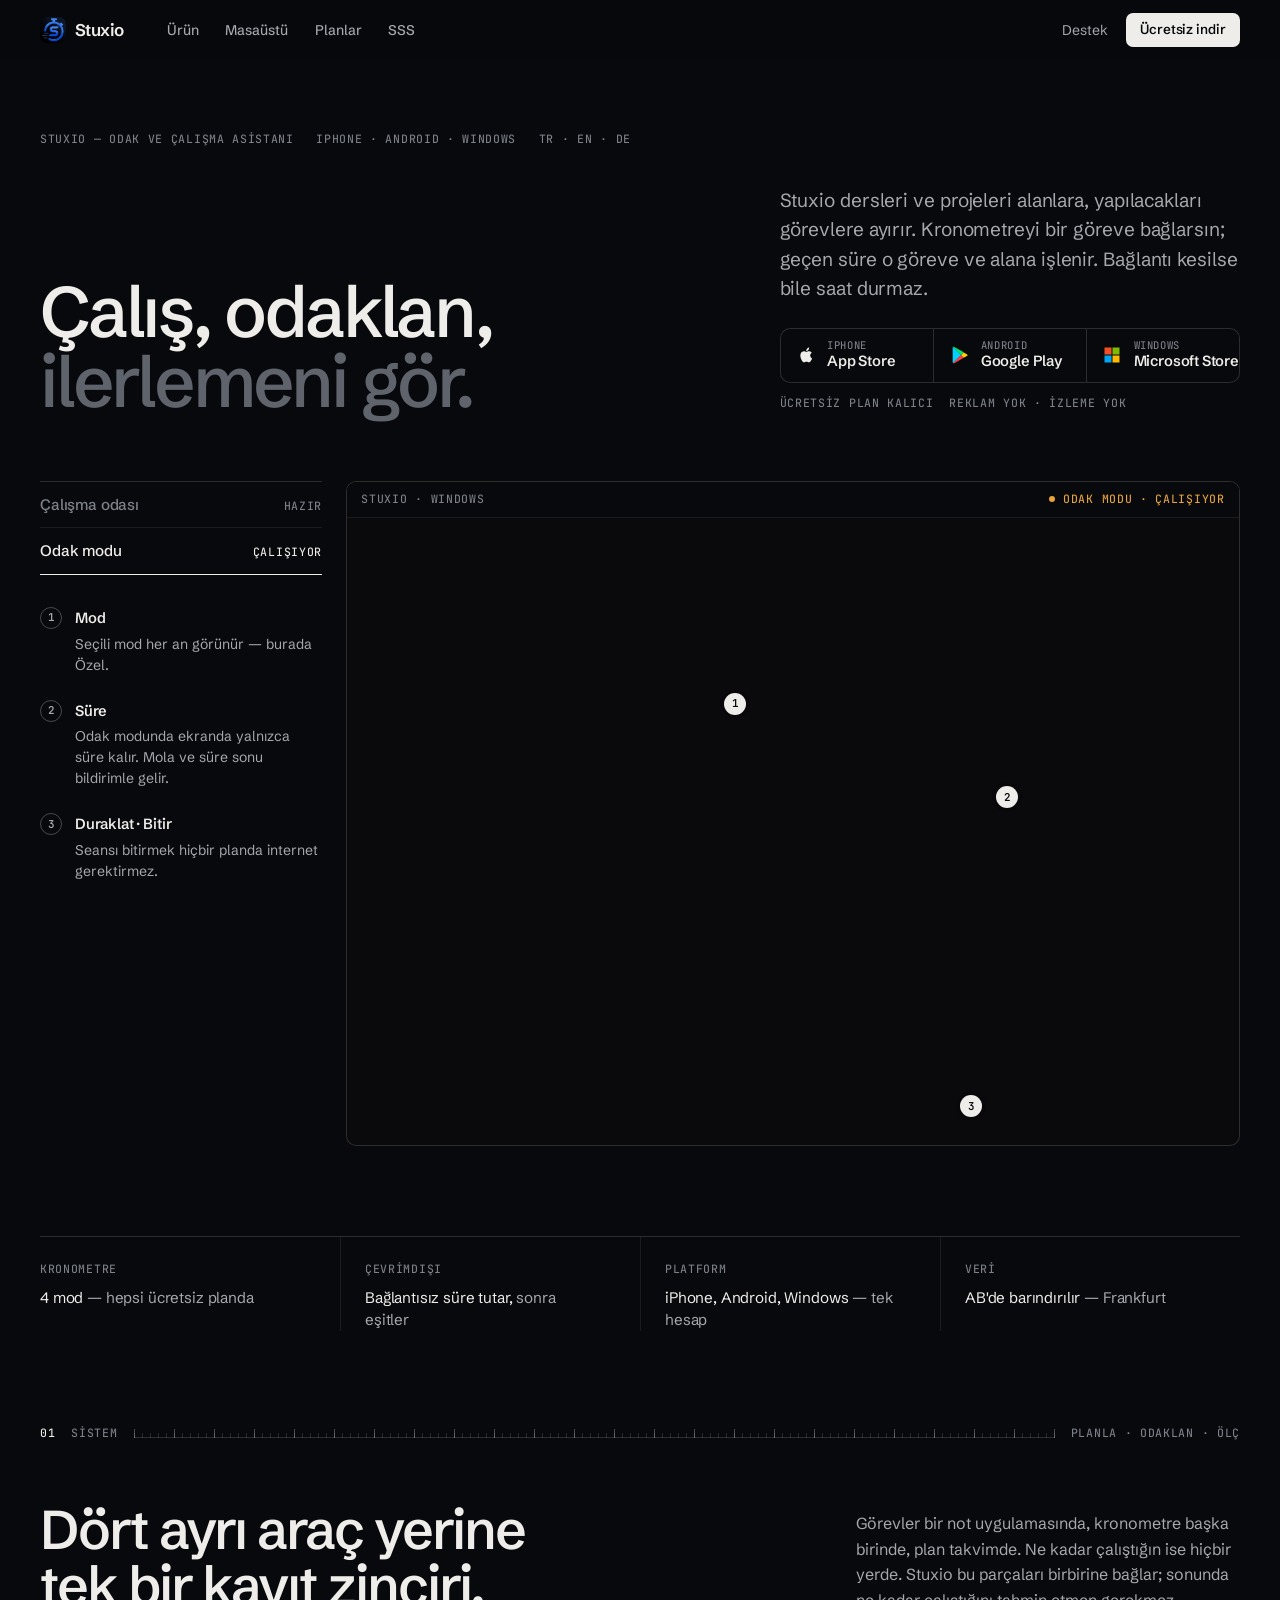
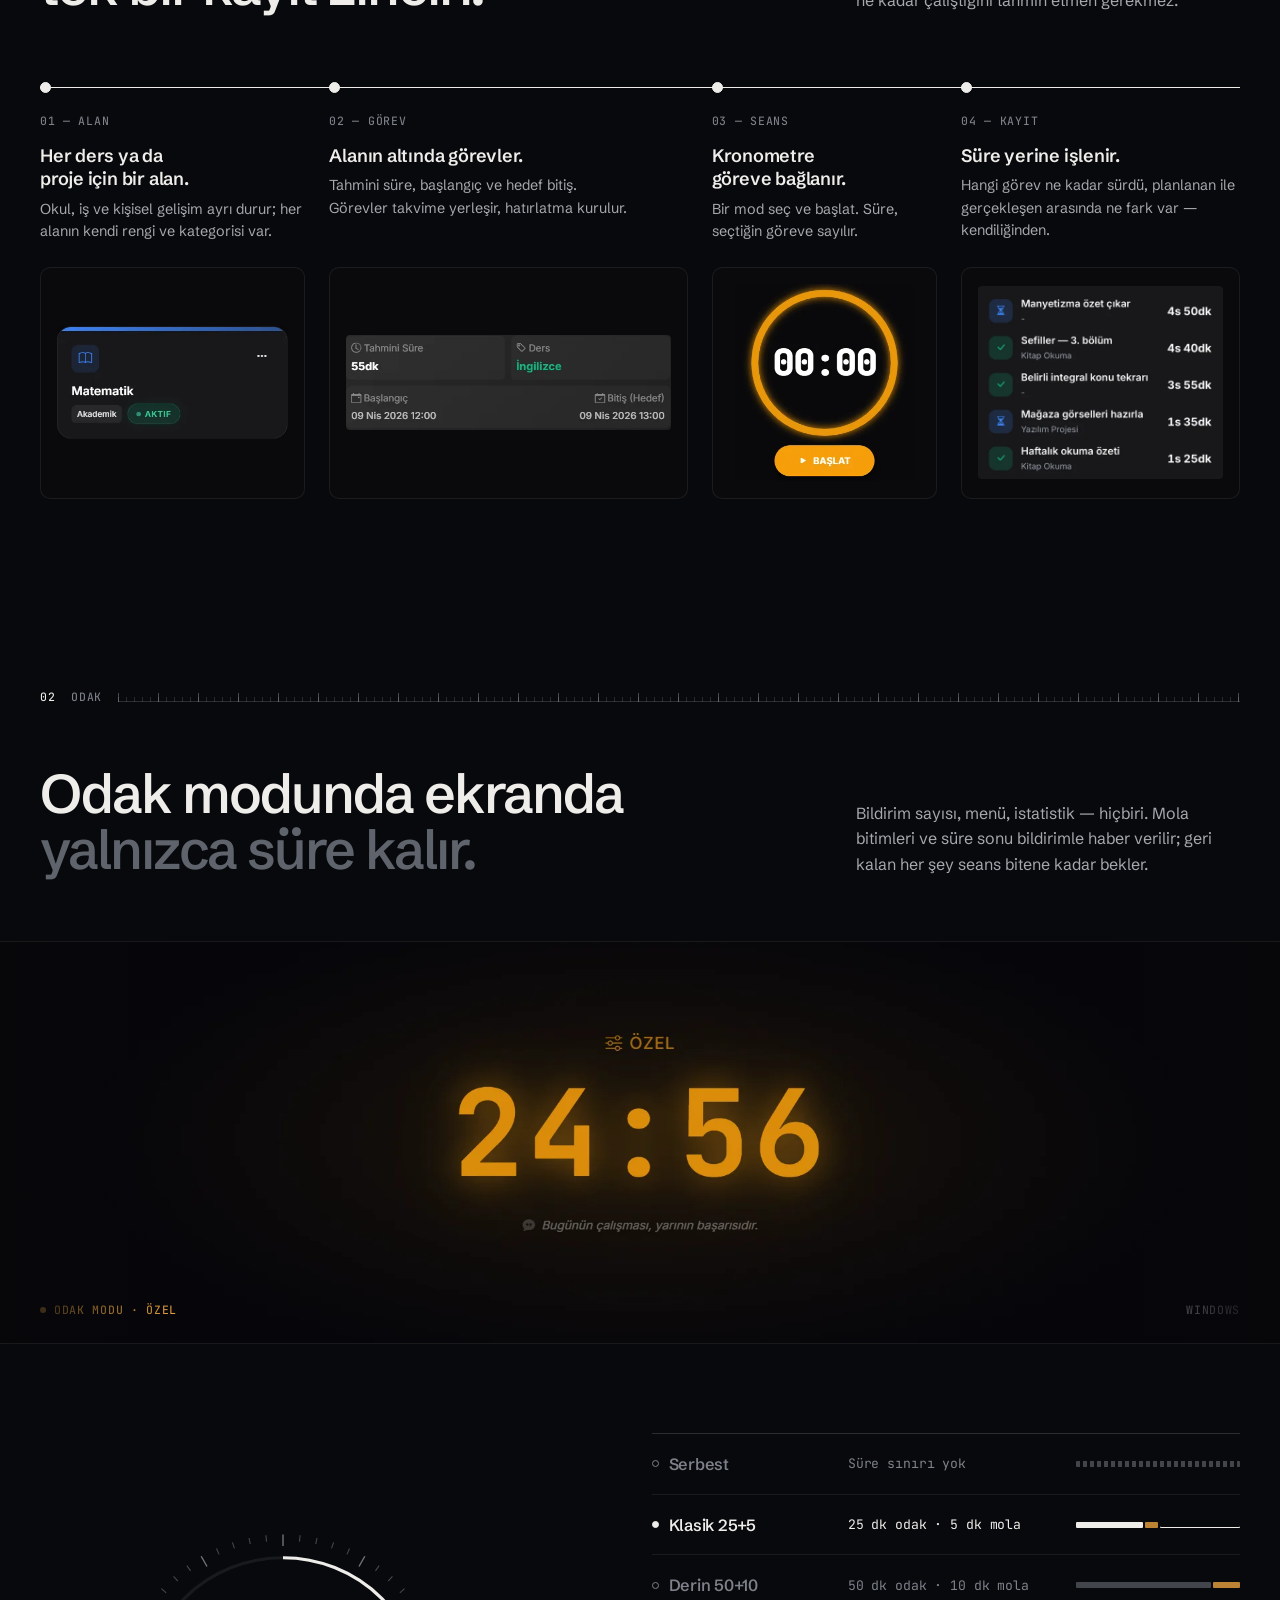
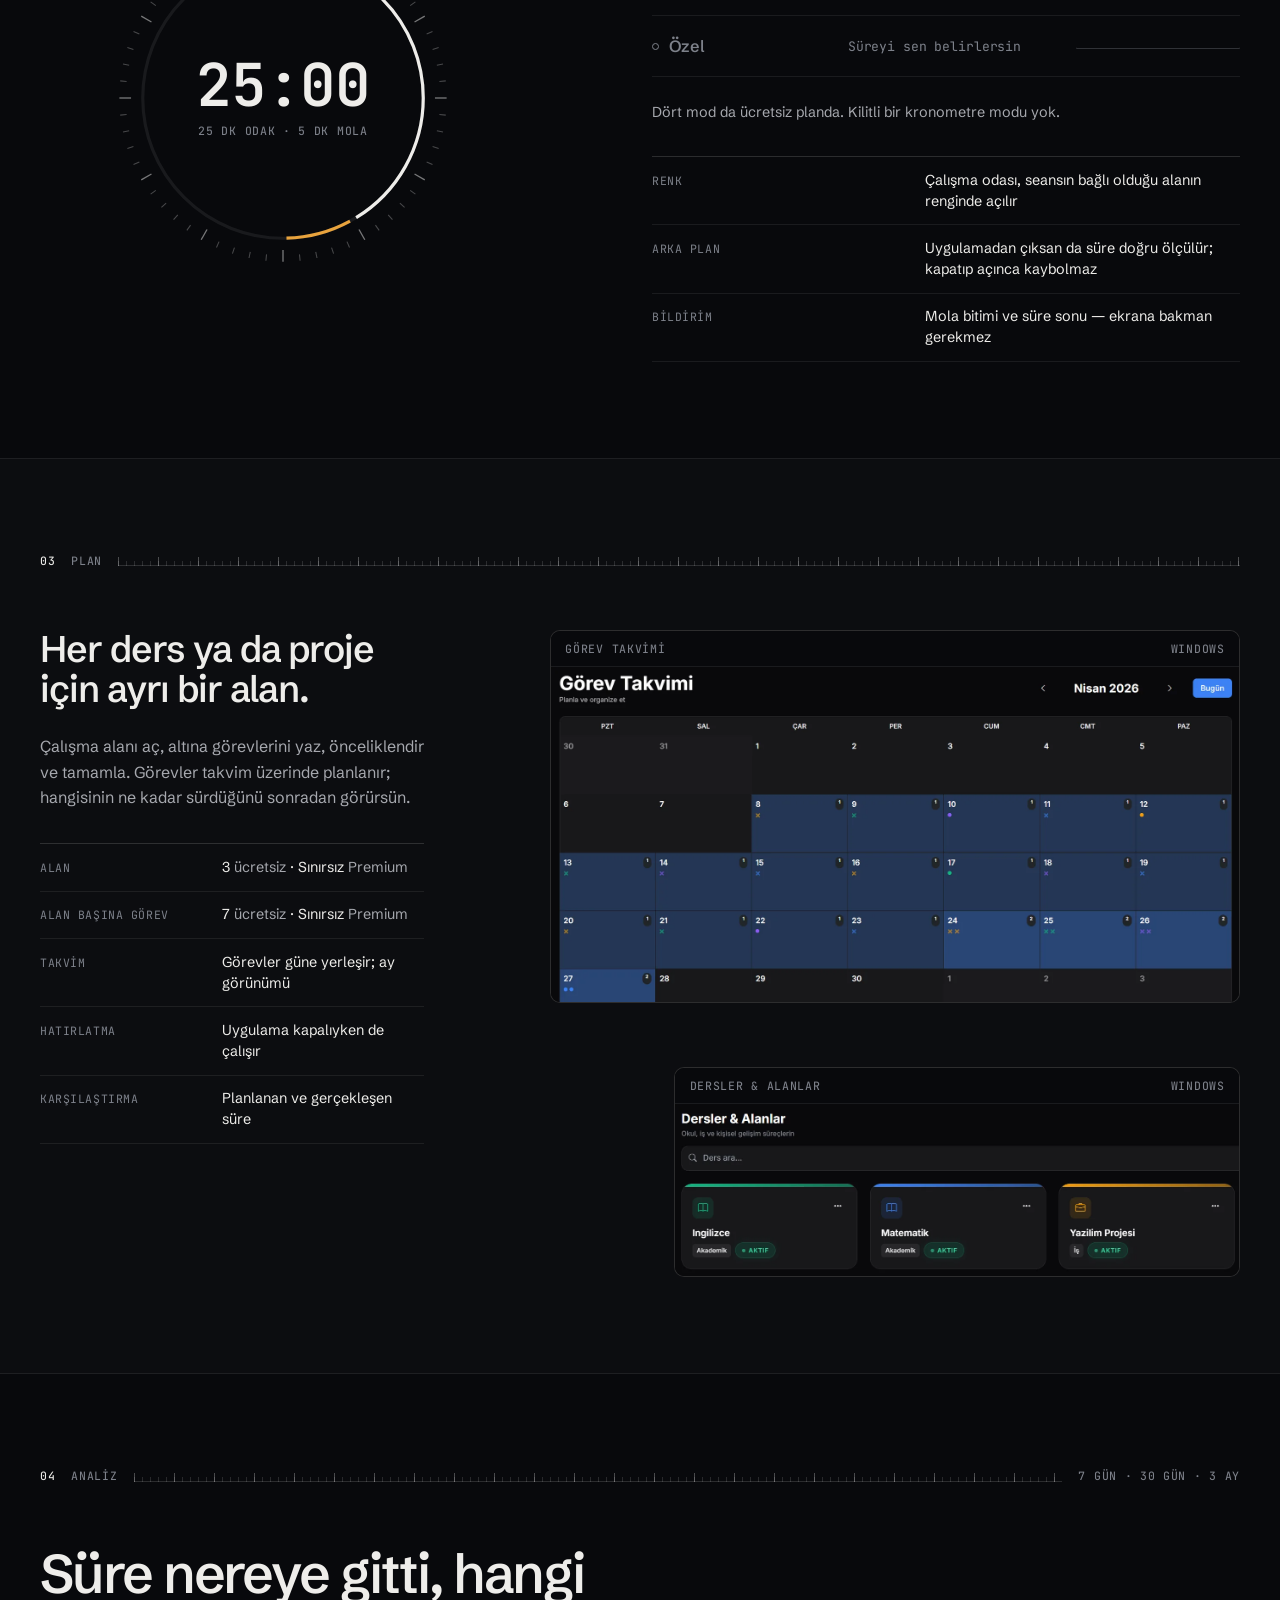
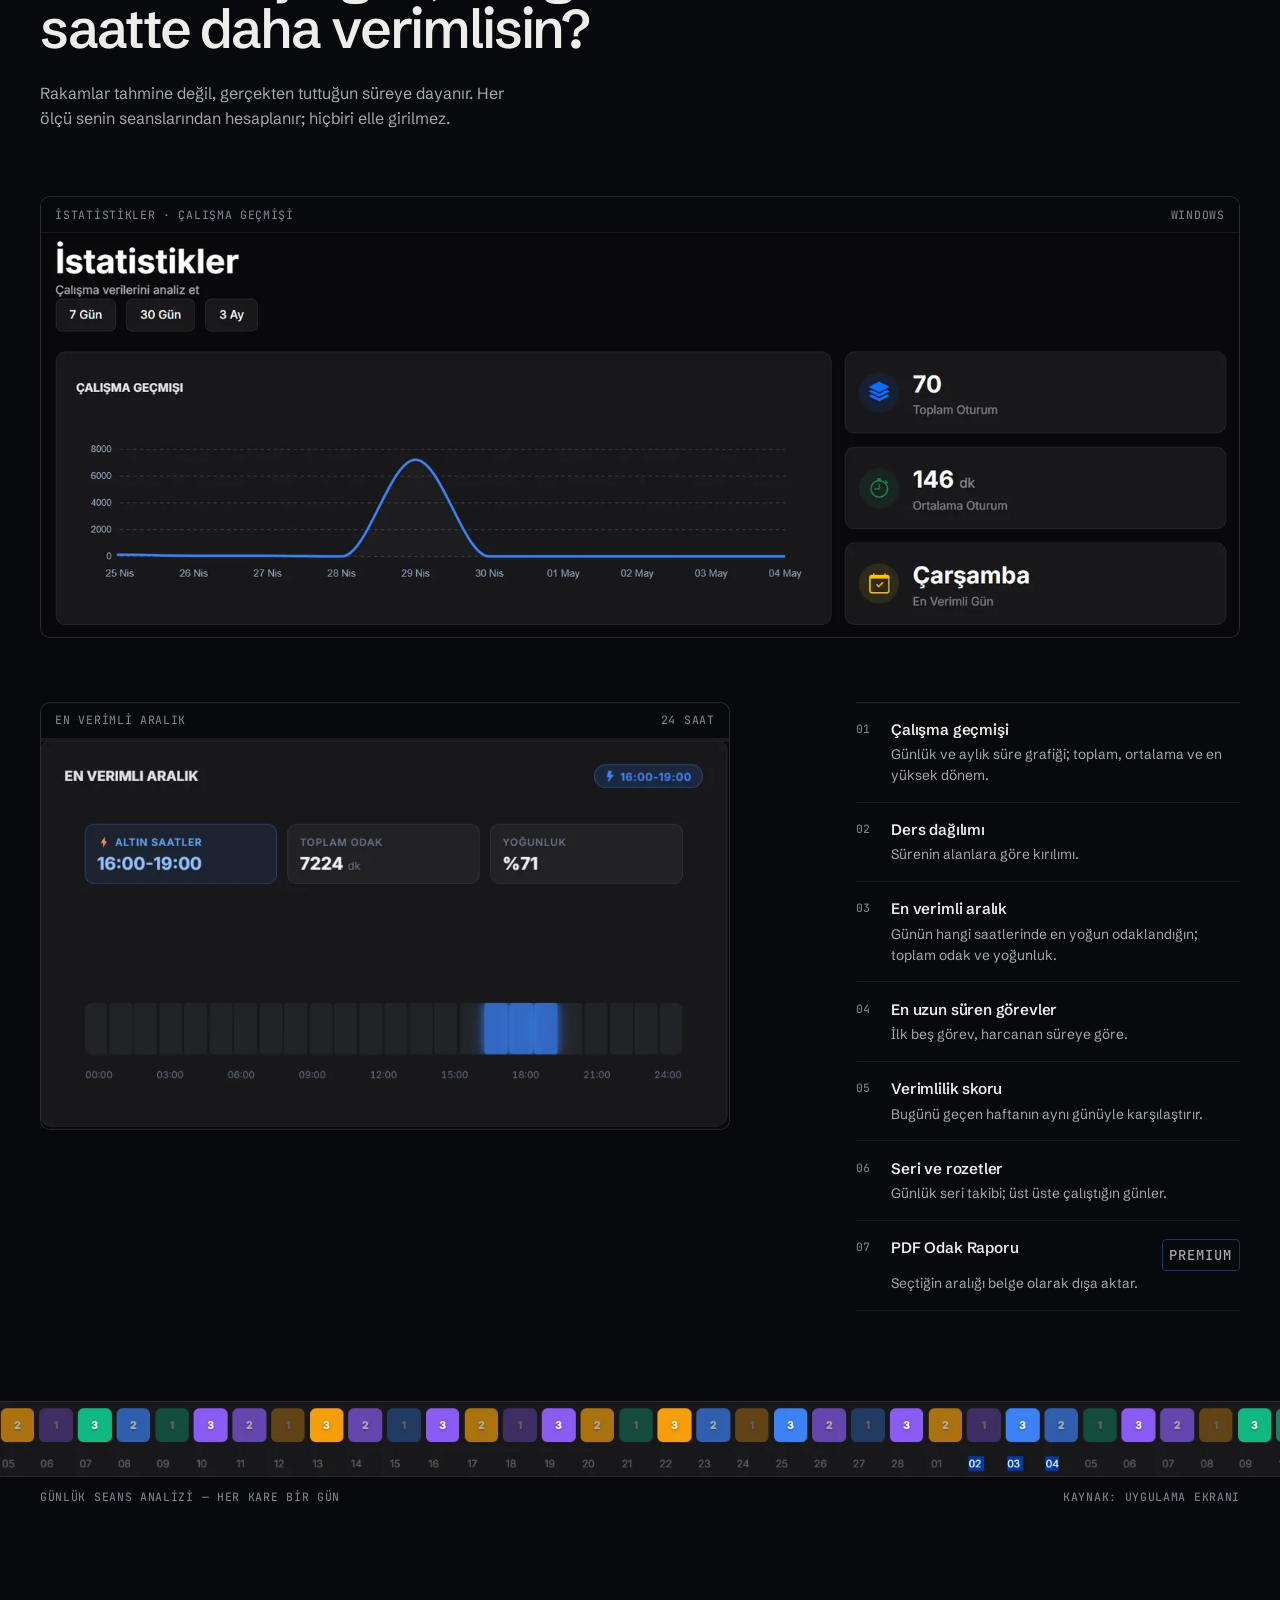
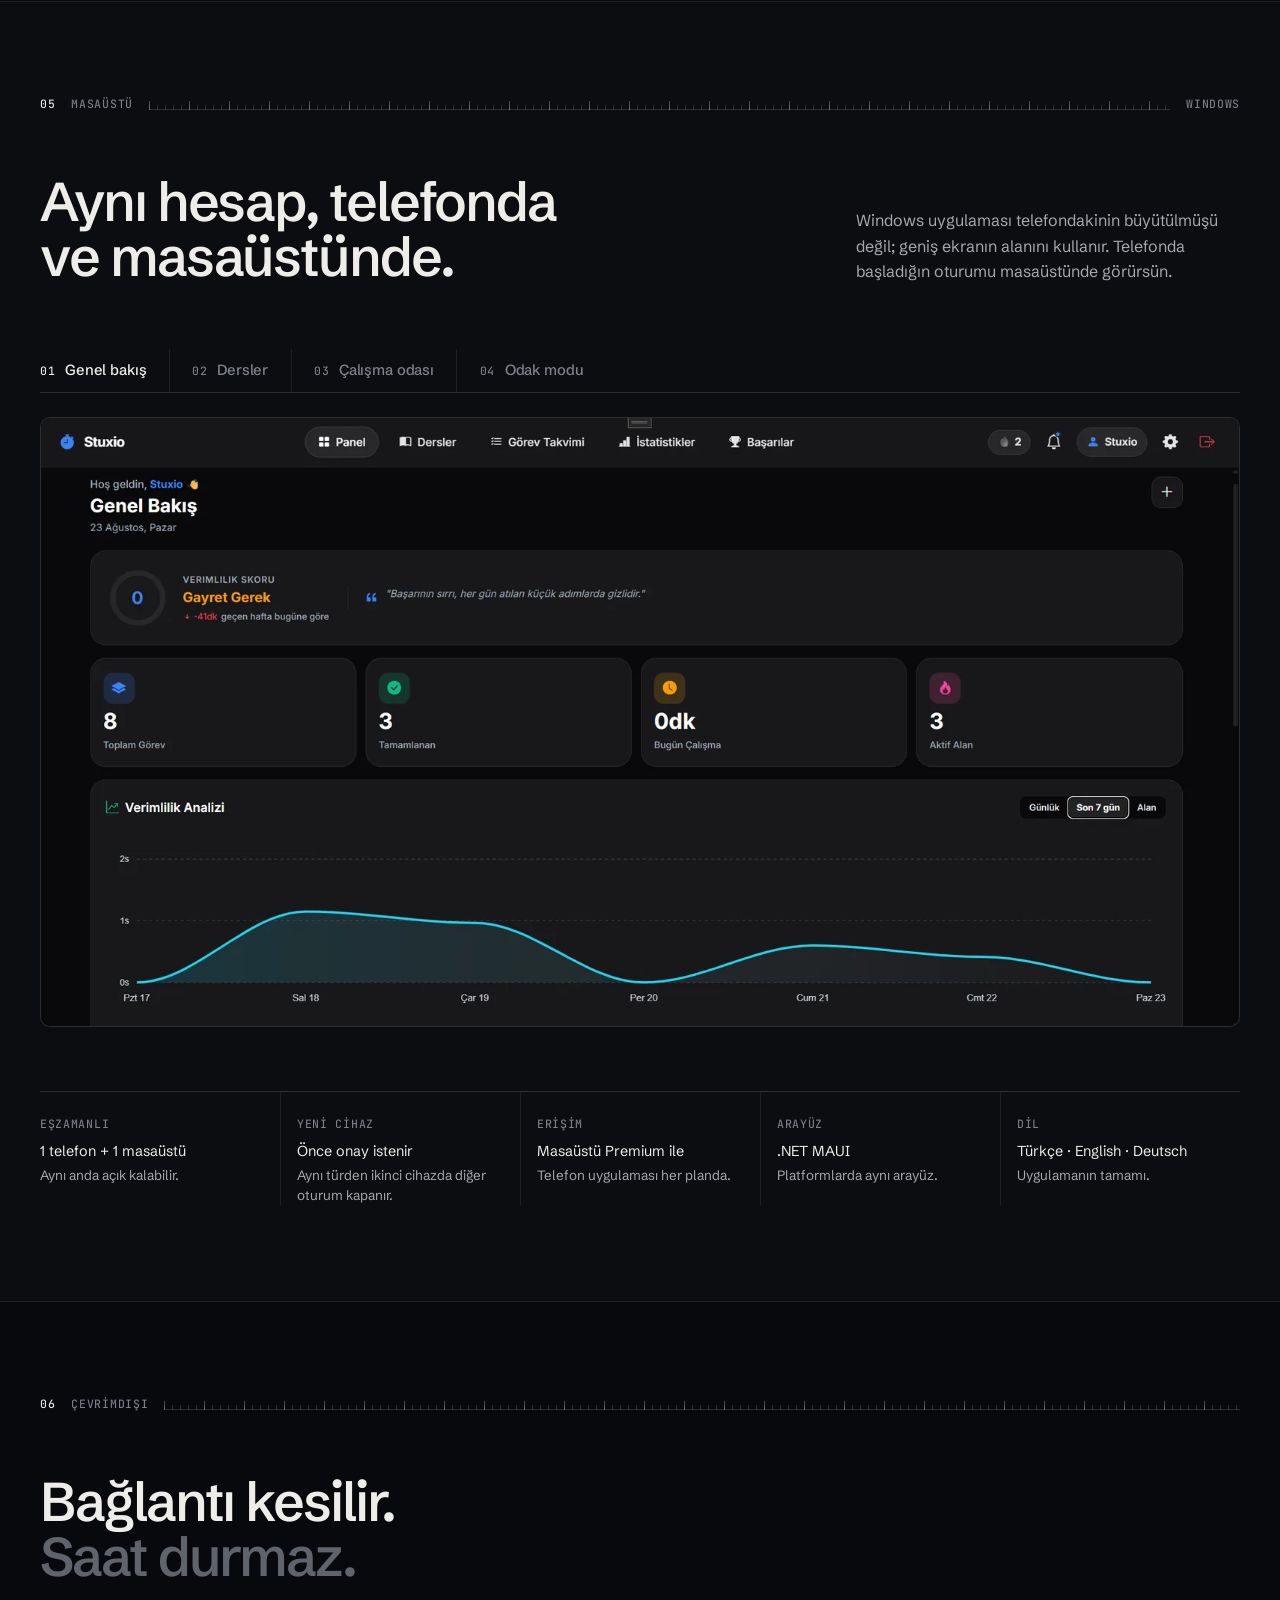
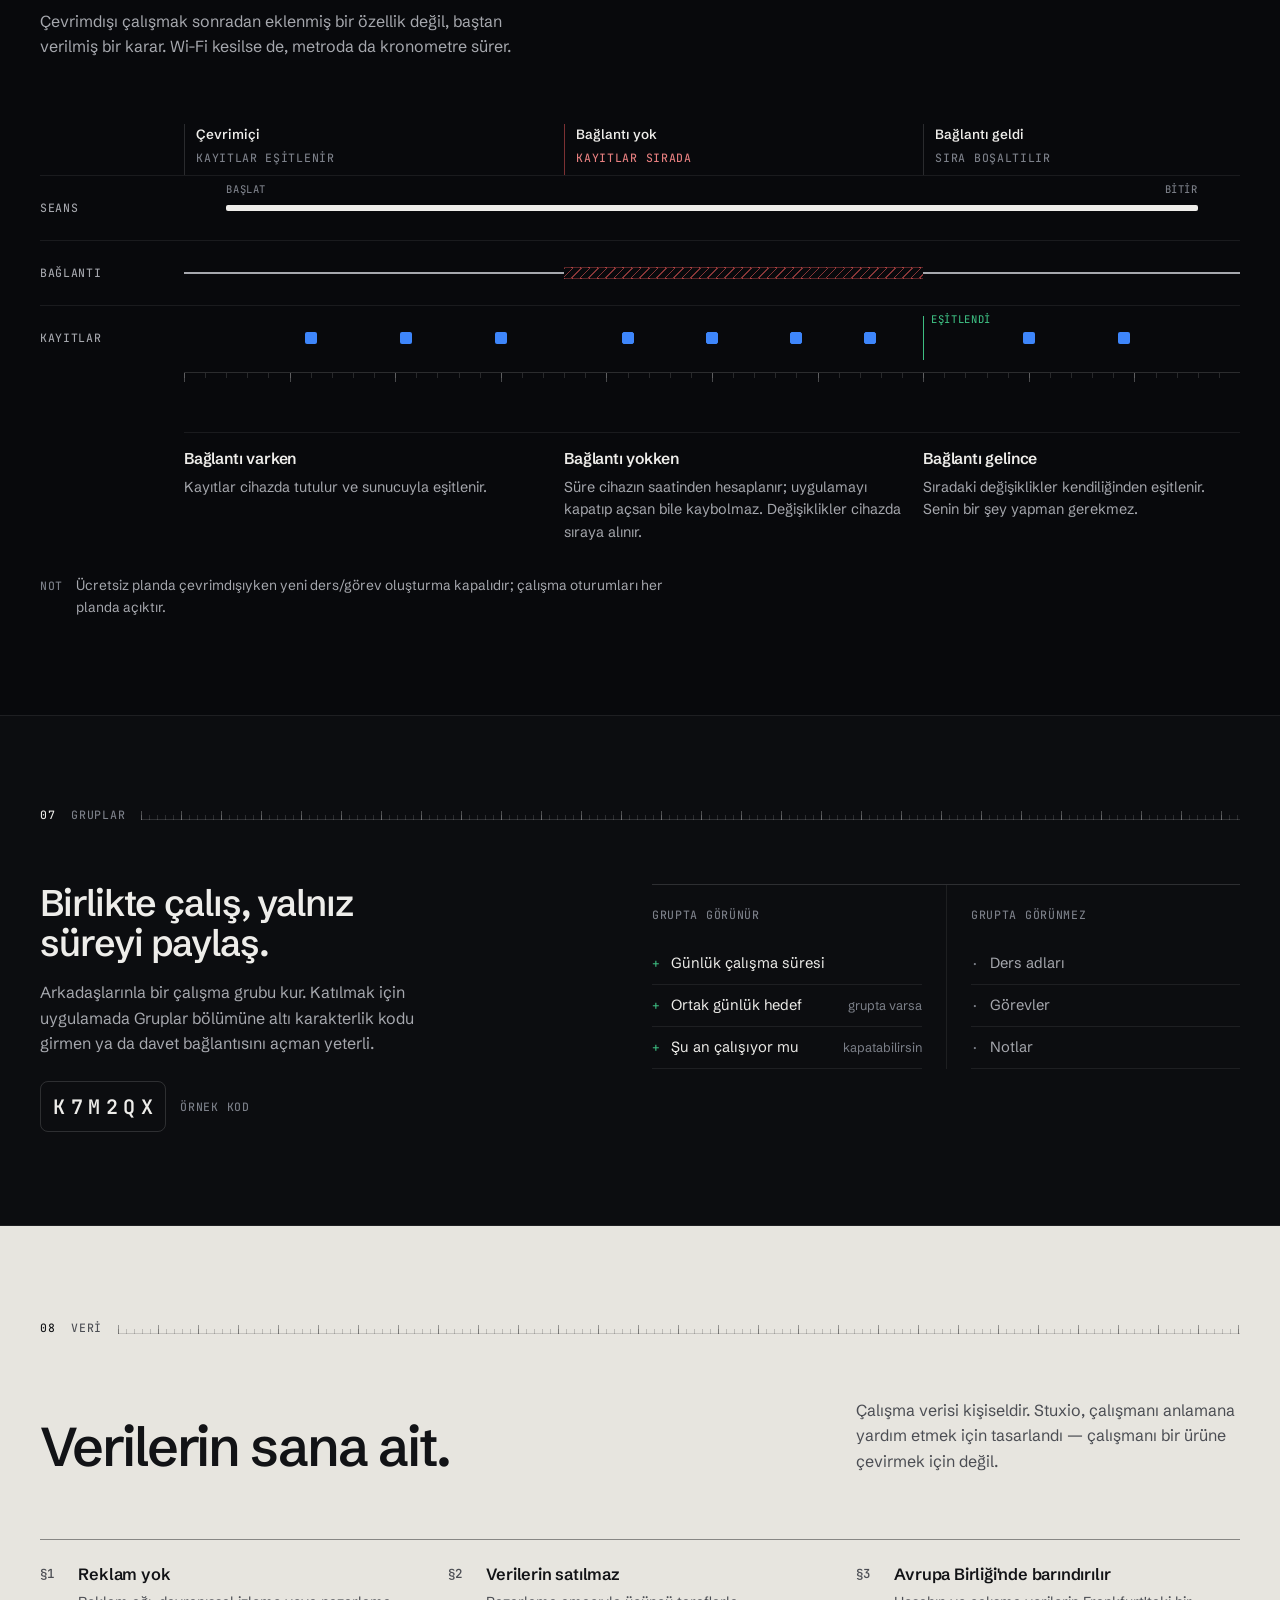
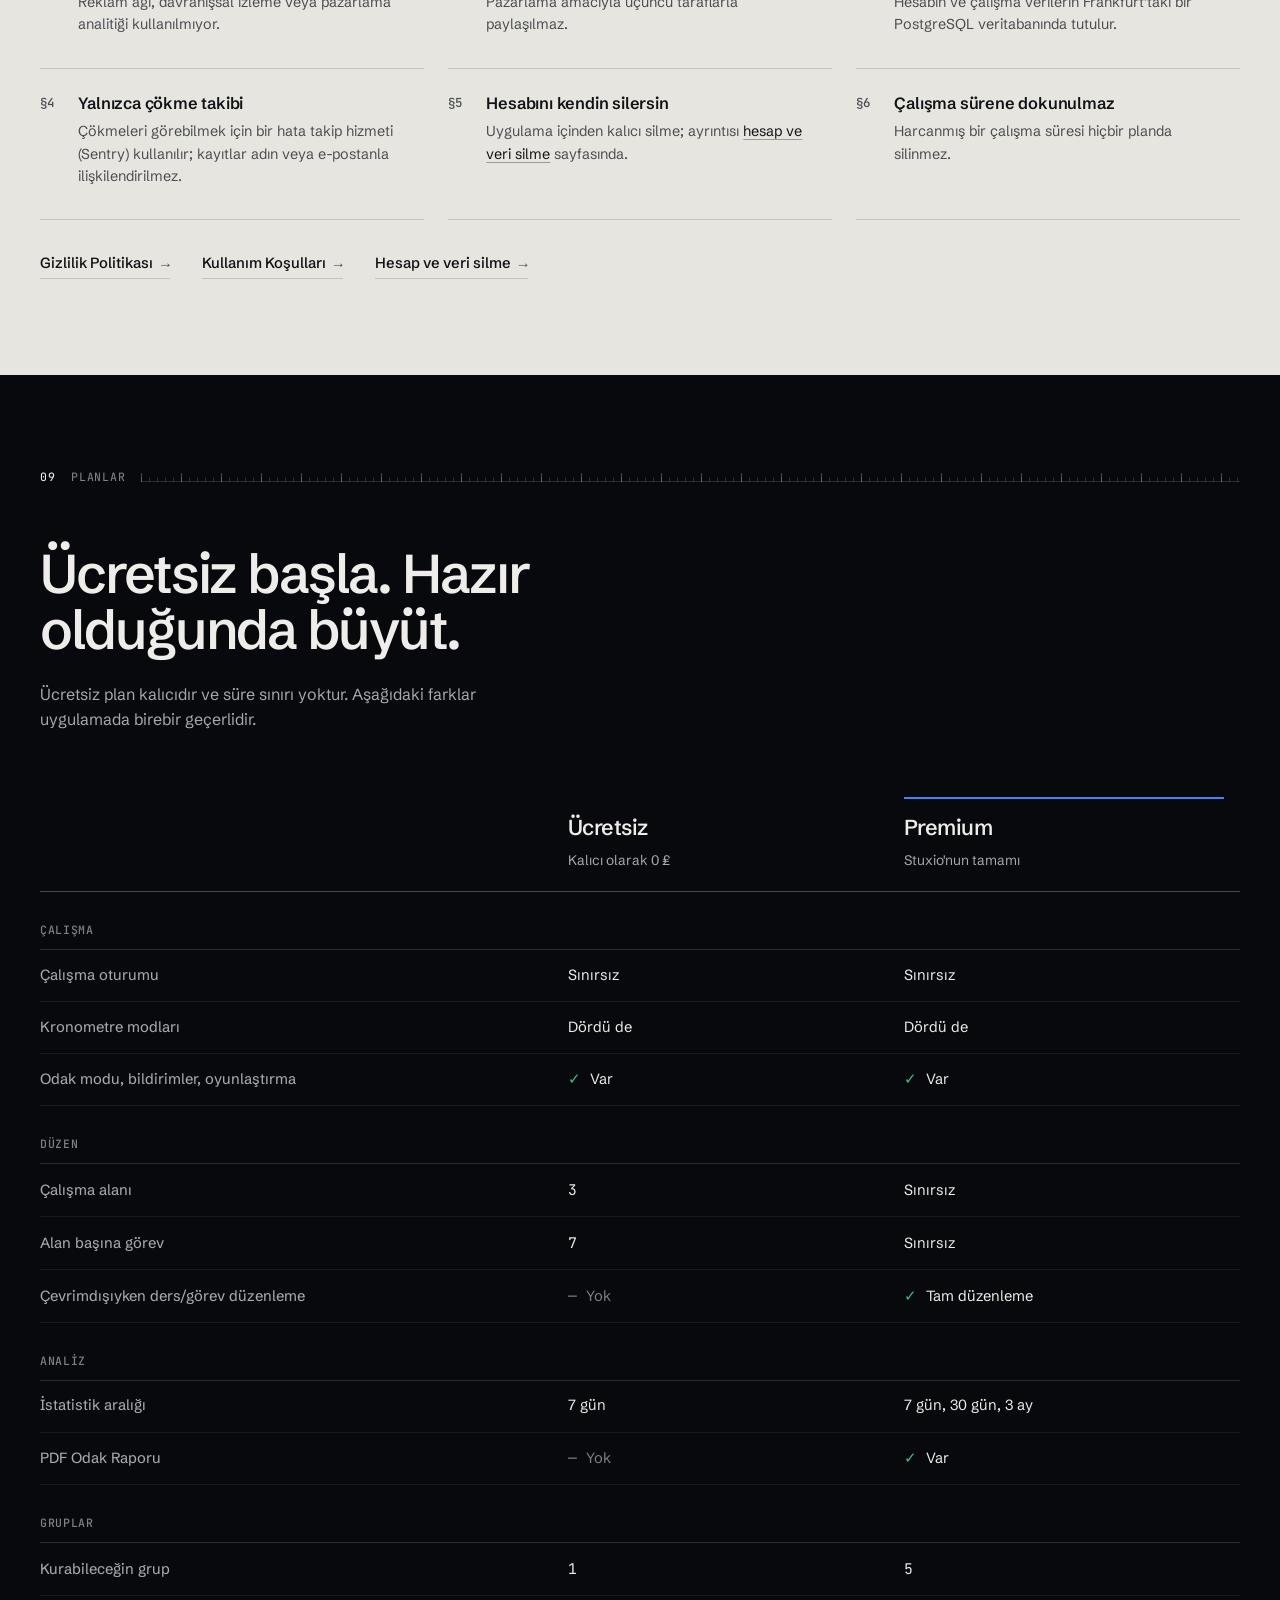
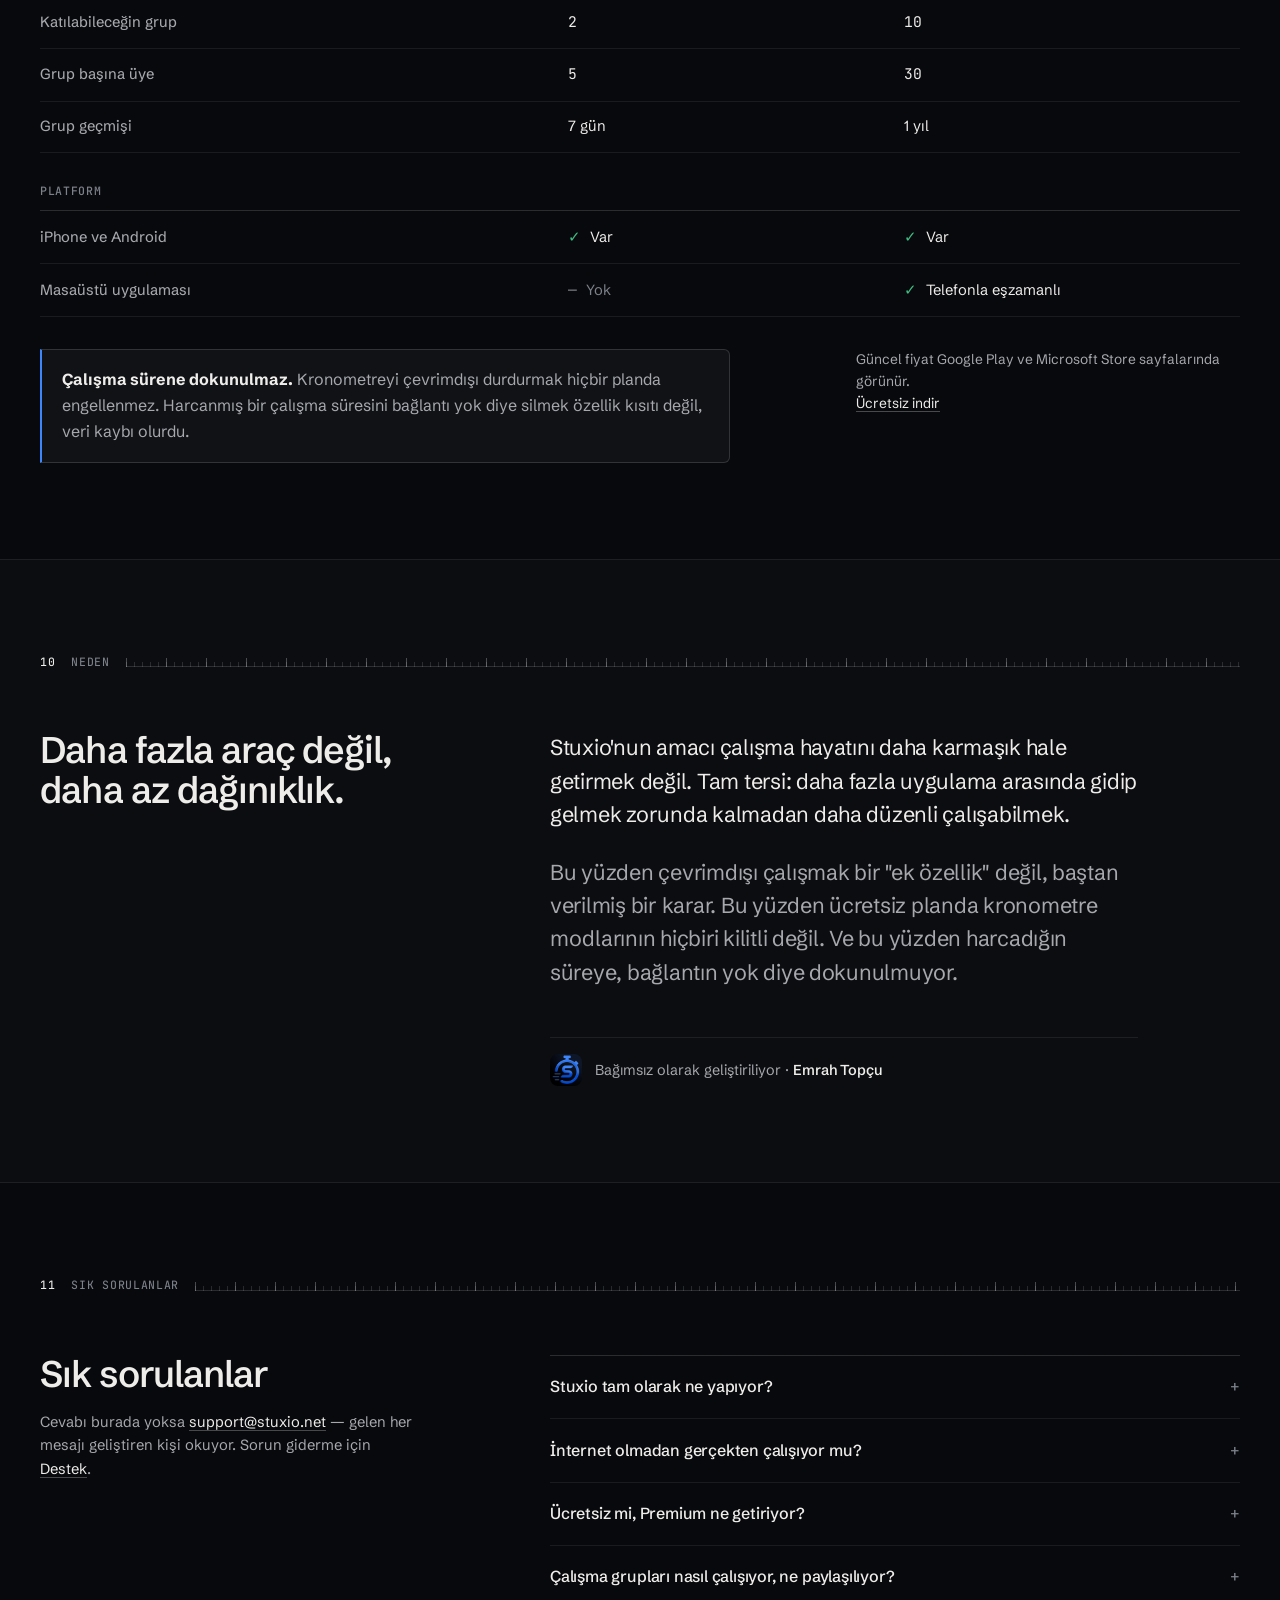
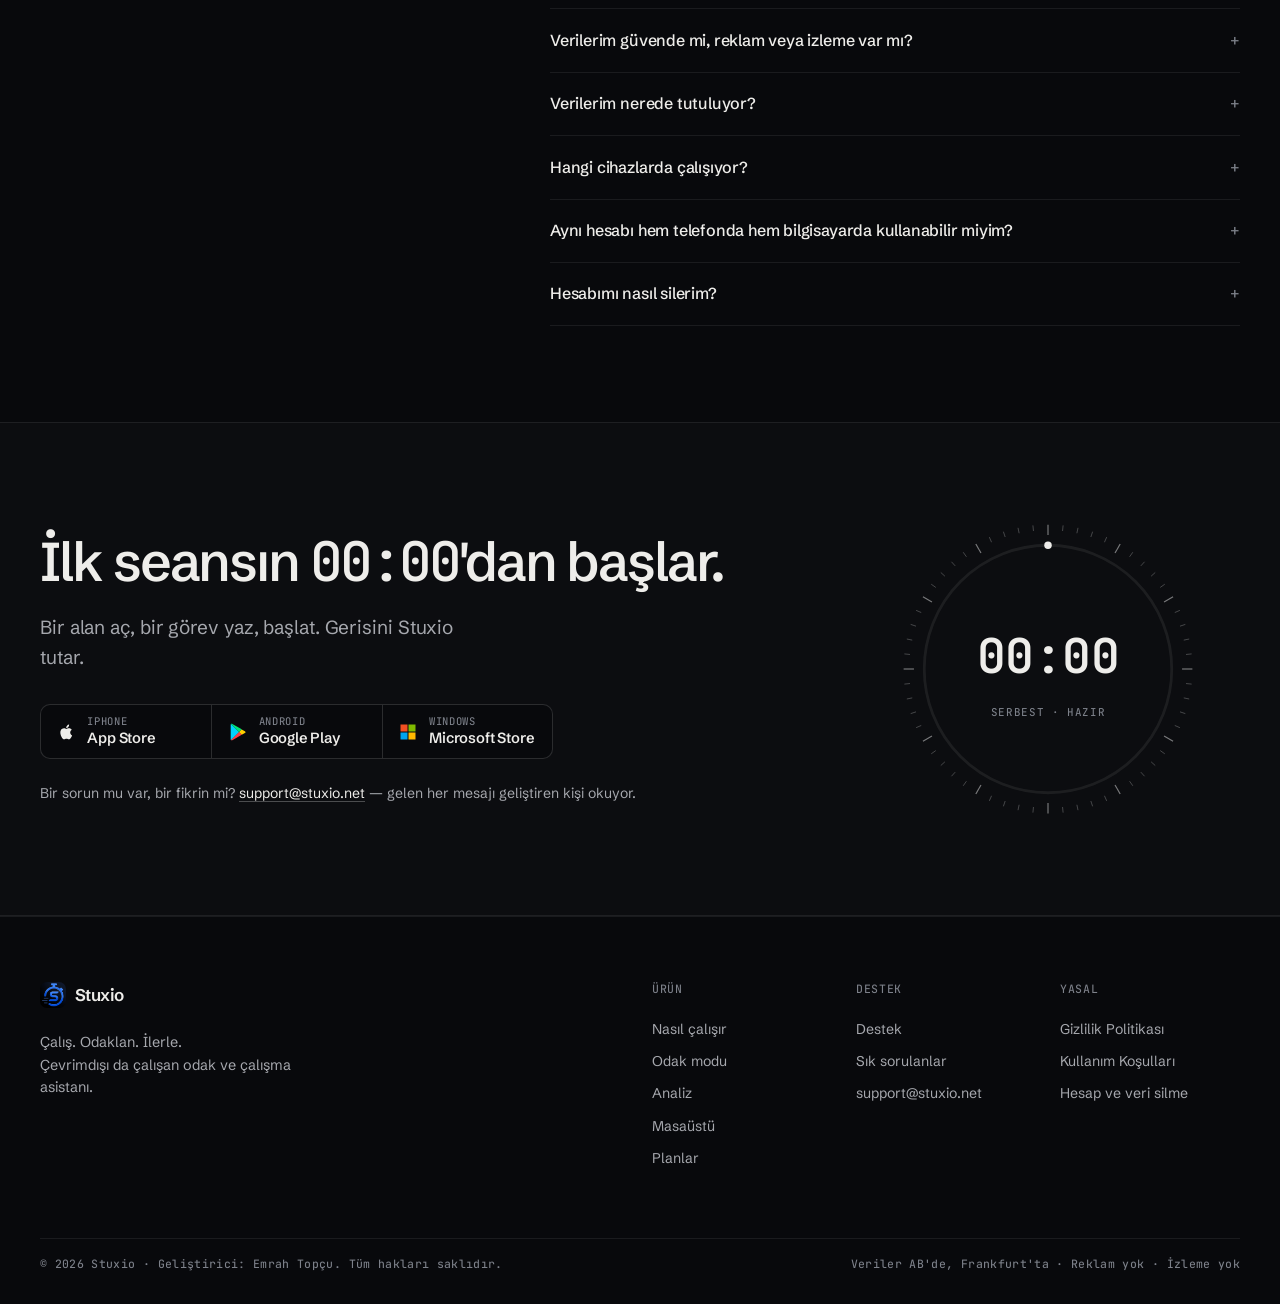
<file: index.html>
<!DOCTYPE html>
<html lang="tr">
<head>
<meta charset="UTF-8">
<meta name="viewport" content="width=device-width, initial-scale=1">
<title>Stuxio — Çevrimdışı da çalışan odak ve çalışma asistanı</title>
<meta name="description" content="Stuxio; ders planı, görev takibi, odak modu ve çalışma istatistiklerini tek uygulamada birleştirir. İnternet kesilse bile kronometre çalışmaya devam eder, veriler bağlantı gelince eşitlenir.">
<meta name="robots" content="index, follow">
<link rel="canonical" href="https://stuxio.net/">

<meta property="og:type" content="website">
<meta property="og:site_name" content="Stuxio">
<meta property="og:url" content="https://stuxio.net/">
<meta property="og:title" content="Stuxio — Çevrimdışı da çalışan odak ve çalışma asistanı">
<meta property="og:description" content="Ders planı, görev takibi, odak modu ve çalışma istatistikleri tek uygulamada. İnternet kesilse bile süren kaybolmaz.">
<meta property="og:locale" content="tr_TR">
<!-- Sosyal kart görseli 1200x630 YATAY olmalı. Burada eskiden 720x1379 dikey bir telefon
     ekranı vardı; summary_large_image bunu ya kötü kırpıyor ya küçük karta düşürüyordu. -->
<meta property="og:image" content="https://stuxio.net/assets/brand/og-cover.jpg">
<meta property="og:image:type" content="image/jpeg">
<meta property="og:image:width" content="1200">
<meta property="og:image:height" content="630">
<meta property="og:image:alt" content="Stuxio — çevrimdışı da çalışan odak ve çalışma asistanı">
<meta name="twitter:card" content="summary_large_image">

<!-- Site tek temali (koyu). Iki ayri theme-color KALDIRILDI: acik tema artik yok,
     media sorgulu ikinci deger tarayiciya yanlis zemin bildiriyordu. -->
<meta name="theme-color" content="#08090C">
<meta name="color-scheme" content="dark">

<link rel="icon" href="/favicon.ico" sizes="any">
<link rel="icon" type="image/png" sizes="192x192" href="/assets/brand/stuxio-icon-192.png">
<link rel="apple-touch-icon" href="/assets/brand/stuxio-icon-192.png">
<link rel="stylesheet" href="assets/site.css">
<!-- Yazı tipleri kendi sunucumuzda (assets/fonts). Önceden yüklenen iki dosya ilk
     ekranda kesin kullanılanlar; latin-ext (ğ ş İ) ihtiyaç olunca iner. -->
<link rel="preload" as="font" type="font/woff2" href="assets/fonts/schibsted-grotesk-latin.woff2" crossorigin>
<link rel="preload" as="font" type="font/woff2" href="assets/fonts/schibsted-grotesk-latin-ext.woff2" crossorigin>
<!-- Hero görseli sayfanın en büyük öğesi (LCP). Dar ekranda başka görsel
     gösteriliyor (<picture>); ön yükleme de ona göre ikiye ayrıldı. -->
<link rel="preload" as="image" href="assets/ui/oda-masaustu.webp" media="(min-width: 861px)" fetchpriority="high">
<link rel="preload" as="image" href="assets/ui/oda-telefon.webp" media="(max-width: 860px)" fetchpriority="high">

<!-- Yapılandırılmış veri. SSS maddeleri sayfadaki GÖRÜNÜR metinden üretildi:
     Google, şema ile sayfa içeriğinin birebir eşleşmesini şart koşuyor. SSS değişirse
     burası da değişmeli. -->
<script type="application/ld+json">
{
  "@context": "https://schema.org",
  "@type": "SoftwareApplication",
  "name": "Stuxio",
  "applicationCategory": "ProductivityApplication",
  "operatingSystem": "iOS, Android, Windows",
  "description": "Ders planı, görev takibi, odak kronometresi, çalışma grupları ve çalışma istatistiklerini tek akışta birleştiren, çevrimdışı da çalışan odak asistanı.",
  "inLanguage": ["tr", "en", "de"],
  "url": "https://stuxio.net/",
  "downloadUrl": [
    "https://apps.apple.com/app/id6806873464",
    "https://play.google.com/store/apps/details?id=com.studytime.desktopclient",
    "https://apps.microsoft.com/detail/9MWC4B942CZ6"
  ],
  "author": { "@type": "Person", "name": "Emrah Topçu" }
}
</script>
<script type="application/ld+json">
{
  "@context": "https://schema.org",
  "@graph": [
    {
      "@type": "Organization",
      "@id": "https://stuxio.net/#org",
      "name": "Stuxio",
      "url": "https://stuxio.net/",
      "logo": "https://stuxio.net/assets/brand/stuxio-icon-512.png",
      "email": "support@stuxio.net",
      "founder": {
        "@type": "Person",
        "name": "Emrah Topçu"
      }
    },
    {
      "@type": "WebSite",
      "@id": "https://stuxio.net/#site",
      "url": "https://stuxio.net/",
      "name": "Stuxio",
      "inLanguage": "tr-TR",
      "publisher": {
        "@id": "https://stuxio.net/#org"
      }
    },
    {
      "@type": "FAQPage",
      "@id": "https://stuxio.net/#sss",
      "mainEntity": [
        {
          "@type": "Question",
          "name": "Stuxio tam olarak ne yapıyor?",
          "acceptedAnswer": {
            "@type": "Answer",
            "text": "Çalışma alanlarını, görevleri, odak kronometresini ve çalışma istatistiklerini tek uygulamada birleştirir. Bir alan açar, altına görevlerini yazar, kronometreyi o göreve bağlarsın; harcadığın süre doğrudan ilgili göreve ve alana işlenir."
          }
        },
        {
          "@type": "Question",
          "name": "İnternet olmadan gerçekten çalışıyor mu?",
          "acceptedAnswer": {
            "@type": "Answer",
            "text": "Evet. Kronometre cihazın saatinden hesaplandığı için bağlantı olmadan da doğru sürer ve uygulama kapatılıp açılsa bile süre kaybolmaz. Kayıtlar cihazda saklanır, bağlantı gelince sunucuyla eşitlenir. Ücretsiz planda çevrimdışıyken yeni ders/görev oluşturma kapalıdır; çalışma oturumları her planda açıktır."
          }
        },
        {
          "@type": "Question",
          "name": "Ücretsiz mi, Premium ne getiriyor?",
          "acceptedAnswer": {
            "@type": "Answer",
            "text": "Ücretsiz plan kalıcıdır ve süre sınırı yoktur: sınırsız çalışma oturumu, tüm kronometre modları, odak modu, bildirimler, 3 çalışma alanı, alan başına 7 görev ve 7 günlük istatistik. Premium; sınırsız alan ve görev, 30 gün ile 3 aylık istatistik aralıkları, çevrimdışıyken tam düzenleme ve masaüstü uygulaması ekler."
          }
        },
        {
          "@type": "Question",
          "name": "Çalışma grupları nasıl çalışıyor, ne paylaşılıyor?",
          "acceptedAnswer": {
            "@type": "Answer",
            "text": "Bir grup kurar ya da altı karakterlik kodla arkadaşının grubuna katılırsın; gruptaki herkesin günlük süresini ve kimin o an çalıştığını görürsün. Grupta yalnız SÜRE paylaşılır: ders adların, görev başlıkların ve notların gruba hiç gönderilmez, bu sınır sunucu tarafında uygulanır. “Şu an çalışıyor” bilgisini istediğin an kapatabilirsin. Gruplar keşfedilemez; yalnız kodu ya da bağlantıyı bilen katılabilir."
          }
        },
        {
          "@type": "Question",
          "name": "Verilerim güvende mi, reklam veya izleme var mı?",
          "acceptedAnswer": {
            "@type": "Answer",
            "text": "Reklam ağı, davranışsal izleme veya pazarlama analitiği kullanılmıyor ve verilerin satılmıyor. Yalnızca uygulamanın çökmelerini tespit edebilmek için bir hata takip hizmeti (Sentry) kullanılıyor; bu kayıtlar adın veya e-posta adresinle ilişkilendirilmez. Ayrıntı için Gizlilik Politikası."
          }
        },
        {
          "@type": "Question",
          "name": "Verilerim nerede tutuluyor?",
          "acceptedAnswer": {
            "@type": "Answer",
            "text": "Hesabın ve çalışma verilerin Avrupa Birliği'nde (Frankfurt) barındırılan bir PostgreSQL veritabanında, cihazındaki kopya ise uygulamanın kendi yerel deposunda tutulur."
          }
        },
        {
          "@type": "Question",
          "name": "Hangi cihazlarda çalışıyor?",
          "acceptedAnswer": {
            "@type": "Answer",
            "text": "iPhone (App Store), Android (Google Play) ve Windows (Microsoft Store). Uygulama .NET MAUI tabanlıdır ve platformlarda aynı arayüzü kullanır. Türkçe, İngilizce ve Almanca dil desteği vardır."
          }
        },
        {
          "@type": "Question",
          "name": "Aynı hesabı hem telefonda hem bilgisayarda kullanabilir miyim?",
          "acceptedAnswer": {
            "@type": "Answer",
            "text": "Evet — aynı anda bir telefon ve bir masaüstü oturumu açık kalabilir. Aynı türden ikinci bir cihazdan giriş yapılırsa önce onay istenir, onaylarsan diğer cihazdaki oturum kapanır. Masaüstü uygulaması Premium gerektirir."
          }
        },
        {
          "@type": "Question",
          "name": "Hesabımı nasıl silerim?",
          "acceptedAnswer": {
            "@type": "Answer",
            "text": "Uygulama içinden Profil ekranındaki “Hesabı sil” adımıyla ya da bize e-posta göndererek. Süreç ve silinen veriler: Hesap ve veri silme."
          }
        }
      ]
    }
  ]
}
</script>
</head>
<body>
<a class="skip-link" href="#main">İçeriğe geç</a>

<header class="site-nav">
  <div class="container inner">
    <a class="brand" href="/">
      <img class="brand-mark" src="assets/brand/stuxio-icon-96.png" width="26" height="26" alt="">
      <span>Stuxio</span>
    </a>

    <nav class="nav-links" id="nav-menu" aria-label="Ana menü">
      <a href="#nasil">Ürün</a>
      <a href="#masaustu">Masaüstü</a>
      <a href="#planlar">Planlar</a>
      <a href="#sss">SSS</a>
      <a class="nav-mobile-only" href="destek">Destek</a>
    </nav>

    <div class="nav-right">
      <a class="nav-quiet" href="destek">Destek</a>
      <a class="btn btn-primary btn-sm" href="#indir">Ücretsiz indir</a>
      <button class="nav-toggle" type="button" data-nav-toggle
              aria-expanded="false" aria-controls="nav-menu" aria-label="Menüyü aç">
        <span></span>
      </button>
    </div>
  </div>
  <span class="nav-progress" data-progress aria-hidden="true"></span>
</header>

<main id="main">

  <!-- ── Hero ─────────────────────────────────────────────────────────────
       Üstte ne olduğu (başlık) ve neden önemli olduğu (sağdaki paragraf); altta
       ürünün kendisi. Görsel GERÇEK ekran görüntüsünden kırpıldı (bkz.
       scripts/urun-gorselleri.py); iki durum aynı kutuyla kırpıldığı için geçişte
       öğeler yerinde kalıyor. İşaretçi konumları (--x/--y) kırpıma göre yüzde:
       kırpım değişirse bunlar da değişmeli. -->
  <section class="hero">
    <div class="wrap">
      <p class="hero-meta">
        <span class="t-meta"><span lang="en">Stuxio</span> — odak ve çalışma asistanı</span>
        <span class="t-meta hide-sm" lang="en">iPhone · Android · Windows</span>
        <span class="t-meta hide-sm">TR · EN · DE</span>
      </p>

      <div class="g12 hero-head">
        <h1>Çalış, odaklan, <span class="dim">ilerlemeni gör.</span></h1>

        <div class="hero-aside">
          <p class="t-lead">
            Stuxio dersleri ve projeleri alanlara, yapılacakları görevlere ayırır.
            Kronometreyi bir göreve bağlarsın; geçen süre o göreve ve alana işlenir.
            Bağlantı kesilse bile saat durmaz.
          </p>

          <!-- Üç mağaza da YAYINDA (iOS 5 Eyl 2026'da onaylandı).
               ⚠️ Bir mağazanın durumu değişirse BURASI TEK BAŞINA YETMEZ: aynı olgu
               SoftwareApplication şemasında (operatingSystem + downloadUrl), FAQPage
               JSON-LD'sinde, görünür SSS metninde ve hero künyesinde de duruyor.
               Hepsini birden güncelle; Google şema ile sayfa içeriğinin birebir
               eşleşmesini şart koşuyor.
               ⚠️ Bu blok kapanış bölümünde İKİNCİ KEZ tekrarlanıyor — id="indir" YALNIZ
               burada; ikisini birden güncelle. -->
          <div class="stores" id="indir">
            <a class="store" href="https://apps.apple.com/app/id6806873464" target="_blank" rel="noopener"
               aria-label="Stuxio'yu App Store'dan indir">
              <svg viewBox="0 0 24 24" aria-hidden="true" focusable="false">
                <path fill="currentColor" d="M17.05 12.54c-.02-2.2 1.8-3.26 1.88-3.31-1.02-1.5-2.62-1.7-3.19-1.72-1.36-.14-2.65.8-3.34.8-.69 0-1.75-.78-2.88-.76-1.48.02-2.85.86-3.61 2.18-1.54 2.67-.39 6.62 1.11 8.79.73 1.06 1.6 2.25 2.74 2.21 1.1-.05 1.51-.71 2.84-.71 1.32 0 1.7.71 2.86.69 1.18-.02 1.93-1.08 2.65-2.15.84-1.23 1.18-2.42 1.2-2.48-.03-.01-2.29-.88-2.31-3.49zM14.88 5.9c.6-.74 1.01-1.76.9-2.78-.87.04-1.93.58-2.56 1.31-.56.65-1.06 1.69-.92 2.68.97.08 1.97-.49 2.58-1.21z"/>
              </svg>
              <span><small lang="en">iPhone</small><strong>App Store</strong></span>
            </a>
            <a class="store" href="https://play.google.com/store/apps/details?id=com.studytime.desktopclient" target="_blank" rel="noopener"
               aria-label="Stuxio'yu Google Play'den indir">
              <svg viewBox="0 0 24 24" aria-hidden="true" focusable="false">
                <path fill="#00D2FF" d="M3.6 2.3c-.24.25-.38.64-.38 1.15v17.1c0 .51.14.9.38 1.15l.06.05 9.58-9.58v-.23L3.66 2.25l-.06.05z"/>
                <path fill="#FFCE00" d="M16.4 15.4l-3.16-3.17v-.23l3.17-3.17.07.04 3.78 2.15c1.08.61 1.08 1.62 0 2.24l-3.78 2.15-.08.04z"/>
                <path fill="#FF3A44" d="M16.47 15.36L13.24 12.1 3.6 21.7c.36.38.94.42 1.6.05l11.27-6.4z"/>
                <path fill="#00E676" d="M16.47 8.83L5.2 2.44c-.66-.38-1.24-.33-1.6.05l9.64 9.61 3.23-3.27z"/>
              </svg>
              <span><small lang="en">Android</small><strong>Google Play</strong></span>
            </a>
            <a class="store" href="https://apps.microsoft.com/detail/9MWC4B942CZ6" target="_blank" rel="noopener"
               aria-label="Stuxio'yu Microsoft Store'dan indir">
              <svg viewBox="0 0 24 24" aria-hidden="true" focusable="false">
                <path fill="#F25022" d="M3 3h8.4v8.4H3z"/>
                <path fill="#7FBA00" d="M12.6 3H21v8.4h-8.4z"/>
                <path fill="#00A4EF" d="M3 12.6h8.4V21H3z"/>
                <path fill="#FFB900" d="M12.6 12.6H21V21h-8.4z"/>
              </svg>
              <span><small lang="en">Windows</small><strong>Microsoft Store</strong></span>
            </a>
          </div>
          <p class="hero-note">
            <span class="t-meta">Ücretsiz plan kalıcı</span>
            <span class="t-meta">Reklam yok · izleme yok</span>
          </p>
        </div>
      </div>

      <div class="g12 hero-stage">
        <div class="hero-index">
          <div class="states" role="tablist" aria-label="Uygulama durumu" data-states>
            <button type="button" role="tab" id="tab-oda" aria-controls="st-oda" aria-selected="true">
              Çalışma odası <span class="t-meta">Hazır</span>
            </button>
            <button type="button" role="tab" id="tab-odak" aria-controls="st-odak" aria-selected="false" tabindex="-1">
              Odak modu <span class="t-meta">Çalışıyor</span>
            </button>
          </div>

          <ol class="legend legend-set" data-legend="st-oda">
            <li><b>Alan</b><span>Her seans bir alana bağlı açılır ve o alanın renginde görünür.</span></li>
            <li><b>Mod</b><span>Serbest, Klasik 25+5, Derin 50+10, Özel. Dördü de ücretsiz planda.</span></li>
            <li><b>Başlat</b><span>Seans başlar; süre arka planda da doğru ölçülür.</span></li>
          </ol>
          <ol class="legend legend-set" data-legend="st-odak" hidden>
            <li><b>Mod</b><span>Seçili mod her an görünür — burada Özel.</span></li>
            <li><b>Süre</b><span>Odak modunda ekranda yalnızca süre kalır. Mola ve süre sonu bildirimle gelir.</span></li>
            <li><b>Duraklat · Bitir</b><span>Seansı bitirmek hiçbir planda internet gerektirmez.</span></li>
          </ol>
        </div>

        <div class="hero-view">
          <div class="view">
            <div class="view-state" id="st-oda" role="tabpanel" aria-labelledby="tab-oda">
              <div class="frame">
                <div class="frame-bar">
                  <span class="t-meta" lang="en">Stuxio · <span class="plat-desk">Windows</span><span class="plat-phone">iPhone</span></span>
                  <span class="t-meta state">Çalışma odası</span>
                </div>
                <div class="frame-media">
                  <picture>
                    <source media="(max-width: 860px)" srcset="assets/ui/oda-telefon.webp" width="564" height="910">
                    <img src="assets/ui/oda-masaustu.webp" width="1260" height="886" fetchpriority="high"
                         alt="Stuxio çalışma odası: Yazılım Projesi alanı, Serbest, Klasik 25+5, Derin 50+10 ve Özel mod seçenekleri, 00:00 gösteren kronometre halkası ve Başlat düğmesi">
                  </picture>
                  <span class="pin" style="--x:42.5%;--y:3.4%" aria-hidden="true">1</span>
                  <span class="pin" style="--x:81.5%;--y:25.6%" aria-hidden="true">2</span>
                  <span class="pin" style="--x:64%;--y:55%" aria-hidden="true">3</span>
                </div>
              </div>
            </div>

            <div class="view-state" id="st-odak" role="tabpanel" aria-labelledby="tab-odak" hidden>
              <div class="frame">
                <div class="frame-bar">
                  <span class="t-meta" lang="en">Stuxio · <span class="plat-desk">Windows</span><span class="plat-phone">iPhone</span></span>
                  <span class="t-meta state is-live">Odak modu · çalışıyor</span>
                </div>
                <div class="frame-media">
                  <picture>
                    <source media="(max-width: 860px)" srcset="assets/ui/odak-telefon.webp" width="564" height="910">
                    <img src="assets/ui/odak-masaustu.webp" width="1260" height="886" loading="lazy" decoding="async"
                         alt="Stuxio odak modu: ekranda yalnızca Özel modda 24:56 gösteren büyük sayaç, altında Duraklat ve Çalışmayı Bitir düğmeleri">
                  </picture>
                  <span class="pin" style="--x:43.5%;--y:29.6%" aria-hidden="true">1</span>
                  <span class="pin" style="--x:74%;--y:44.5%" aria-hidden="true">2</span>
                  <span class="pin" style="--x:70%;--y:93.8%" aria-hidden="true">3</span>
                </div>
              </div>
            </div>
          </div>
        </div>
      </div>

      <dl class="facts">
        <div><dt class="t-meta">Kronometre</dt><dd>4 mod <span>— hepsi ücretsiz planda</span></dd></div>
        <div><dt class="t-meta">Çevrimdışı</dt><dd>Bağlantısız süre tutar, <span>sonra eşitler</span></dd></div>
        <div><dt class="t-meta">Platform</dt><dd>iPhone, Android, Windows <span>— tek hesap</span></dd></div>
        <div><dt class="t-meta">Veri</dt><dd>AB'de barındırılır <span>— Frankfurt</span></dd></div>
      </dl>
    </div>
  </section>

  <!-- ── 01 Sistem ────────────────────────────────────────────────────────
       Ürünün veri modeli: alan → görev → seans → kayıt. Sütun genişlikleri
       görsellerin oranına göre farklı (1 / 1.35 / 0.85 / 1.05). -->
  <section class="section reveal" id="nasil">
    <div class="wrap">
      <div class="rule"><span class="t-meta rule-no">01</span><span class="t-meta">Sistem</span><i class="ticks"></i><span class="t-meta rule-end">Planla · Odaklan · Ölç</span></div>

      <div class="g12 head">
        <h2 class="t-h1">Dört ayrı araç yerine tek bir kayıt zinciri.</h2>
        <p class="t-body">
          Görevler bir not uygulamasında, kronometre başka birinde, plan takvimde.
          Ne kadar çalıştığın ise hiçbir yerde. Stuxio bu parçaları birbirine bağlar;
          sonunda ne kadar çalıştığını tahmin etmen gerekmez.
        </p>
      </div>

      <div class="chain">
        <div class="link-step" style="--i:0">
          <span class="t-meta">01 — Alan</span>
          <h3>Her ders ya da proje için bir alan.</h3>
          <p>Okul, iş ve kişisel gelişim ayrı durur; her alanın kendi rengi ve kategorisi var.</p>
          <div class="plate"><img src="assets/ui/zincir-alan.webp" width="416" height="204" loading="lazy" decoding="async"
               alt="Matematik alan kartı: Akademik kategorisi ve Aktif durumu"></div>
        </div>
        <div class="link-step" style="--i:1">
          <span class="t-meta">02 — Görev</span>
          <h3>Alanın altında görevler.</h3>
          <p>Tahmini süre, başlangıç ve hedef bitiş. Görevler takvime yerleşir, hatırlatma kurulur.</p>
          <div class="plate wide"><img src="assets/ui/zincir-gorev.webp" width="586" height="173" loading="lazy" decoding="async"
               alt="Görev ayrıntısı: tahmini süre 55 dakika, ders İngilizce, başlangıç ve hedef bitiş tarihleri"></div>
        </div>
        <div class="link-step" style="--i:2">
          <span class="t-meta">03 — Seans</span>
          <h3>Kronometre göreve bağlanır.</h3>
          <p>Bir mod seç ve başlat. Süre, seçtiğin göreve sayılır.</p>
          <div class="plate"><img src="assets/ui/zincir-seans.webp" width="340" height="375" loading="lazy" decoding="async"
               alt="Kronometre halkası 00:00 ve Başlat düğmesi"></div>
        </div>
        <div class="link-step" style="--i:3">
          <span class="t-meta">04 — Kayıt</span>
          <h3>Süre yerine işlenir.</h3>
          <p>Hangi görev ne kadar sürdü, planlanan ile gerçekleşen arasında ne fark var — kendiliğinden.</p>
          <div class="plate"><img src="assets/ui/zincir-kayit.webp" width="520" height="412" loading="lazy" decoding="async"
               alt="En uzun süren görevler listesi: her görevin harcanan süresi, örneğin Manyetizma özet çıkar 4 saat 50 dakika"></div>
        </div>
      </div>
    </div>
  </section>

  <!-- ── 02 Odak ──────────────────────────────────────────────────────────
       Sayfanın en sessiz, en baskın anı: uygulamanın odak modu kenardan kenara.
       Altında dört modun ölçekli karşılaştırması: kadran bir saati temsil eder. -->
  <section class="section reveal" id="ozellikler">
    <div class="wrap">
      <div class="rule"><span class="t-meta rule-no">02</span><span class="t-meta">Odak</span><i class="ticks"></i></div>
      <div class="g12 head">
        <h2 class="t-h1">Odak modunda ekranda <span class="dim">yalnızca süre kalır.</span></h2>
        <p class="t-body">
          Bildirim sayısı, menü, istatistik — hiçbiri. Mola bitimleri ve süre sonu
          bildirimle haber verilir; geri kalan her şey seans bitene kadar bekler.
        </p>
      </div>
    </div>

    <figure class="focus-band">
      <img src="assets/ui/odak-bant.webp" width="1919" height="600" loading="lazy" decoding="async"
           alt="Stuxio odak modu, masaüstü: karanlık ekranın ortasında kehribar renkli 24:56 sayacı">
      <figcaption class="wrap">
        <span class="t-meta state is-live">Odak modu · Özel</span>
        <span class="t-meta" lang="en">Windows</span>
      </figcaption>
    </figure>

    <div class="wrap">
      <div class="g12 instrument">
        <div class="dial" aria-hidden="true">
          <svg viewBox="0 0 320 320" data-dial>
            <g class="dial-ticks"><line x1="160.0" y1="17.0" x2="160.0" y2="6.0" class="mj"/><line x1="175.5" y1="12.8" x2="176.1" y2="6.8"/><line x1="190.8" y1="15.2" x2="192.0" y2="9.4"/><line x1="205.7" y1="19.2" x2="207.6" y2="13.5"/><line x1="220.2" y1="24.8" x2="222.6" y2="19.3"/><line x1="231.5" y1="36.2" x2="237.0" y2="26.6" class="mj"/><line x1="247.0" y1="40.3" x2="250.5" y2="35.4"/><line x1="259.0" y1="50.0" x2="263.0" y2="45.6"/><line x1="270.0" y1="61.0" x2="274.4" y2="57.0"/><line x1="279.7" y1="73.0" x2="284.6" y2="69.5"/><line x1="283.8" y1="88.5" x2="293.4" y2="83.0" class="mj"/><line x1="295.2" y1="99.8" x2="300.7" y2="97.4"/><line x1="300.8" y1="114.3" x2="306.5" y2="112.4"/><line x1="304.8" y1="129.2" x2="310.6" y2="128.0"/><line x1="307.2" y1="144.5" x2="313.2" y2="143.9"/><line x1="303.0" y1="160.0" x2="314.0" y2="160.0" class="mj"/><line x1="307.2" y1="175.5" x2="313.2" y2="176.1"/><line x1="304.8" y1="190.8" x2="310.6" y2="192.0"/><line x1="300.8" y1="205.7" x2="306.5" y2="207.6"/><line x1="295.2" y1="220.2" x2="300.7" y2="222.6"/><line x1="283.8" y1="231.5" x2="293.4" y2="237.0" class="mj"/><line x1="279.7" y1="247.0" x2="284.6" y2="250.5"/><line x1="270.0" y1="259.0" x2="274.4" y2="263.0"/><line x1="259.0" y1="270.0" x2="263.0" y2="274.4"/><line x1="247.0" y1="279.7" x2="250.5" y2="284.6"/><line x1="231.5" y1="283.8" x2="237.0" y2="293.4" class="mj"/><line x1="220.2" y1="295.2" x2="222.6" y2="300.7"/><line x1="205.7" y1="300.8" x2="207.6" y2="306.5"/><line x1="190.8" y1="304.8" x2="192.0" y2="310.6"/><line x1="175.5" y1="307.2" x2="176.1" y2="313.2"/><line x1="160.0" y1="303.0" x2="160.0" y2="314.0" class="mj"/><line x1="144.5" y1="307.2" x2="143.9" y2="313.2"/><line x1="129.2" y1="304.8" x2="128.0" y2="310.6"/><line x1="114.3" y1="300.8" x2="112.4" y2="306.5"/><line x1="99.8" y1="295.2" x2="97.4" y2="300.7"/><line x1="88.5" y1="283.8" x2="83.0" y2="293.4" class="mj"/><line x1="73.0" y1="279.7" x2="69.5" y2="284.6"/><line x1="61.0" y1="270.0" x2="57.0" y2="274.4"/><line x1="50.0" y1="259.0" x2="45.6" y2="263.0"/><line x1="40.3" y1="247.0" x2="35.4" y2="250.5"/><line x1="36.2" y1="231.5" x2="26.6" y2="237.0" class="mj"/><line x1="24.8" y1="220.2" x2="19.3" y2="222.6"/><line x1="19.2" y1="205.7" x2="13.5" y2="207.6"/><line x1="15.2" y1="190.8" x2="9.4" y2="192.0"/><line x1="12.8" y1="175.5" x2="6.8" y2="176.1"/><line x1="17.0" y1="160.0" x2="6.0" y2="160.0" class="mj"/><line x1="12.8" y1="144.5" x2="6.8" y2="143.9"/><line x1="15.2" y1="129.2" x2="9.4" y2="128.0"/><line x1="19.2" y1="114.3" x2="13.5" y2="112.4"/><line x1="24.8" y1="99.8" x2="19.3" y2="97.4"/><line x1="36.2" y1="88.5" x2="26.6" y2="83.0" class="mj"/><line x1="40.3" y1="73.0" x2="35.4" y2="69.5"/><line x1="50.0" y1="61.0" x2="45.6" y2="57.0"/><line x1="61.0" y1="50.0" x2="57.0" y2="45.6"/><line x1="73.0" y1="40.3" x2="69.5" y2="35.4"/><line x1="88.5" y1="36.2" x2="83.0" y2="26.6" class="mj"/><line x1="99.8" y1="24.8" x2="97.4" y2="19.3"/><line x1="114.3" y1="19.2" x2="112.4" y2="13.5"/><line x1="129.2" y1="15.2" x2="128.0" y2="9.4"/><line x1="144.5" y1="12.8" x2="143.9" y2="6.8"/></g>
            <circle class="track" cx="160" cy="160" r="132" fill="none" stroke-width="3"/>
            <circle class="work" cx="160" cy="160" r="132" fill="none" stroke-width="3" pathLength="100" stroke-dasharray="41.2 100" transform="rotate(-90 160 160)" data-work/>
            <circle class="rest" cx="160" cy="160" r="132" fill="none" stroke-width="3" pathLength="100" stroke-dasharray="7.5 100" stroke-dashoffset="-42" transform="rotate(-90 160 160)" data-rest/>
          </svg>
          <div class="dial-read">
            <span class="num" data-dial-time>25:00</span>
            <span class="t-meta" data-dial-note>Kadran = 60 dakika</span>
          </div>
        </div>

        <div class="modes">
          <div role="tablist" aria-label="Kronometre modları" data-modes>
            <button class="mode" type="button" role="tab" aria-selected="false" tabindex="-1"
                    data-mode data-time="00:00" data-work="0" data-rest="0" data-note="Yukarı sayar · sınırsız">
              <b>Serbest</b><span class="num">Süre sınırı yok</span><span class="cycle open" aria-hidden="true"></span>
            </button>
            <button class="mode" type="button" role="tab" aria-selected="true"
                    data-mode data-time="25:00" data-work="25" data-rest="5" data-note="25 dk odak · 5 dk mola">
              <b>Klasik 25+5</b><span class="num">25 dk odak · 5 dk mola</span>
              <span class="cycle" aria-hidden="true"><i style="flex:25"></i><i class="r" style="flex:5"></i><i class="e" style="flex:30"></i></span>
            </button>
            <button class="mode" type="button" role="tab" aria-selected="false" tabindex="-1"
                    data-mode data-time="50:00" data-work="50" data-rest="10" data-note="50 dk odak · 10 dk mola">
              <b>Derin 50+10</b><span class="num">50 dk odak · 10 dk mola</span>
              <span class="cycle" aria-hidden="true"><i style="flex:50"></i><i class="r" style="flex:10"></i></span>
            </button>
            <button class="mode" type="button" role="tab" aria-selected="false" tabindex="-1"
                    data-mode data-time="––:––" data-work="0" data-rest="0" data-note="Süreyi sen belirlersin">
              <b>Özel</b><span class="num">Süreyi sen belirlersin</span>
              <span class="cycle" aria-hidden="true"><i class="e" style="flex:1"></i></span>
            </button>
          </div>
          <p class="modes-note">Dört mod da ücretsiz planda. Kilitli bir kronometre modu yok.</p>
          <dl class="spec-list">
            <div><dt>Renk</dt><dd>Çalışma odası, seansın bağlı olduğu alanın renginde açılır</dd></div>
            <div><dt>Arka plan</dt><dd>Uygulamadan çıksan da süre doğru ölçülür; kapatıp açınca kaybolmaz</dd></div>
            <div><dt>Bildirim</dt><dd>Mola bitimi ve süre sonu — ekrana bakman gerekmez</dd></div>
          </dl>
        </div>
      </div>
    </div>
  </section>

  <!-- ── 03 Plan ───────────────────────────────────────────────────────── -->
  <section class="section band reveal" id="plan">
    <div class="wrap">
      <div class="rule"><span class="t-meta rule-no">03</span><span class="t-meta">Plan</span><i class="ticks"></i></div>
      <div class="g12 plan-grid">
        <div class="plan-text">
          <h2>Her ders ya da proje için ayrı bir alan.</h2>
          <p class="t-body">
            Çalışma alanı aç, altına görevlerini yaz, önceliklendir ve tamamla.
            Görevler takvim üzerinde planlanır; hangisinin ne kadar sürdüğünü
            sonradan görürsün.
          </p>
          <dl class="spec-list">
            <div><dt>Alan</dt><dd>3 <span class="muted">ücretsiz</span> · Sınırsız <span class="muted">Premium</span></dd></div>
            <div><dt>Alan başına görev</dt><dd>7 <span class="muted">ücretsiz</span> · Sınırsız <span class="muted">Premium</span></dd></div>
            <div><dt>Takvim</dt><dd>Görevler güne yerleşir; ay görünümü</dd></div>
            <div><dt>Hatırlatma</dt><dd>Uygulama kapalıyken de çalışır</dd></div>
            <div><dt>Karşılaştırma</dt><dd>Planlanan ve gerçekleşen süre</dd></div>
          </dl>
        </div>

        <div class="plan-media">
          <figure>
            <div class="frame">
              <div class="frame-bar"><span class="t-meta">Görev takvimi</span><span class="t-meta" lang="en">Windows</span></div>
              <img src="assets/ui/takvim.webp" width="1600" height="779" loading="lazy" decoding="async"
                   alt="Görev takvimi, Nisan 2026: görev bulunan günler vurgulu, her günde görevin alan rengiyle işaretler">
            </div>
          </figure>
          <figure class="offset">
            <div class="frame">
              <div class="frame-bar"><span class="t-meta">Dersler &amp; alanlar</span><span class="t-meta" lang="en">Windows</span></div>
              <img src="assets/ui/alanlar.webp" width="1330" height="405" loading="lazy" decoding="async"
                   alt="Dersler ve Alanlar ekranı: İngilizce, Matematik ve Yazılım Projesi alanları, her biri kendi rengiyle">
            </div>
          </figure>
        </div>
      </div>
    </div>
  </section>

  <!-- ── 04 Analiz ────────────────────────────────────────────────────────
       Yoğun bölüm: ekranlar + uygulamanın hesapladığı her ölçünün dizini. -->
  <section class="section reveal" id="analiz">
    <div class="wrap">
      <div class="rule"><span class="t-meta rule-no">04</span><span class="t-meta">Analiz</span><i class="ticks"></i><span class="t-meta rule-end">7 gün · 30 gün · 3 ay</span></div>
      <div class="g12 head head-wide">
        <h2 class="t-h1">Süre nereye gitti, hangi saatte daha verimlisin?</h2>
        <p class="t-body">
          Rakamlar tahmine değil, gerçekten tuttuğun süreye dayanır. Her ölçü
          senin seanslarından hesaplanır; hiçbiri elle girilmez.
        </p>
      </div>

      <div class="g12 an-grid">
        <figure class="an-main">
          <div class="frame">
            <div class="frame-bar"><span class="t-meta">İstatistikler · çalışma geçmişi</span><span class="t-meta" lang="en">Windows</span></div>
            <img src="assets/ui/gecmis.webp" width="1600" height="539" loading="lazy" decoding="async"
                 alt="İstatistikler ekranı: 7 gün, 30 gün, 3 ay seçenekleri, çalışma geçmişi grafiği; toplam oturum, ortalama oturum ve en verimli gün kartları">
          </div>
        </figure>

        <figure class="an-side-img">
          <div class="frame">
            <div class="frame-bar"><span class="t-meta">En verimli aralık</span><span class="t-meta">24 saat</span></div>
            <img src="assets/ui/verimli-aralik.webp" width="866" height="492" loading="lazy" decoding="async"
                 alt="En verimli aralık kartı: altın saatler 16:00–19:00, toplam odak ve yoğunluk; 24 saatlik şeritte vurgulu aralık">
          </div>
        </figure>

        <div class="an-index">
          <ol class="index">
            <li><b>Çalışma geçmişi</b><span>Günlük ve aylık süre grafiği; toplam, ortalama ve en yüksek dönem.</span></li>
            <li><b>Ders dağılımı</b><span>Sürenin alanlara göre kırılımı.</span></li>
            <li><b>En verimli aralık</b><span>Günün hangi saatlerinde en yoğun odaklandığın; toplam odak ve yoğunluk.</span></li>
            <li><b>En uzun süren görevler</b><span>İlk beş görev, harcanan süreye göre.</span></li>
            <li><b>Verimlilik skoru</b><span>Bugünü geçen haftanın aynı günüyle karşılaştırır.</span></li>
            <li><b>Seri ve rozetler</b><span>Günlük seri takibi; üst üste çalıştığın günler.</span></li>
            <li><b>PDF Odak Raporu <span class="tag" lang="en">Premium</span></b><span>Seçtiğin aralığı belge olarak dışa aktar.</span></li>
          </ol>
        </div>
      </div>
    </div>

    <figure class="strip">
      <div class="strip-in">
        <img src="assets/ui/seans-seridi.webp" width="1734" height="94" loading="lazy" decoding="async"
             alt="Günlük seans analizi: her kare bir gün, içindeki sayı o günkü seans sayısı, renk o günün baskın alanı">
      </div>
    </figure>
    <div class="wrap strip-cap">
      <span class="t-meta">Günlük seans analizi — her kare bir gün</span>
      <span class="t-meta">Kaynak: uygulama ekranı</span>
    </div>
  </section>

  <!-- ── 05 Masaüstü ──────────────────────────────────────────────────────
       Görseller GÜNCEL Windows sürümünden — bkz. screenshotss/OKU-masaustu.md.
       Sekmeler dört ekranı aynı çerçevede gösterir; JS yoksa dördü alt alta. -->
  <section class="section band reveal" id="masaustu">
    <div class="wrap">
      <div class="rule"><span class="t-meta rule-no">05</span><span class="t-meta">Masaüstü</span><i class="ticks"></i><span class="t-meta rule-end" lang="en">Windows</span></div>
      <div class="g12 head">
        <h2 class="t-h1">Aynı hesap, telefonda ve masaüstünde.</h2>
        <p class="t-body">
          Windows uygulaması telefondakinin büyütülmüşü değil; geniş ekranın
          alanını kullanır. Telefonda başladığın oturumu masaüstünde görürsün.
        </p>
      </div>

      <div class="tabs" role="tablist" aria-label="Masaüstü ekranları" data-tabs>
        <button type="button" role="tab" id="dt-1" aria-controls="dp-1" aria-selected="true"><span class="t-meta">01</span>Genel bakış</button>
        <button type="button" role="tab" id="dt-2" aria-controls="dp-2" aria-selected="false" tabindex="-1"><span class="t-meta">02</span>Dersler</button>
        <button type="button" role="tab" id="dt-3" aria-controls="dp-3" aria-selected="false" tabindex="-1"><span class="t-meta">03</span>Çalışma odası</button>
        <button type="button" role="tab" id="dt-4" aria-controls="dp-4" aria-selected="false" tabindex="-1"><span class="t-meta">04</span>Odak modu</button>
      </div>

      <div class="frame">
        <div class="desk">
          <div class="desk-panel" id="dp-1" role="tabpanel" aria-labelledby="dt-1">
            <img src="assets/ui/m-genel.webp" width="1600" height="812" loading="lazy" decoding="async"
                 alt="Stuxio masaüstü genel bakış: verimlilik skoru, toplam ve tamamlanan görev, günün çalışma süresi, aktif alan sayısı ve haftalık verimlilik grafiği">
          </div>
          <div class="desk-panel" id="dp-2" role="tabpanel" aria-labelledby="dt-2" hidden>
            <img src="assets/ui/m-dersler.webp" width="1600" height="812" loading="lazy" decoding="async"
                 alt="Stuxio masaüstü dersler ekranı: İngilizce, Matematik ve Yazılım Projesi alanları kart olarak, her biri kendi rengiyle">
          </div>
          <div class="desk-panel" id="dp-3" role="tabpanel" aria-labelledby="dt-3" hidden>
            <img src="assets/ui/m-oda.webp" width="1600" height="812" loading="lazy" decoding="async"
                 alt="Stuxio masaüstü çalışma odası: Serbest, Klasik 25+5, Derin 50+10 ve Özel mod seçenekleri, kronometre halkası ve başlat düğmesi">
          </div>
          <div class="desk-panel" id="dp-4" role="tabpanel" aria-labelledby="dt-4" hidden>
            <img src="assets/ui/m-odak.webp" width="1600" height="812" loading="lazy" decoding="async"
                 alt="Stuxio masaüstü odak modu: ekranı kaplayan büyük sayaç, duraklat ve çalışmayı bitir düğmeleri">
          </div>
        </div>
      </div>

      <dl class="sync-facts">
        <div><dt class="t-meta">Eşzamanlı</dt><dd>1 telefon + 1 masaüstü<span>Aynı anda açık kalabilir.</span></dd></div>
        <div><dt class="t-meta">Yeni cihaz</dt><dd>Önce onay istenir<span>Aynı türden ikinci cihazda diğer oturum kapanır.</span></dd></div>
        <div><dt class="t-meta">Erişim</dt><dd>Masaüstü Premium ile<span>Telefon uygulaması her planda.</span></dd></div>
        <div><dt class="t-meta">Arayüz</dt><dd>.NET MAUI<span>Platformlarda aynı arayüz.</span></dd></div>
        <div><dt class="t-meta">Dil</dt><dd>Türkçe · English · Deutsch<span>Uygulamanın tamamı.</span></dd></div>
      </dl>
    </div>
  </section>

  <!-- ── 06 Çevrimdışı ────────────────────────────────────────────────────
       Diyagram davranışı anlatır, rakam içermez. Metin karşılığı altındaki üç
       sütunda; ekran okuyucu diyagramı atlayıp onları okur. -->
  <section class="section reveal" id="cevrimdisi">
    <div class="wrap">
      <div class="rule"><span class="t-meta rule-no">06</span><span class="t-meta">Çevrimdışı</span><i class="ticks"></i></div>
      <div class="g12 head head-stack">
        <h2 class="t-h1">Bağlantı kesilir. <span class="dim">Saat durmaz.</span></h2>
        <p class="t-body">
          Çevrimdışı çalışmak sonradan eklenmiş bir özellik değil, baştan verilmiş
          bir karar. Wi-Fi kesilse de, metroda da kronometre sürer.
        </p>
      </div>

      <div class="timeline" aria-hidden="true">
        <div class="tl-phases"><span></span><div>
          <div class="tl-phase" style="--a:0"><span class="t-label">Çevrimiçi</span><span class="t-meta">Kayıtlar eşitlenir</span></div>
          <div class="tl-phase off" style="--a:36"><span class="t-label">Bağlantı yok</span><span class="t-meta">Kayıtlar sırada</span></div>
          <div class="tl-phase" style="--a:70"><span class="t-label">Bağlantı geldi</span><span class="t-meta">Sıra boşaltılır</span></div>
        </div></div>
        <div class="tl-row">
          <span class="t-meta">Seans</span>
          <div class="tl-track"><i class="tl-session"></i><span class="tl-cap" style="left:4%">Başlat</span><span class="tl-cap" style="right:4%">Bitir</span></div>
        </div>
        <div class="tl-row">
          <span class="t-meta">Bağlantı</span>
          <div class="tl-track"><i class="tl-net" style="--a:0;--b:36"></i><i class="tl-net off" style="--a:36;--b:70"></i><i class="tl-net" style="--a:70;--b:100"></i></div>
        </div>
        <div class="tl-row">
          <span class="t-meta">Kayıtlar</span>
          <div class="tl-track">
            <i class="tl-rec" style="--p:12"></i><i class="tl-rec" style="--p:21"></i><i class="tl-rec" style="--p:30"></i>
            <i class="tl-rec q" style="--p:42"></i><i class="tl-rec q" style="--p:50"></i><i class="tl-rec q" style="--p:58"></i><i class="tl-rec q" style="--p:65"></i>
            <i class="tl-flush" style="--p:70"></i><span class="tl-cap" style="--p:70;left:calc(70% + 8px)">Eşitlendi</span>
            <i class="tl-rec" style="--p:80"></i><i class="tl-rec" style="--p:89"></i>
          </div>
        </div>
        <div class="tl-axis"><span></span><div></div></div>
      </div>

      <div class="tl-notes">
        <div><h3>Bağlantı varken</h3><p>Kayıtlar cihazda tutulur ve sunucuyla eşitlenir.</p></div>
        <div><h3>Bağlantı yokken</h3><p>Süre cihazın saatinden hesaplanır; uygulamayı kapatıp açsan bile kaybolmaz. Değişiklikler cihazda sıraya alınır.</p></div>
        <div><h3>Bağlantı gelince</h3><p>Sıradaki değişiklikler kendiliğinden eşitlenir. Senin bir şey yapman gerekmez.</p></div>
      </div>

      <p class="fine"><span class="t-meta">Not</span><span>Ücretsiz planda çevrimdışıyken yeni ders/görev oluşturma kapalıdır; çalışma oturumları her planda açıktır.</span></p>
    </div>
  </section>

  <!-- ── 07 Gruplar ───────────────────────────────────────────────────────
       Kaynak: davet/index.html'deki "Grupta ne görünür?" listesi. Biri
       değişirse diğeri de değişmeli. -->
  <section class="section-tight band reveal" id="gruplar">
    <div class="wrap">
      <div class="rule"><span class="t-meta rule-no">07</span><span class="t-meta">Gruplar</span><i class="ticks"></i></div>
      <div class="g12 groups">
        <div class="groups-text">
          <h2>Birlikte çalış, yalnız süreyi paylaş.</h2>
          <p class="t-body measure">
            Arkadaşlarınla bir çalışma grubu kur. Katılmak için uygulamada
            Gruplar bölümüne altı karakterlik kodu girmen ya da davet bağlantısını
            açman yeterli.
          </p>
          <div class="groups-code" aria-hidden="true"><span class="num">K7M2QX</span><span class="t-meta">Örnek kod</span></div>
        </div>
        <div class="vis">
          <div class="yes">
            <span class="t-meta">Grupta görünür</span>
            <ul>
              <li><span class="mk">+</span>Günlük çalışma süresi</li>
              <li><span class="mk">+</span>Ortak günlük hedef <small>grupta varsa</small></li>
              <li><span class="mk">+</span>Şu an çalışıyor mu <small>kapatabilirsin</small></li>
            </ul>
          </div>
          <div class="no">
            <span class="t-meta">Grupta görünmez</span>
            <ul>
              <li><span class="mk">·</span>Ders adları</li>
              <li><span class="mk">·</span>Görevler</li>
              <li><span class="mk">·</span>Notlar</li>
            </ul>
          </div>
        </div>
      </div>
    </div>
  </section>

  <!-- ── 08 Veri — kâğıt bandı ────────────────────────────────────────────
       ⚠️ Her madde Gizlilik Politikası'nda karşılığı olan bir olgu. Yeni madde
       eklerken önce politikada geçtiğini doğrula. -->
  <section class="section paper reveal" id="veri">
    <div class="wrap">
      <div class="rule"><span class="t-meta rule-no">08</span><span class="t-meta">Veri</span><i class="ticks"></i></div>
      <div class="g12 head">
        <h2 class="t-h1">Verilerin sana ait.</h2>
        <p>
          Çalışma verisi kişiseldir. Stuxio, çalışmanı anlamana yardım etmek için
          tasarlandı — çalışmanı bir ürüne çevirmek için değil.
        </p>
      </div>

      <ol class="clauses">
        <li><div><h3>Reklam yok</h3><p>Reklam ağı, davranışsal izleme veya pazarlama analitiği kullanılmıyor.</p></div></li>
        <li><div><h3>Verilerin satılmaz</h3><p>Pazarlama amacıyla üçüncü taraflarla paylaşılmaz.</p></div></li>
        <li><div><h3>Avrupa Birliği'nde barındırılır</h3><p>Hesabın ve çalışma verilerin Frankfurt'taki bir PostgreSQL veritabanında tutulur.</p></div></li>
        <li><div><h3>Yalnızca çökme takibi</h3><p>Çökmeleri görebilmek için bir hata takip hizmeti (Sentry) kullanılır; kayıtlar adın veya e-postanla ilişkilendirilmez.</p></div></li>
        <li><div><h3>Hesabını kendin silersin</h3><p>Uygulama içinden kalıcı silme; ayrıntısı <a href="hesap-silme">hesap ve veri silme</a> sayfasında.</p></div></li>
        <li><div><h3>Çalışma sürene dokunulmaz</h3><p>Harcanmış bir çalışma süresi hiçbir planda silinmez.</p></div></li>
      </ol>

      <p class="paper-links">
        <a href="gizlilik">Gizlilik Politikası <span class="arr">→</span></a>
        <a href="kullanim-kosullari">Kullanım Koşulları <span class="arr">→</span></a>
        <a href="hesap-silme">Hesap ve veri silme <span class="arr">→</span></a>
      </p>
    </div>
  </section>

  <!-- ── 09 Planlar ───────────────────────────────────────────────────────
       ⚠️ Satırlar uygulamadaki sınırların BİREBİR karşılığı; SSS metni ve
       FAQPage JSON-LD'si de aynı olguları sayıyor. Birini değiştirirsen hepsini. -->
  <section class="section reveal" id="planlar">
    <div class="wrap">
      <div class="rule"><span class="t-meta rule-no">09</span><span class="t-meta">Planlar</span><i class="ticks"></i></div>
      <div class="g12 head head-stack">
        <h2 class="t-h1">Ücretsiz başla. Hazır olduğunda büyüt.</h2>
        <p class="t-body">
          Ücretsiz plan kalıcıdır ve süre sınırı yoktur. Aşağıdaki farklar
          uygulamada birebir geçerlidir.
        </p>
      </div>

      <div class="g12">
        <div class="compare-wrap">
          <table class="compare">
            <caption class="sr-only">Ücretsiz ve Premium planların karşılaştırması</caption>
            <thead>
              <tr>
                <th scope="col"><span class="sr-only">Özellik</span></th>
                <th scope="col"><span class="plan-n">Ücretsiz</span><small>Kalıcı olarak 0&nbsp;₺</small></th>
                <th scope="col" class="hi"><span class="plan-n">Premium</span><small>Stuxio'nun tamamı</small></th>
              </tr>
            </thead>
            <tbody>
              <tr class="grp"><th scope="colgroup" colspan="3">Çalışma</th></tr>
              <tr><th scope="row">Çalışma oturumu</th><td>Sınırsız</td><td>Sınırsız</td></tr>
              <tr><th scope="row">Kronometre modları</th><td>Dördü de</td><td>Dördü de</td></tr>
              <tr><th scope="row">Odak modu, bildirimler, oyunlaştırma</th><td class="yes">Var</td><td class="yes">Var</td></tr>
              <tr class="grp"><th scope="colgroup" colspan="3">Düzen</th></tr>
              <tr><th scope="row">Çalışma alanı</th><td class="num">3</td><td>Sınırsız</td></tr>
              <tr><th scope="row">Alan başına görev</th><td class="num">7</td><td>Sınırsız</td></tr>
              <tr><th scope="row">Çevrimdışıyken ders/görev düzenleme</th><td class="no">Yok</td><td class="yes">Tam düzenleme</td></tr>
              <tr class="grp"><th scope="colgroup" colspan="3">Analiz</th></tr>
              <tr><th scope="row">İstatistik aralığı</th><td>7 gün</td><td>7 gün, 30 gün, 3 ay</td></tr>
              <tr><th scope="row">PDF Odak Raporu</th><td class="no">Yok</td><td class="yes">Var</td></tr>
              <tr class="grp"><th scope="colgroup" colspan="3">Gruplar</th></tr>
              <tr><th scope="row">Kurabileceğin grup</th><td class="num">1</td><td class="num">5</td></tr>
              <tr><th scope="row">Katılabileceğin grup</th><td class="num">2</td><td class="num">10</td></tr>
              <tr><th scope="row">Grup başına üye</th><td class="num">5</td><td class="num">30</td></tr>
              <tr><th scope="row">Grup geçmişi</th><td>7 gün</td><td>1 yıl</td></tr>
              <tr class="grp"><th scope="colgroup" colspan="3">Platform</th></tr>
              <tr><th scope="row">iPhone ve Android</th><td class="yes">Var</td><td class="yes">Var</td></tr>
              <tr><th scope="row">Masaüstü uygulaması</th><td class="no">Yok</td><td class="yes">Telefonla eşzamanlı</td></tr>
            </tbody>
          </table>
        </div>
      </div>

      <div class="g12 compare-foot">
        <div class="callout">
          <p><strong>Çalışma sürene dokunulmaz.</strong> Kronometreyi çevrimdışı durdurmak
          hiçbir planda engellenmez. Harcanmış bir çalışma süresini bağlantı yok diye silmek
          özellik kısıtı değil, veri kaybı olurdu.</p>
        </div>
        <p>Güncel fiyat Google Play ve Microsoft Store sayfalarında görünür.
        <br><a class="link" href="#indir">Ücretsiz indir</a></p>
      </div>
    </div>
  </section>

  <!-- ── 10 Neden ─────────────────────────────────────────────────────── -->
  <section class="section band reveal" id="neden">
    <div class="wrap">
      <div class="rule"><span class="t-meta rule-no">10</span><span class="t-meta">Neden</span><i class="ticks"></i></div>
      <div class="g12 essay">
        <div class="essay-head">
          <h2>Daha fazla araç değil, daha az dağınıklık.</h2>
        </div>
        <div class="essay-body">
          <p>
            Stuxio'nun amacı çalışma hayatını daha karmaşık hale getirmek değil. Tam tersi:
            daha fazla uygulama arasında gidip gelmek zorunda kalmadan daha düzenli
            çalışabilmek.
          </p>
          <p>
            Bu yüzden çevrimdışı çalışmak bir "ek özellik" değil, baştan verilmiş bir karar.
            Bu yüzden ücretsiz planda kronometre modlarının hiçbiri kilitli değil. Ve bu
            yüzden harcadığın süreye, bağlantın yok diye dokunulmuyor.
          </p>
          <div class="byline">
            <img src="assets/brand/stuxio-icon-96.png" width="32" height="32" alt="">
            <span>Bağımsız olarak geliştiriliyor · <b>Emrah Topçu</b></span>
          </div>
        </div>
      </div>
    </div>
  </section>

  <!-- ── SSS ──────────────────────────────────────────────────────────────
       ⚠️ Bu metinler FAQPage JSON-LD'sinin BİREBİR kopyasıdır (sayfa başında).
       Birini düzenlersen diğerini de düzenle; Google eşleşmeyi şart koşuyor. -->
  <section class="section reveal" id="sss">
    <div class="wrap">
      <div class="rule"><span class="t-meta rule-no">11</span><span class="t-meta">Sık sorulanlar</span><i class="ticks"></i></div>
      <div class="g12 faq-grid">
        <div class="faq-head">
          <h2>Sık sorulanlar</h2>
          <p>Cevabı burada yoksa <a href="mailto:support@stuxio.net">support@stuxio.net</a> —
          gelen her mesajı geliştiren kişi okuyor. Sorun giderme için <a href="destek">Destek</a>.</p>
        </div>

        <div class="faq-list">
          <details class="faq">
            <summary>Stuxio tam olarak ne yapıyor?</summary>
            <p>Çalışma alanlarını, görevleri, odak kronometresini ve çalışma istatistiklerini
            tek uygulamada birleştirir. Bir alan açar, altına görevlerini yazar, kronometreyi
            o göreve bağlarsın; harcadığın süre doğrudan ilgili göreve ve alana işlenir.</p>
          </details>

          <details class="faq">
            <summary>İnternet olmadan gerçekten çalışıyor mu?</summary>
            <p>Evet. Kronometre cihazın saatinden hesaplandığı için bağlantı olmadan da doğru
            sürer ve uygulama kapatılıp açılsa bile süre kaybolmaz. Kayıtlar cihazda saklanır,
            bağlantı gelince sunucuyla eşitlenir. Ücretsiz planda çevrimdışıyken yeni ders/görev
            oluşturma kapalıdır; çalışma oturumları her planda açıktır.</p>
          </details>

          <details class="faq">
            <summary>Ücretsiz mi, Premium ne getiriyor?</summary>
            <p>Ücretsiz plan kalıcıdır ve süre sınırı yoktur: sınırsız çalışma oturumu, tüm
            kronometre modları, odak modu, bildirimler, 3 çalışma alanı, alan başına 7 görev ve
            7 günlük istatistik. Premium; sınırsız alan ve görev, 30 gün ile 3 aylık istatistik
            aralıkları, çevrimdışıyken tam düzenleme ve masaüstü uygulaması ekler.</p>
          </details>

          <details class="faq">
            <summary>Çalışma grupları nasıl çalışıyor, ne paylaşılıyor?</summary>
            <p>Bir grup kurar ya da altı karakterlik kodla arkadaşının grubuna katılırsın; gruptaki herkesin günlük süresini ve kimin o an çalıştığını görürsün. Grupta yalnız SÜRE paylaşılır: ders adların, görev başlıkların ve notların gruba hiç gönderilmez, bu sınır sunucu tarafında uygulanır. “Şu an çalışıyor” bilgisini istediğin an kapatabilirsin. Gruplar keşfedilemez; yalnız kodu ya da bağlantıyı bilen katılabilir.</p>
          </details>

          <details class="faq">
            <summary>Verilerim güvende mi, reklam veya izleme var mı?</summary>
            <p>Reklam ağı, davranışsal izleme veya pazarlama analitiği kullanılmıyor ve verilerin
            satılmıyor. Yalnızca uygulamanın çökmelerini tespit edebilmek için bir hata takip
            hizmeti (Sentry) kullanılıyor; bu kayıtlar adın veya e-posta adresinle
            ilişkilendirilmez. Ayrıntı için <a href="gizlilik">Gizlilik Politikası</a>.</p>
          </details>

          <details class="faq">
            <summary>Verilerim nerede tutuluyor?</summary>
            <p>Hesabın ve çalışma verilerin Avrupa Birliği'nde (Frankfurt) barındırılan bir
            PostgreSQL veritabanında, cihazındaki kopya ise uygulamanın kendi yerel deposunda
            tutulur.</p>
          </details>

          <details class="faq">
            <summary>Hangi cihazlarda çalışıyor?</summary>
            <p>iPhone (App Store), Android (Google Play) ve Windows (Microsoft Store).
            Uygulama .NET MAUI tabanlıdır ve platformlarda aynı arayüzü
            kullanır. Türkçe, İngilizce ve Almanca dil desteği vardır.</p>
          </details>

          <details class="faq">
            <summary>Aynı hesabı hem telefonda hem bilgisayarda kullanabilir miyim?</summary>
            <p>Evet — aynı anda bir telefon ve bir masaüstü oturumu açık kalabilir. Aynı türden
            ikinci bir cihazdan giriş yapılırsa önce onay istenir, onaylarsan diğer cihazdaki
            oturum kapanır. Masaüstü uygulaması Premium gerektirir.</p>
          </details>

          <details class="faq">
            <summary>Hesabımı nasıl silerim?</summary>
            <p>Uygulama içinden Profil ekranındaki “Hesabı sil” adımıyla ya da bize e-posta
            göndererek. Süreç ve silinen veriler:
            <a href="hesap-silme">Hesap ve veri silme</a>.</p>
          </details>
        </div>
      </div>
    </div>
  </section>

  <!-- ── Kapanış ──────────────────────────────────────────────────────────
       ⚠️ Mağaza bloğu hero'dakinin KOPYASI. Bir bağlantı değişirse ikisini
       birden güncelle (id="indir" yalnız hero'daki blokta). -->
  <section class="section band reveal" id="basla">
    <div class="wrap">
      <div class="g12 close">
        <div class="close-text">
          <h2>İlk seansın <span class="num">00:00</span>'dan&nbsp;başlar.</h2>
          <p class="t-lead measure">Bir alan aç, bir görev yaz, başlat. Gerisini Stuxio tutar.</p>
          <div class="stores">
            <a class="store" href="https://apps.apple.com/app/id6806873464" target="_blank" rel="noopener"
               aria-label="Stuxio'yu App Store'dan indir">
              <svg viewBox="0 0 24 24" aria-hidden="true" focusable="false">
                <path fill="currentColor" d="M17.05 12.54c-.02-2.2 1.8-3.26 1.88-3.31-1.02-1.5-2.62-1.7-3.19-1.72-1.36-.14-2.65.8-3.34.8-.69 0-1.75-.78-2.88-.76-1.48.02-2.85.86-3.61 2.18-1.54 2.67-.39 6.62 1.11 8.79.73 1.06 1.6 2.25 2.74 2.21 1.1-.05 1.51-.71 2.84-.71 1.32 0 1.7.71 2.86.69 1.18-.02 1.93-1.08 2.65-2.15.84-1.23 1.18-2.42 1.2-2.48-.03-.01-2.29-.88-2.31-3.49zM14.88 5.9c.6-.74 1.01-1.76.9-2.78-.87.04-1.93.58-2.56 1.31-.56.65-1.06 1.69-.92 2.68.97.08 1.97-.49 2.58-1.21z"/>
              </svg>
              <span><small lang="en">iPhone</small><strong>App Store</strong></span>
            </a>
            <a class="store" href="https://play.google.com/store/apps/details?id=com.studytime.desktopclient" target="_blank" rel="noopener"
               aria-label="Stuxio'yu Google Play'den indir">
              <svg viewBox="0 0 24 24" aria-hidden="true" focusable="false">
                <path fill="#00D2FF" d="M3.6 2.3c-.24.25-.38.64-.38 1.15v17.1c0 .51.14.9.38 1.15l.06.05 9.58-9.58v-.23L3.66 2.25l-.06.05z"/>
                <path fill="#FFCE00" d="M16.4 15.4l-3.16-3.17v-.23l3.17-3.17.07.04 3.78 2.15c1.08.61 1.08 1.62 0 2.24l-3.78 2.15-.08.04z"/>
                <path fill="#FF3A44" d="M16.47 15.36L13.24 12.1 3.6 21.7c.36.38.94.42 1.6.05l11.27-6.4z"/>
                <path fill="#00E676" d="M16.47 8.83L5.2 2.44c-.66-.38-1.24-.33-1.6.05l9.64 9.61 3.23-3.27z"/>
              </svg>
              <span><small lang="en">Android</small><strong>Google Play</strong></span>
            </a>
            <a class="store" href="https://apps.microsoft.com/detail/9MWC4B942CZ6" target="_blank" rel="noopener"
               aria-label="Stuxio'yu Microsoft Store'dan indir">
              <svg viewBox="0 0 24 24" aria-hidden="true" focusable="false">
                <path fill="#F25022" d="M3 3h8.4v8.4H3z"/>
                <path fill="#7FBA00" d="M12.6 3H21v8.4h-8.4z"/>
                <path fill="#00A4EF" d="M3 12.6h8.4V21H3z"/>
                <path fill="#FFB900" d="M12.6 12.6H21V21h-8.4z"/>
              </svg>
              <span><small lang="en">Windows</small><strong>Microsoft Store</strong></span>
            </a>
          </div>
          <p class="t-small">
            Bir sorun mu var, bir fikrin mi?
            <a href="mailto:support@stuxio.net">support@stuxio.net</a> —
            gelen her mesajı geliştiren kişi okuyor.
          </p>
        </div>

        <div class="close-dial dial" aria-hidden="true">
          <svg viewBox="0 0 320 320">
            <g class="dial-ticks"><line x1="160.0" y1="17.0" x2="160.0" y2="6.0" class="mj"/><line x1="175.5" y1="12.8" x2="176.1" y2="6.8"/><line x1="190.8" y1="15.2" x2="192.0" y2="9.4"/><line x1="205.7" y1="19.2" x2="207.6" y2="13.5"/><line x1="220.2" y1="24.8" x2="222.6" y2="19.3"/><line x1="231.5" y1="36.2" x2="237.0" y2="26.6" class="mj"/><line x1="247.0" y1="40.3" x2="250.5" y2="35.4"/><line x1="259.0" y1="50.0" x2="263.0" y2="45.6"/><line x1="270.0" y1="61.0" x2="274.4" y2="57.0"/><line x1="279.7" y1="73.0" x2="284.6" y2="69.5"/><line x1="283.8" y1="88.5" x2="293.4" y2="83.0" class="mj"/><line x1="295.2" y1="99.8" x2="300.7" y2="97.4"/><line x1="300.8" y1="114.3" x2="306.5" y2="112.4"/><line x1="304.8" y1="129.2" x2="310.6" y2="128.0"/><line x1="307.2" y1="144.5" x2="313.2" y2="143.9"/><line x1="303.0" y1="160.0" x2="314.0" y2="160.0" class="mj"/><line x1="307.2" y1="175.5" x2="313.2" y2="176.1"/><line x1="304.8" y1="190.8" x2="310.6" y2="192.0"/><line x1="300.8" y1="205.7" x2="306.5" y2="207.6"/><line x1="295.2" y1="220.2" x2="300.7" y2="222.6"/><line x1="283.8" y1="231.5" x2="293.4" y2="237.0" class="mj"/><line x1="279.7" y1="247.0" x2="284.6" y2="250.5"/><line x1="270.0" y1="259.0" x2="274.4" y2="263.0"/><line x1="259.0" y1="270.0" x2="263.0" y2="274.4"/><line x1="247.0" y1="279.7" x2="250.5" y2="284.6"/><line x1="231.5" y1="283.8" x2="237.0" y2="293.4" class="mj"/><line x1="220.2" y1="295.2" x2="222.6" y2="300.7"/><line x1="205.7" y1="300.8" x2="207.6" y2="306.5"/><line x1="190.8" y1="304.8" x2="192.0" y2="310.6"/><line x1="175.5" y1="307.2" x2="176.1" y2="313.2"/><line x1="160.0" y1="303.0" x2="160.0" y2="314.0" class="mj"/><line x1="144.5" y1="307.2" x2="143.9" y2="313.2"/><line x1="129.2" y1="304.8" x2="128.0" y2="310.6"/><line x1="114.3" y1="300.8" x2="112.4" y2="306.5"/><line x1="99.8" y1="295.2" x2="97.4" y2="300.7"/><line x1="88.5" y1="283.8" x2="83.0" y2="293.4" class="mj"/><line x1="73.0" y1="279.7" x2="69.5" y2="284.6"/><line x1="61.0" y1="270.0" x2="57.0" y2="274.4"/><line x1="50.0" y1="259.0" x2="45.6" y2="263.0"/><line x1="40.3" y1="247.0" x2="35.4" y2="250.5"/><line x1="36.2" y1="231.5" x2="26.6" y2="237.0" class="mj"/><line x1="24.8" y1="220.2" x2="19.3" y2="222.6"/><line x1="19.2" y1="205.7" x2="13.5" y2="207.6"/><line x1="15.2" y1="190.8" x2="9.4" y2="192.0"/><line x1="12.8" y1="175.5" x2="6.8" y2="176.1"/><line x1="17.0" y1="160.0" x2="6.0" y2="160.0" class="mj"/><line x1="12.8" y1="144.5" x2="6.8" y2="143.9"/><line x1="15.2" y1="129.2" x2="9.4" y2="128.0"/><line x1="19.2" y1="114.3" x2="13.5" y2="112.4"/><line x1="24.8" y1="99.8" x2="19.3" y2="97.4"/><line x1="36.2" y1="88.5" x2="26.6" y2="83.0" class="mj"/><line x1="40.3" y1="73.0" x2="35.4" y2="69.5"/><line x1="50.0" y1="61.0" x2="45.6" y2="57.0"/><line x1="61.0" y1="50.0" x2="57.0" y2="45.6"/><line x1="73.0" y1="40.3" x2="69.5" y2="35.4"/><line x1="88.5" y1="36.2" x2="83.0" y2="26.6" class="mj"/><line x1="99.8" y1="24.8" x2="97.4" y2="19.3"/><line x1="114.3" y1="19.2" x2="112.4" y2="13.5"/><line x1="129.2" y1="15.2" x2="128.0" y2="9.4"/><line x1="144.5" y1="12.8" x2="143.9" y2="6.8"/></g>
            <circle class="track" cx="160" cy="160" r="132" fill="none" stroke-width="3"/>
            <circle cx="160" cy="28" r="4" fill="var(--text)"/>
          </svg>
          <span class="num">00:00<span class="t-meta">Serbest · hazır</span></span>
        </div>
      </div>
    </div>
  </section>

</main>

<footer class="site-footer">
  <div class="container">
    <div class="g12 footer-grid">
      <div class="footer-brand">
        <a class="brand" href="/">
          <img class="brand-mark" src="assets/brand/stuxio-icon-96.png" width="26" height="26" alt="">
          <span>Stuxio</span>
        </a>
        <p class="footer-tagline">Çalış. Odaklan. İlerle.<br>Çevrimdışı da çalışan odak ve çalışma asistanı.</p>
      </div>

      <nav class="footer-col" aria-label="Ürün">
        <h3 class="t-meta">Ürün</h3>
        <a href="#nasil">Nasıl çalışır</a>
        <a href="#ozellikler">Odak modu</a>
        <a href="#analiz">Analiz</a>
        <a href="#masaustu">Masaüstü</a>
        <a href="#planlar">Planlar</a>
      </nav>

      <nav class="footer-col" aria-label="Destek">
        <h3 class="t-meta">Destek</h3>
        <a href="destek">Destek</a>
        <a href="#sss">Sık sorulanlar</a>
        <a href="mailto:support@stuxio.net">support@stuxio.net</a>
      </nav>

      <nav class="footer-col" aria-label="Yasal">
        <h3 class="t-meta">Yasal</h3>
        <a href="gizlilik">Gizlilik Politikası</a>
        <a href="kullanim-kosullari">Kullanım Koşulları</a>
        <a href="hesap-silme">Hesap ve veri silme</a>
      </nav>
    </div>
    <div class="footer-base">
      <p class="copyright">© 2026 Stuxio · Geliştirici: Emrah Topçu. Tüm hakları saklıdır.</p>
      <p class="copyright">Veriler AB'de, Frankfurt'ta · Reklam yok · İzleme yok</p>
    </div>
  </div>
</footer>

<script src="assets/site.js" defer></script>
</body>
</html>
</file>
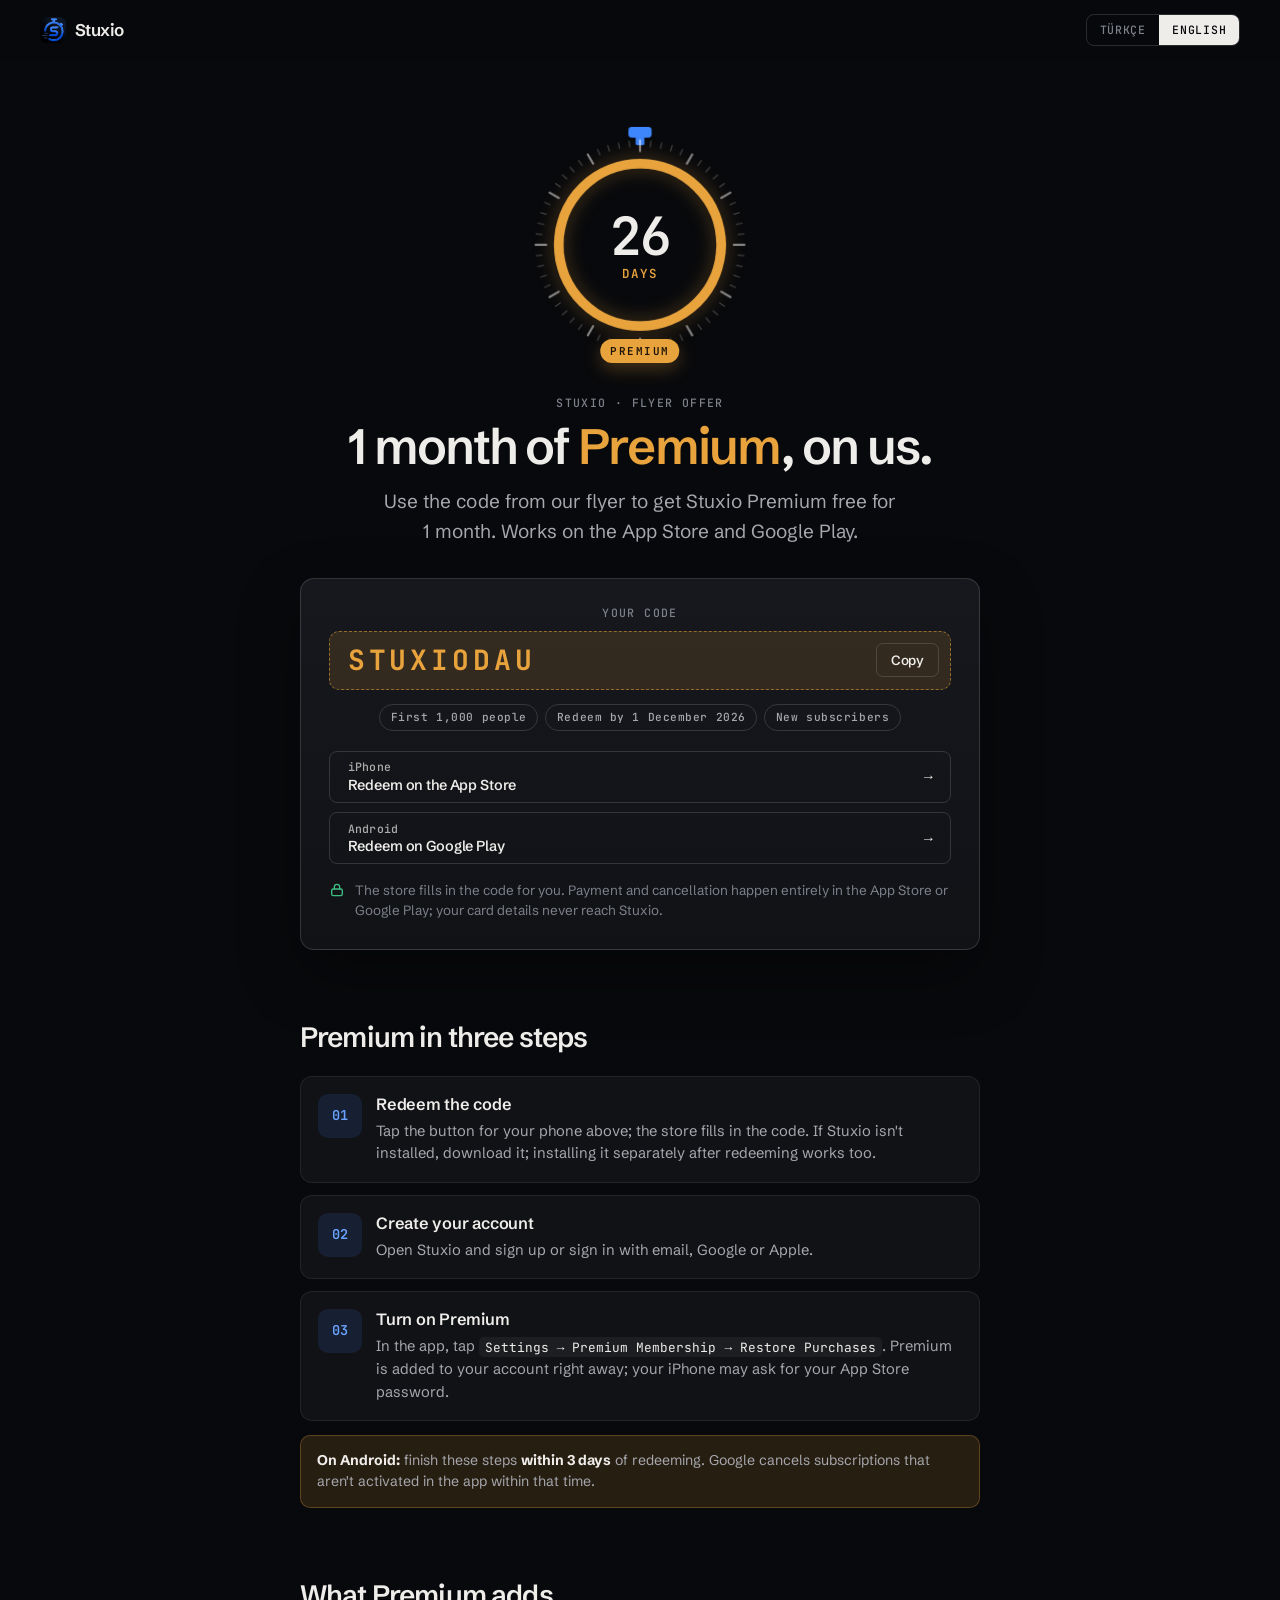
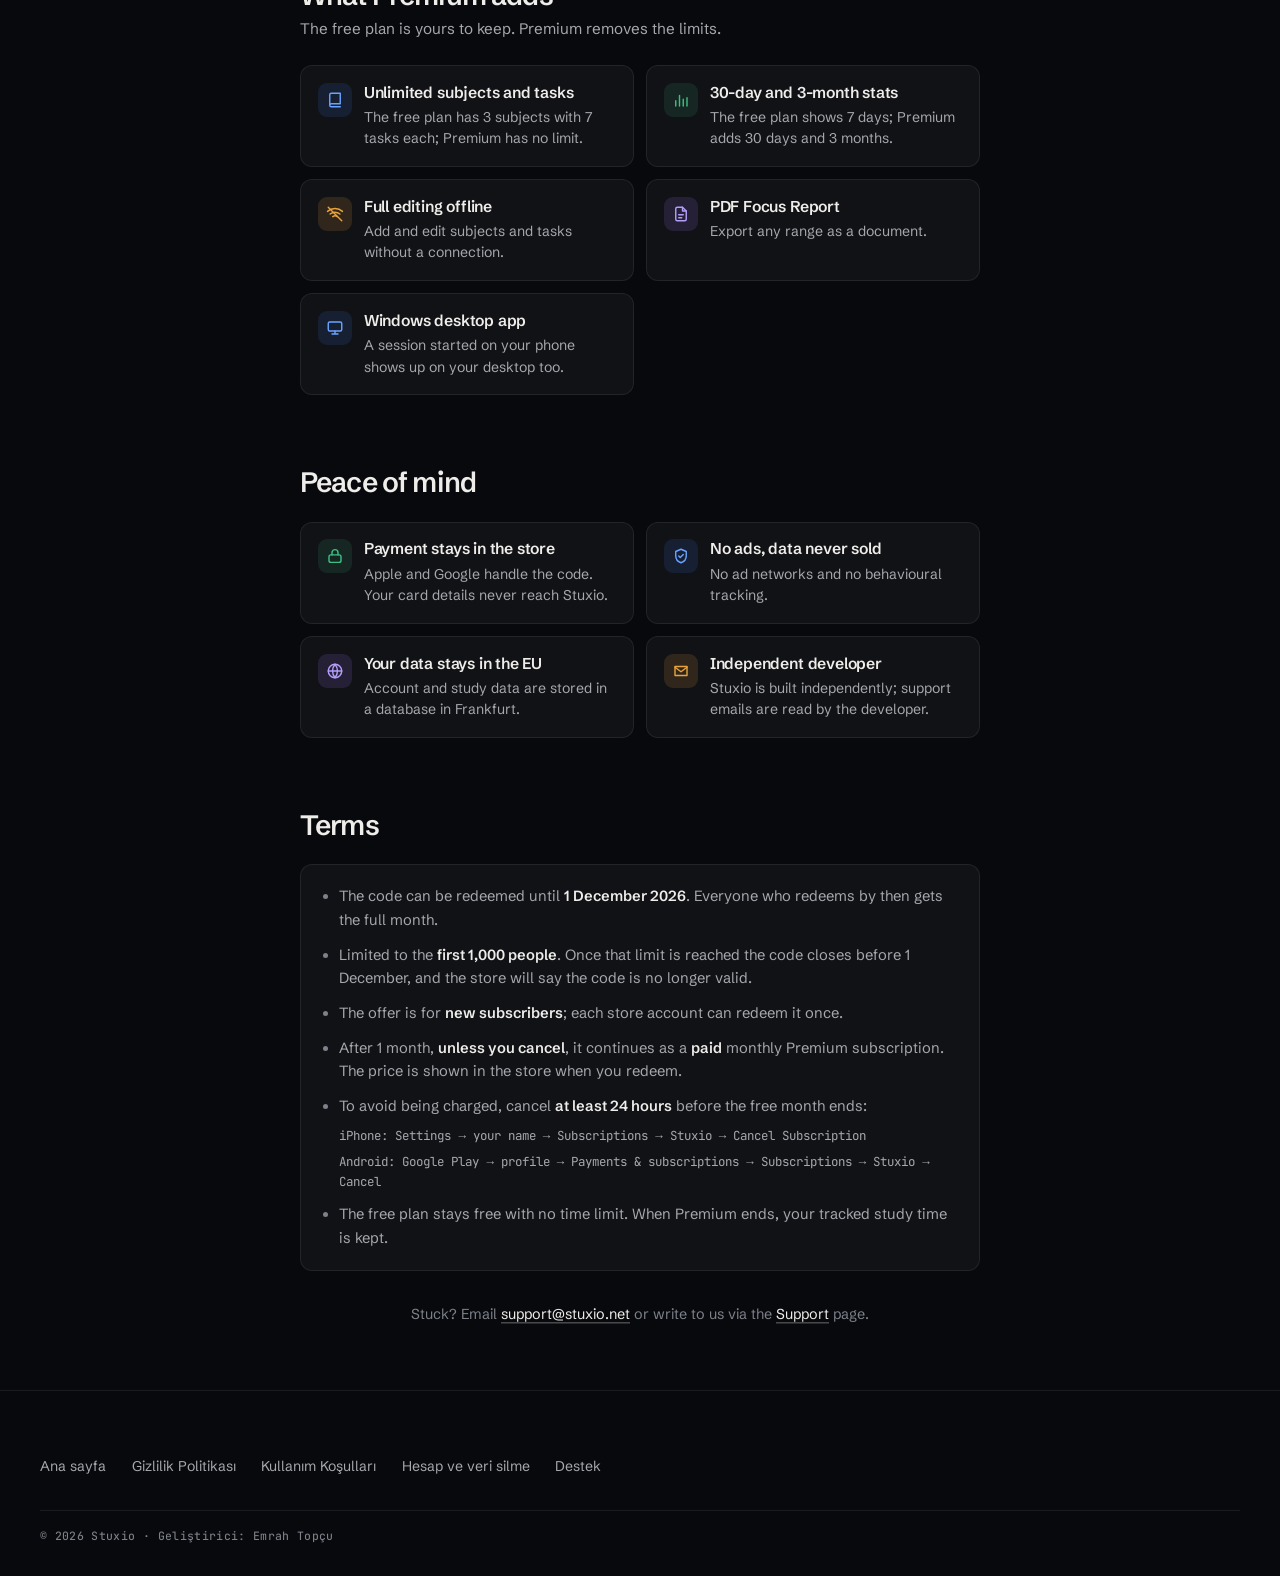
<file: dau/index.html>
<!DOCTYPE html>
<html lang="tr">
<head>
<meta charset="UTF-8">
<meta name="viewport" content="width=device-width, initial-scale=1">
<title>1 ay Premium — Stuxio</title>
<meta name="description" content="El ilanındaki kodla Stuxio Premium'u 1 ay ücretsiz kullan: kod, adımlar ve koşullar.">
<!-- El ilanındaki QR'ın açtığı sayfa (TR ilan: /dau/, EN ilan: /dau/#en). Arama sonuçlarına girmesi gerekmez.
     Kod 1 Aralık 2026'da sona eriyor (App Store / Play bitiş tarihi). Sonrasında sayfayı
     KALDIRMA: masalarda kalan ilanlar okunmaya devam eder; "teklif sona erdi" metnine çevir.
     Kod ya da tarih değişirse: iki dildeki metinler + dört mağaza bağlantısı birlikte güncellenmeli. -->
<meta name="robots" content="noindex, nofollow">
<meta name="theme-color" content="#08090C">

<meta property="og:type" content="website">
<meta property="og:site_name" content="Stuxio">
<meta property="og:title" content="Stuxio Premium — 1 ay bizden">
<meta property="og:description" content="Kodu mağazada kullan, hesabını aç, Premium'u 1 ay ücretsiz kullan.">
<meta property="og:image" content="https://stuxio.net/assets/brand/og-cover.jpg">
<meta name="twitter:card" content="summary_large_image">

<!-- Davet sayfasıyla aynı: mutlak yollar (sayfa /dau ve /dau/ olarak açılabilir). -->
<link rel="icon" href="/favicon.ico">
<link rel="stylesheet" href="/assets/site.css">
<style>
/* Yalnız bu sayfaya ait. Belirteçler (renk, yazı, aralık) assets/site.css'ten gelir. */
.offer { max-width: 680px; margin: 0 auto; padding: clamp(28px, 6vw, 64px) 0 var(--sp-8); }
.offer [data-lang].is-inline { display: none; }
.offer [data-lang].is-inline.is-active { display: inline; }

/* ── Kadran: QR'dan gelince oynayan kısa giriş ───────────────────────────── */
.stage { position: relative; width: min(232px, 62vw); aspect-ratio: 1; margin: 0 auto; }
.stage svg { width: 100%; height: 100%; display: block; overflow: visible; }
.stage .crown { transform-box: fill-box; transform-origin: center; }
.stage .ring-track { stroke: rgba(255, 255, 255, 0.07); }
.stage .ring { stroke: var(--focus); stroke-dasharray: 527.79; stroke-dashoffset: 0; filter: drop-shadow(0 0 10px rgba(232, 163, 61, 0.35)); }
.stage .tick { stroke: rgba(255, 255, 255, 0.22); }
.stage .tick.major { stroke: rgba(255, 255, 255, 0.5); }
.dial-center { position: absolute; inset: 0; display: grid; place-content: center; text-align: center; pointer-events: none; padding-top: 8px; }
.dial-num { font: 600 clamp(2.6rem, 11vw, 3.3rem)/1 var(--mono); letter-spacing: -0.04em; color: var(--text); font-variant-numeric: tabular-nums; }
.dial-unit { margin-top: 0.35rem; font: 600 0.78rem/1 var(--mono); letter-spacing: 0.16em; text-transform: uppercase; color: var(--focus); }
.dial-unit .days { display: none; }
.stage.is-counting .dial-unit .days { display: inline; }
.stage.is-counting .dial-unit .month { display: none; }
.premium-chip {
    position: absolute; left: 50%; bottom: -6px; transform: translateX(-50%);
    font: 600 0.68rem/1 var(--mono); letter-spacing: 0.14em; text-transform: uppercase;
    color: #1A1206; background: var(--focus); padding: 0.42rem 0.62rem; border-radius: 999px;
    box-shadow: 0 6px 18px rgba(232, 163, 61, 0.28); white-space: nowrap;
}
.spark { position: absolute; left: 50%; top: 50%; width: 7px; height: 7px; margin: -3.5px 0 0 -3.5px; border-radius: 2px; opacity: 0; pointer-events: none; }

/* Animasyon yalnız JS ".anim" sınıfını koyunca ve kullanıcı hareketi azaltmadıysa çalışır.
   JS yoksa ya da hareket azaltılmışsa kadran doğrudan son hâlinde (1 AY · Premium) durur. */
.anim .crown { animation: crown-press 0.32s var(--ease-io) 0.15s both; }
.anim .tick { animation: tick-in 0.4s var(--ease) both; animation-delay: calc(0.25s + var(--i) * 9ms); }
.anim .ring { animation: ring-fill 1.6s var(--ease-io) 0.55s both; }
.anim .premium-chip { animation: chip-in 0.45s var(--ease) 2.25s both; }
.anim.is-done .dial-center { animation: pop 0.42s var(--ease); }
.anim .rise { animation: rise 0.6s var(--ease) both; animation-delay: calc(0.35s + var(--d, 0) * 90ms); }
.spark.go { animation: spark 0.75s var(--ease) both; }

@keyframes crown-press { 0%, 100% { transform: translateY(0); } 45% { transform: translateY(5px); } }
@keyframes tick-in { from { opacity: 0; } to { opacity: 1; } }
@keyframes ring-fill { from { stroke-dashoffset: 527.79; } to { stroke-dashoffset: 0; } }
@keyframes chip-in { from { opacity: 0; transform: translate(-50%, 8px) scale(0.9); } to { opacity: 1; transform: translate(-50%, 0) scale(1); } }
@keyframes pop { 0% { transform: scale(1); } 45% { transform: scale(1.12); } 100% { transform: scale(1); } }
@keyframes rise { from { opacity: 0; transform: translateY(14px); } to { opacity: 1; transform: none; } }
@keyframes spark {
    0% { opacity: 1; transform: translate(0, 0) rotate(0deg) scale(1); }
    100% { opacity: 0; transform: translate(var(--x), var(--y)) rotate(var(--r)) scale(0.6); }
}

/* ── Başlık ─────────────────────────────────────────────────────────────── */
.intro { text-align: center; margin-top: clamp(28px, 5vw, 40px); }
.eyebrow { font: 500 var(--fs-meta)/1 var(--mono); letter-spacing: 0.12em; text-transform: uppercase; color: var(--text-3); }
.intro h1 { margin-top: 0.85rem; font-size: clamp(2.1rem, 1.4rem + 3vw, 3.1rem); line-height: 1.02; letter-spacing: -0.04em; font-weight: 600; }
.intro h1 em { font-style: normal; color: var(--focus); }
.intro .lead { margin: 0.9rem auto 0; max-width: 32rem; color: var(--text-2); font-size: var(--fs-lead); line-height: 1.55; }

/* ── Kod kartı ──────────────────────────────────────────────────────────── */
.code-card {
    margin-top: var(--sp-6); padding: clamp(20px, 4vw, 28px);
    background: linear-gradient(180deg, var(--surface-2), var(--surface));
    border: 1px solid var(--line-2); border-radius: 14px;
    box-shadow: 0 24px 60px rgba(0, 0, 0, 0.35);
}
.code-label { font: 500 var(--fs-meta)/1 var(--mono); letter-spacing: 0.12em; text-transform: uppercase; color: var(--text-3); text-align: center; }
.code-box {
    margin-top: 0.8rem; display: flex; align-items: center; justify-content: space-between; gap: 0.75rem;
    padding: 0.7rem 0.7rem 0.7rem 1.1rem; border: 1.5px dashed rgba(232, 163, 61, 0.55); border-radius: 10px;
    background: var(--focus-soft);
}
.code-text { font: 700 clamp(1.35rem, 1rem + 2.4vw, 1.75rem)/1 var(--mono); letter-spacing: 0.14em; color: var(--focus); user-select: all; }
.copy { flex: none; }
.copy.is-done { border-color: rgba(61, 190, 130, 0.55); color: var(--ok); }
.offer-facts { margin-top: 0.9rem; display: flex; flex-wrap: wrap; justify-content: center; gap: 0.45rem; }
.offer-fact { font: 500 0.7rem/1 var(--mono); letter-spacing: 0.05em; color: var(--text-2); border: 1px solid var(--line-2); border-radius: 999px; padding: 0.42rem 0.65rem; }
.offer-stores { margin-top: 1.25rem; display: grid; gap: 0.6rem; }
.offer-stores .btn { width: 100%; --h: 52px; justify-content: space-between; padding: 0 1.1rem; }
.offer-stores .btn small { font: 500 0.72rem/1 var(--mono); letter-spacing: 0.02em; opacity: 0.7; }
.offer-stores .btn span:first-child { display: grid; gap: 0.3rem; text-align: left; }
.offer-stores .is-mine { order: -1; }
.secure { margin-top: 1rem; display: flex; gap: 0.6rem; align-items: flex-start; color: var(--text-3); font-size: 0.84rem; line-height: 1.5; }
.secure svg { flex: none; width: 16px; height: 16px; margin-top: 2px; color: var(--ok); }

/* ── Bölümler ───────────────────────────────────────────────────────────── */
.block { margin-top: clamp(48px, 9vw, 72px); }
.block h2 { font-size: clamp(1.4rem, 1.1rem + 1.2vw, 1.75rem); letter-spacing: -0.03em; font-weight: 600; }
.block .sub { margin-top: 0.4rem; color: var(--text-2); font-size: 0.95rem; }

.steps { margin-top: var(--sp-5); display: grid; gap: 0.75rem; }
.step { display: grid; grid-template-columns: 44px 1fr; gap: 0.9rem; padding: 1.05rem; background: var(--surface); border: 1px solid var(--line); border-radius: 12px; }
.step-no { width: 44px; height: 44px; border-radius: 10px; display: grid; place-items: center; background: var(--brand-soft); color: var(--brand-2); font: 600 0.85rem/1 var(--mono); }
.step h3 { font-size: 1.02rem; letter-spacing: -0.015em; }
.step p { margin-top: 0.3rem; color: var(--text-2); font-size: 0.92rem; line-height: 1.55; }
.step .path { font-family: var(--mono); font-size: 0.8rem; color: var(--text); background: rgba(255, 255, 255, 0.05); border-radius: 5px; padding: 0.1rem 0.35rem; }
.note { margin-top: 0.85rem; padding: 0.85rem 1rem; border-radius: 10px; border: 1px solid rgba(232, 163, 61, 0.28); background: var(--focus-soft); color: var(--text-2); font-size: 0.88rem; line-height: 1.55; }
.note strong { color: var(--text); }

.grid { margin-top: var(--sp-5); display: grid; gap: 0.75rem; grid-template-columns: 1fr; }
@media (min-width: 560px) { .grid { grid-template-columns: 1fr 1fr; } }
.tile { padding: 1.05rem; background: var(--surface); border: 1px solid var(--line); border-radius: 12px; display: grid; grid-template-columns: 34px 1fr; gap: 0.75rem; }
.tile .ic { width: 34px; height: 34px; border-radius: 9px; display: grid; place-items: center; }
.tile .ic svg { width: 18px; height: 18px; fill: none; stroke: currentColor; stroke-width: 1.9; stroke-linecap: round; stroke-linejoin: round; }
.tile h3 { font-size: 0.98rem; letter-spacing: -0.012em; }
.tile p { margin-top: 0.25rem; color: var(--text-2); font-size: 0.88rem; line-height: 1.5; }
.ic.blue { background: var(--brand-soft); color: var(--brand-2); }
.ic.green { background: rgba(61, 190, 130, 0.12); color: var(--ok); }
.ic.amber { background: var(--focus-soft); color: var(--focus); }
.ic.violet { background: rgba(155, 123, 247, 0.14); color: #B39DFA; }

.terms { margin-top: var(--sp-5); padding: 1.25rem 1.3rem; background: var(--surface); border: 1px solid var(--line); border-radius: 12px; }
.terms ul { display: grid; gap: 0.7rem; padding-left: 1.1rem; }
.terms li { color: var(--text-2); font-size: 0.92rem; line-height: 1.6; }
.terms li::marker { color: var(--text-3); }
.terms strong { color: var(--text); font-weight: 600; }
.terms .cancel { margin-top: 0.5rem; display: grid; gap: 0.35rem; list-style: none; padding: 0; }
.terms .cancel li { font-family: var(--mono); font-size: 0.78rem; color: var(--text-2); }

.help { margin-top: var(--sp-6); text-align: center; color: var(--text-3); font-size: 0.9rem; line-height: 1.6; }
.help a { color: var(--text); border-bottom: 1px solid var(--line-2); }

@media (prefers-reduced-motion: reduce) {
    .anim *, .anim .rise, .spark { animation: none !important; }
}
</style>
</head>
<body>

<header class="site-nav">
  <div class="container inner">
    <a class="brand" href="/"><img class="brand-mark" src="/assets/brand/stuxio-icon-96.png" width="32" height="32" alt=""><span>Stuxio</span></a>
    <div class="lang-switch" role="tablist" aria-label="Dil / Language">
      <button role="tab" data-set-lang="tr" aria-selected="true">Türkçe</button>
      <button role="tab" data-set-lang="en" aria-selected="false" lang="en">English</button>
    </div>
  </div>
</header>

<main class="container">
<div class="offer" id="offer">

  <!-- Kadran iki dilde ortak; birim yazısı dile göre (bkz. syncInline). -->
  <div class="stage" id="stage" aria-hidden="true">
    <svg viewBox="0 0 240 240">
      <g class="crown">
        <rect x="108" y="2" width="24" height="11" rx="3.5" fill="#3E86FB"/>
        <rect x="115.5" y="11" width="9" height="10" rx="2" fill="#3E86FB"/>
      </g>
      <g id="ticks"></g>
      <circle class="ring-track" cx="120" cy="124" r="84" fill="none" stroke-width="10"/>
      <circle class="ring" cx="120" cy="124" r="84" fill="none" stroke-width="10" stroke-linecap="round" transform="rotate(-90 120 124)"/>
    </svg>
    <div class="dial-center">
      <div class="dial-num" id="dialNum">1</div>
      <div class="dial-unit">
        <span class="days"><span data-lang="tr" class="is-inline is-active">gün</span><span data-lang="en" class="is-inline">days</span></span>
        <span class="month"><span data-lang="tr" class="is-inline is-active">ay</span><span data-lang="en" class="is-inline">month</span></span>
      </div>
    </div>
    <div class="premium-chip" lang="en">Premium</div>
  </div>

<!-- ══════════════════ TÜRKÇE ══════════════════ -->
<div data-lang="tr" class="is-active">
  <section class="intro rise" style="--d:0">
    <p class="eyebrow"><span lang="en">Stuxio</span> · El ilanı teklifi</p>
    <h1>1 ay <em>Premium</em>, bizden.</h1>
    <p class="lead">El ilanındaki kodla Stuxio Premium'u 1 ay ücretsiz kullan. Kod App Store ve Google Play'de geçerli.</p>
  </section>

  <section class="code-card rise" style="--d:1">
    <p class="code-label">Kodun</p>
    <div class="code-box">
      <span class="code-text" data-offer-code>STUXIODAU</span>
      <button class="btn btn-ghost btn-sm copy" type="button" data-copy data-label="Kopyala" data-done="Kopyalandı ✓">Kopyala</button>
    </div>
    <div class="offer-facts">
      <span class="offer-fact">İlk 1000 kişi</span>
      <span class="offer-fact">Son kullanım: 1 Aralık 2026</span>
      <span class="offer-fact">Yeni aboneler</span>
    </div>
    <div class="offer-stores">
      <a class="btn btn-ghost" data-store="ios" href="https://apps.apple.com/redeem?ctx=offercodes&amp;id=6806873464&amp;code=STUXIODAU" target="_blank" rel="noopener">
        <span><small>iPhone</small>App Store'da kodu kullan</span><span class="arr">→</span></a>
      <a class="btn btn-ghost" data-store="android" href="https://play.google.com/redeem?code=STUXIODAU" target="_blank" rel="noopener">
        <span><small>Android</small>Google Play'de kodu kullan</span><span class="arr">→</span></a>
    </div>
    <p class="secure">
      <svg viewBox="0 0 24 24" fill="none" stroke="currentColor" stroke-width="2" stroke-linecap="round" stroke-linejoin="round"><rect x="4" y="10.5" width="16" height="10" rx="2.5"/><path d="M8 10.5V7.5a4 4 0 0 1 8 0v3"/></svg>
      <span>Mağaza kodu kendisi girer. Ödeme ve iptal tamamen App Store ya da Google Play'de; kart bilgin Stuxio'ya hiç gelmez.</span>
    </p>
  </section>

  <section class="block rise" style="--d:2">
    <h2>3 adımda Premium</h2>
    <div class="steps">
      <div class="step"><div class="step-no">01</div><div>
        <h3>Kodu kullan</h3>
        <p>Yukarıdan telefonuna uygun düğmeye dokun; mağaza kodu girer. Stuxio yüklü değilse indir; kodu kullandıktan sonra uygulamayı ayrıca arayıp indirmen de olur.</p>
      </div></div>
      <div class="step"><div class="step-no">02</div><div>
        <h3>Hesabını aç</h3>
        <p>Stuxio'yu aç; e-posta, Google ya da Apple ile kayıt ol veya giriş yap.</p>
      </div></div>
      <div class="step"><div class="step-no">03</div><div>
        <h3>Premium'u etkinleştir</h3>
        <p>Uygulamada <span class="path">Ayarlar → Premium Üyelik → Satın Alımları Geri Yükle</span>'ye dokun. Premium hesabına hemen tanımlanır; iPhone App Store şifreni sorabilir.</p>
      </div></div>
    </div>
    <p class="note"><strong>Android'de:</strong> kodu kullandıktan sonra adımları <strong>3 gün içinde</strong> tamamla. Google, uygulamada etkinleşmeyen aboneliği bu sürenin sonunda iptal ediyor.</p>
  </section>

  <section class="block rise" style="--d:3">
    <h2>Premium'da neler var?</h2>
    <p class="sub">Ücretsiz plan zaten kalıcı. Premium ise sınırları kaldırıyor.</p>
    <div class="grid">
      <div class="tile"><div class="ic blue"><svg viewBox="0 0 24 24"><path d="M5 5a2 2 0 0 1 2-2h12v14H7a2 2 0 0 0-2 2zM5 19a2 2 0 0 0 2 2h12"/></svg></div><div>
        <h3>Sınırsız ders ve görev</h3><p>Ücretsizde 3 ders alanı ve alan başına 7 görev var; Premium'da sınır yok.</p></div></div>
      <div class="tile"><div class="ic green"><svg viewBox="0 0 24 24"><path d="M5 20v-7M10 20V6M15 20v-9M20 20V9"/></svg></div><div>
        <h3>30 gün ve 3 ay istatistik</h3><p>Ücretsizde 7 günlük aralık; Premium'da 30 gün ve 3 ay.</p></div></div>
      <div class="tile"><div class="ic amber"><svg viewBox="0 0 24 24"><path d="M2 8.5a15 15 0 0 1 20 0M5.5 12a10 10 0 0 1 13 0M9 15.5a5 5 0 0 1 6 0"/><path d="M3 3l18 18"/></svg></div><div>
        <h3>İnternetsiz tam düzenleme</h3><p>Bağlantı yokken de ders ve görev ekle, düzenle.</p></div></div>
      <div class="tile"><div class="ic violet"><svg viewBox="0 0 24 24"><path d="M14 3H7a2 2 0 0 0-2 2v14a2 2 0 0 0 2 2h10a2 2 0 0 0 2-2V8z"/><path d="M14 3v5h5M9 13h6M9 17h4"/></svg></div><div>
        <h3>PDF Odak Raporu</h3><p>Seçtiğin aralığı belge olarak dışa aktar.</p></div></div>
      <div class="tile"><div class="ic blue"><svg viewBox="0 0 24 24"><rect x="3" y="4" width="18" height="12" rx="2"/><path d="M8 20h8M12 16v4"/></svg></div><div>
        <h3>Windows masaüstü</h3><p>Telefonda başlattığın seans masaüstünde de görünür.</p></div></div>
    </div>
  </section>

  <section class="block rise" style="--d:4">
    <h2>Gönül rahatlığıyla</h2>
    <div class="grid">
      <div class="tile"><div class="ic green"><svg viewBox="0 0 24 24"><rect x="4" y="10.5" width="16" height="10" rx="2.5"/><path d="M8 10.5V7.5a4 4 0 0 1 8 0v3"/></svg></div><div>
        <h3>Ödeme mağazada</h3><p>Kodu Apple ve Google işler. Kart bilgin Stuxio'ya hiç gelmez.</p></div></div>
      <div class="tile"><div class="ic blue"><svg viewBox="0 0 24 24"><path d="M12 3l7 3v6c0 4.5-3 7.6-7 9-4-1.4-7-4.5-7-9V6z"/><path d="M9 12l2 2 4-4"/></svg></div><div>
        <h3>Reklam yok, verin satılmaz</h3><p>Reklam ağı ya da davranışsal izleme kullanılmaz.</p></div></div>
      <div class="tile"><div class="ic violet"><svg viewBox="0 0 24 24"><circle cx="12" cy="12" r="9"/><path d="M3 12h18M12 3a14 14 0 0 1 0 18M12 3a14 14 0 0 0 0 18"/></svg></div><div>
        <h3>Verilerin AB'de</h3><p>Hesap ve çalışma verilerin Frankfurt'taki bir veritabanında tutulur.</p></div></div>
      <div class="tile"><div class="ic amber"><svg viewBox="0 0 24 24"><path d="M4 6h16v12H4z"/><path d="M4 7l8 6 8-6"/></svg></div><div>
        <h3>Bağımsız geliştirici</h3><p>Stuxio bağımsız geliştiriliyor; destek e-postalarını geliştiren kişi okuyor.</p></div></div>
    </div>
  </section>

  <section class="block rise" style="--d:5">
    <h2>Koşullar</h2>
    <div class="terms">
      <ul>
        <li>Kod <strong>1 Aralık 2026</strong> tarihine kadar kullanılabilir. Bu tarihe kadar kodu kullanan herkes tam 1 ay alır.</li>
        <li>Kontenjan <strong>ilk 1000 kişi</strong>. Kontenjan dolarsa kod 1 Aralık'tan önce de kapanır; mağaza o zaman kodun geçersiz olduğunu söyler.</li>
        <li>Teklif <strong>yeni aboneler</strong> içindir; her mağaza hesabı kodu bir kez kullanabilir.</li>
        <li>1 ayın sonunda, <strong>iptal etmezsen</strong> aylık Premium aboneliği olarak <strong>ücretli</strong> devam eder. Ücret, kodu kullanırken mağaza ekranında yazar.</li>
        <li>Ücret alınmasın istiyorsan ücretsiz ay bitmeden <strong>en az 24 saat önce</strong> iptal et:
          <ul class="cancel">
            <li>iPhone: Ayarlar → adın → Abonelikler → Stuxio → Aboneliği İptal Et</li>
            <li>Android: Google Play → profil → Ödemeler ve abonelikler → Abonelikler → Stuxio → İptal et</li>
          </ul>
        </li>
        <li>Ücretsiz plan her zaman kalıcıdır. Premium bittiğinde tuttuğun çalışma süreleri silinmez.</li>
      </ul>
    </div>
  </section>

  <p class="help rise" style="--d:6">Takıldığın bir yer olursa <a href="mailto:support@stuxio.net">support@stuxio.net</a> adresine
     ya da <a href="/destek">Destek</a> sayfasından yaz.</p>
</div>

<!-- ══════════════════ ENGLISH ══════════════════ -->
<div data-lang="en">
  <section class="intro rise" style="--d:0">
    <p class="eyebrow">Stuxio · Flyer offer</p>
    <h1>1 month of <em>Premium</em>, on us.</h1>
    <p class="lead">Use the code from our flyer to get Stuxio Premium free for 1 month. Works on the App Store and Google Play.</p>
  </section>

  <section class="code-card rise" style="--d:1">
    <p class="code-label">Your code</p>
    <div class="code-box">
      <span class="code-text" data-offer-code>STUXIODAU</span>
      <button class="btn btn-ghost btn-sm copy" type="button" data-copy data-label="Copy" data-done="Copied ✓">Copy</button>
    </div>
    <div class="offer-facts">
      <span class="offer-fact">First 1,000 people</span>
      <span class="offer-fact">Redeem by 1 December 2026</span>
      <span class="offer-fact">New subscribers</span>
    </div>
    <div class="offer-stores">
      <a class="btn btn-ghost" data-store="ios" href="https://apps.apple.com/redeem?ctx=offercodes&amp;id=6806873464&amp;code=STUXIODAU" target="_blank" rel="noopener">
        <span><small>iPhone</small>Redeem on the App Store</span><span class="arr">→</span></a>
      <a class="btn btn-ghost" data-store="android" href="https://play.google.com/redeem?code=STUXIODAU" target="_blank" rel="noopener">
        <span><small>Android</small>Redeem on Google Play</span><span class="arr">→</span></a>
    </div>
    <p class="secure">
      <svg viewBox="0 0 24 24" fill="none" stroke="currentColor" stroke-width="2" stroke-linecap="round" stroke-linejoin="round"><rect x="4" y="10.5" width="16" height="10" rx="2.5"/><path d="M8 10.5V7.5a4 4 0 0 1 8 0v3"/></svg>
      <span>The store fills in the code for you. Payment and cancellation happen entirely in the App Store or Google Play; your card details never reach Stuxio.</span>
    </p>
  </section>

  <section class="block rise" style="--d:2">
    <h2>Premium in three steps</h2>
    <div class="steps">
      <div class="step"><div class="step-no">01</div><div>
        <h3>Redeem the code</h3>
        <p>Tap the button for your phone above; the store fills in the code. If Stuxio isn't installed, download it; installing it separately after redeeming works too.</p>
      </div></div>
      <div class="step"><div class="step-no">02</div><div>
        <h3>Create your account</h3>
        <p>Open Stuxio and sign up or sign in with email, Google or Apple.</p>
      </div></div>
      <div class="step"><div class="step-no">03</div><div>
        <h3>Turn on Premium</h3>
        <p>In the app, tap <span class="path">Settings → Premium Membership → Restore Purchases</span>. Premium is added to your account right away; your iPhone may ask for your App Store password.</p>
      </div></div>
    </div>
    <p class="note"><strong>On Android:</strong> finish these steps <strong>within 3 days</strong> of redeeming. Google cancels subscriptions that aren't activated in the app within that time.</p>
  </section>

  <section class="block rise" style="--d:3">
    <h2>What Premium adds</h2>
    <p class="sub">The free plan is yours to keep. Premium removes the limits.</p>
    <div class="grid">
      <div class="tile"><div class="ic blue"><svg viewBox="0 0 24 24"><path d="M5 5a2 2 0 0 1 2-2h12v14H7a2 2 0 0 0-2 2zM5 19a2 2 0 0 0 2 2h12"/></svg></div><div>
        <h3>Unlimited subjects and tasks</h3><p>The free plan has 3 subjects with 7 tasks each; Premium has no limit.</p></div></div>
      <div class="tile"><div class="ic green"><svg viewBox="0 0 24 24"><path d="M5 20v-7M10 20V6M15 20v-9M20 20V9"/></svg></div><div>
        <h3>30-day and 3-month stats</h3><p>The free plan shows 7 days; Premium adds 30 days and 3 months.</p></div></div>
      <div class="tile"><div class="ic amber"><svg viewBox="0 0 24 24"><path d="M2 8.5a15 15 0 0 1 20 0M5.5 12a10 10 0 0 1 13 0M9 15.5a5 5 0 0 1 6 0"/><path d="M3 3l18 18"/></svg></div><div>
        <h3>Full editing offline</h3><p>Add and edit subjects and tasks without a connection.</p></div></div>
      <div class="tile"><div class="ic violet"><svg viewBox="0 0 24 24"><path d="M14 3H7a2 2 0 0 0-2 2v14a2 2 0 0 0 2 2h10a2 2 0 0 0 2-2V8z"/><path d="M14 3v5h5M9 13h6M9 17h4"/></svg></div><div>
        <h3>PDF Focus Report</h3><p>Export any range as a document.</p></div></div>
      <div class="tile"><div class="ic blue"><svg viewBox="0 0 24 24"><rect x="3" y="4" width="18" height="12" rx="2"/><path d="M8 20h8M12 16v4"/></svg></div><div>
        <h3>Windows desktop app</h3><p>A session started on your phone shows up on your desktop too.</p></div></div>
    </div>
  </section>

  <section class="block rise" style="--d:4">
    <h2>Peace of mind</h2>
    <div class="grid">
      <div class="tile"><div class="ic green"><svg viewBox="0 0 24 24"><rect x="4" y="10.5" width="16" height="10" rx="2.5"/><path d="M8 10.5V7.5a4 4 0 0 1 8 0v3"/></svg></div><div>
        <h3>Payment stays in the store</h3><p>Apple and Google handle the code. Your card details never reach Stuxio.</p></div></div>
      <div class="tile"><div class="ic blue"><svg viewBox="0 0 24 24"><path d="M12 3l7 3v6c0 4.5-3 7.6-7 9-4-1.4-7-4.5-7-9V6z"/><path d="M9 12l2 2 4-4"/></svg></div><div>
        <h3>No ads, data never sold</h3><p>No ad networks and no behavioural tracking.</p></div></div>
      <div class="tile"><div class="ic violet"><svg viewBox="0 0 24 24"><circle cx="12" cy="12" r="9"/><path d="M3 12h18M12 3a14 14 0 0 1 0 18M12 3a14 14 0 0 0 0 18"/></svg></div><div>
        <h3>Your data stays in the EU</h3><p>Account and study data are stored in a database in Frankfurt.</p></div></div>
      <div class="tile"><div class="ic amber"><svg viewBox="0 0 24 24"><path d="M4 6h16v12H4z"/><path d="M4 7l8 6 8-6"/></svg></div><div>
        <h3>Independent developer</h3><p>Stuxio is built independently; support emails are read by the developer.</p></div></div>
    </div>
  </section>

  <section class="block rise" style="--d:5">
    <h2>Terms</h2>
    <div class="terms">
      <ul>
        <li>The code can be redeemed until <strong>1 December 2026</strong>. Everyone who redeems by then gets the full month.</li>
        <li>Limited to the <strong>first 1,000 people</strong>. Once that limit is reached the code closes before 1 December, and the store will say the code is no longer valid.</li>
        <li>The offer is for <strong>new subscribers</strong>; each store account can redeem it once.</li>
        <li>After 1 month, <strong>unless you cancel</strong>, it continues as a <strong>paid</strong> monthly Premium subscription. The price is shown in the store when you redeem.</li>
        <li>To avoid being charged, cancel <strong>at least 24 hours</strong> before the free month ends:
          <ul class="cancel">
            <li>iPhone: Settings → your name → Subscriptions → Stuxio → Cancel Subscription</li>
            <li>Android: Google Play → profile → Payments &amp; subscriptions → Subscriptions → Stuxio → Cancel</li>
          </ul>
        </li>
        <li>The free plan stays free with no time limit. When Premium ends, your tracked study time is kept.</li>
      </ul>
    </div>
  </section>

  <p class="help rise" style="--d:6">Stuck? Email <a href="mailto:support@stuxio.net">support@stuxio.net</a>
     or write to us via the <a href="/destek">Support</a> page.</p>
</div>

</div>
</main>

<footer class="site-footer">
  <div class="container">
    <nav class="footer-links" aria-label="Alt menü">
      <a href="/">Ana sayfa</a>
      <a href="/gizlilik">Gizlilik Politikası</a>
      <a href="/kullanim-kosullari">Kullanım Koşulları</a>
      <a href="/hesap-silme">Hesap ve veri silme</a>
      <a href="/destek">Destek</a>
    </nav>
    <p class="copyright">© 2026 Stuxio · Geliştirici: Emrah Topçu</p>
  </div>
</footer>

<script src="/assets/lang.js"></script>
<script>
(function () {
    "use strict";

    var NS = "http://www.w3.org/2000/svg";
    var stage = document.getElementById("stage");
    var offer = document.getElementById("offer");
    var num = document.getElementById("dialNum");

    // Kadranın 60 dakika çentiği; her 5'te bir uzun. Animasyon olsun olmasın çizilir.
    var ticks = document.getElementById("ticks");
    for (var i = 0; i < 60; i++) {
        var major = i % 5 === 0;
        var a = (i / 60) * 2 * Math.PI - Math.PI / 2;
        var r1 = 108, r2 = major ? 97 : 102;
        var l = document.createElementNS(NS, "line");
        l.setAttribute("x1", 120 + r1 * Math.cos(a)); l.setAttribute("y1", 124 + r1 * Math.sin(a));
        l.setAttribute("x2", 120 + r2 * Math.cos(a)); l.setAttribute("y2", 124 + r2 * Math.sin(a));
        l.setAttribute("stroke-width", major ? 2.2 : 1.3);
        l.setAttribute("stroke-linecap", "round");
        l.setAttribute("class", major ? "tick major" : "tick");
        l.style.setProperty("--i", i);
        ticks.appendChild(l);
    }

    // Kadrandaki küçük dil etiketleri lang.js'in blok düzenine katılmıyor; <html lang> ile eşitlenir.
    function syncInline() {
        var lang = document.documentElement.getAttribute("lang") === "en" ? "en" : "tr";
        stage.querySelectorAll("[data-lang]").forEach(function (el) {
            el.classList.toggle("is-active", el.getAttribute("data-lang") === lang);
        });
    }
    syncInline();
    document.querySelectorAll("[data-set-lang]").forEach(function (b) {
        b.addEventListener("click", function () { setTimeout(syncInline, 0); });
    });

    // Telefonun mağazası öne alınır ve birincil düğme olur; masaüstünde iki düğme eşit kalır.
    var ua = navigator.userAgent || "";
    var mine = (/iPhone|iPad|iPod/i.test(ua) || (/Macintosh/.test(ua) && navigator.maxTouchPoints > 1)) ? "ios"
             : /Android/i.test(ua) ? "android" : "";
    if (mine) {
        document.querySelectorAll('[data-store="' + mine + '"]').forEach(function (btn) {
            btn.classList.add("is-mine", "btn-primary");
            btn.classList.remove("btn-ghost");
        });
    }

    // Kopyala
    document.querySelectorAll("[data-copy]").forEach(function (btn) {
        btn.addEventListener("click", function () {
            var code = btn.parentElement.querySelector("[data-offer-code]").textContent.trim();
            function done() {
                btn.textContent = btn.getAttribute("data-done");
                btn.classList.add("is-done");
                setTimeout(function () {
                    btn.textContent = btn.getAttribute("data-label");
                    btn.classList.remove("is-done");
                }, 2000);
            }
            if (navigator.clipboard && navigator.clipboard.writeText) {
                navigator.clipboard.writeText(code).then(done).catch(function () { /* kod ekranda seçilebilir */ });
            }
        });
    });

    // Giriş animasyonu: hareket azaltılmışsa hiç başlamaz, kadran son hâlinde (1 ay · Premium) kalır.
    var reduce = window.matchMedia && window.matchMedia("(prefers-reduced-motion: reduce)").matches;
    if (reduce) return;

    offer.classList.add("anim");
    stage.classList.add("anim", "is-counting");
    num.textContent = "0";

    var DELAY = 550, DURATION = 1600, start = null;
    function ease(t) { return t < 0.5 ? 4 * t * t * t : 1 - Math.pow(-2 * t + 2, 3) / 2; }
    function frame(now) {
        if (start === null) start = now;
        var t = Math.min(1, Math.max(0, (now - start - DELAY) / DURATION));
        num.textContent = String(Math.round(ease(t) * 30));
        if (t < 1) { requestAnimationFrame(frame); return; }
        setTimeout(finish, 120);
    }
    requestAnimationFrame(frame);

    function finish() {
        stage.classList.remove("is-counting");
        stage.classList.add("is-done");
        num.textContent = "1";
        burst();
    }

    // Küçük kıvılcımlar: odak turuncusu, marka mavisi, başarı yeşili.
    function burst() {
        var colors = ["#E8A33D", "#3E86FB", "#3DBE82", "#E8A33D", "#6AA3FF"];
        for (var k = 0; k < 14; k++) {
            var s = document.createElement("span");
            s.className = "spark";
            var ang = (k / 14) * 2 * Math.PI + Math.random() * 0.3;
            var dist = 92 + Math.random() * 40;
            s.style.background = colors[k % colors.length];
            s.style.setProperty("--x", Math.round(Math.cos(ang) * dist) + "px");
            s.style.setProperty("--y", Math.round(Math.sin(ang) * dist) + "px");
            s.style.setProperty("--r", Math.round(Math.random() * 240 - 120) + "deg");
            s.style.animationDelay = Math.round(Math.random() * 80) + "ms";
            stage.appendChild(s);
            s.classList.add("go");
            s.addEventListener("animationend", function () { this.remove(); });
        }
    }
})();
</script>
</body>
</html>
</file>
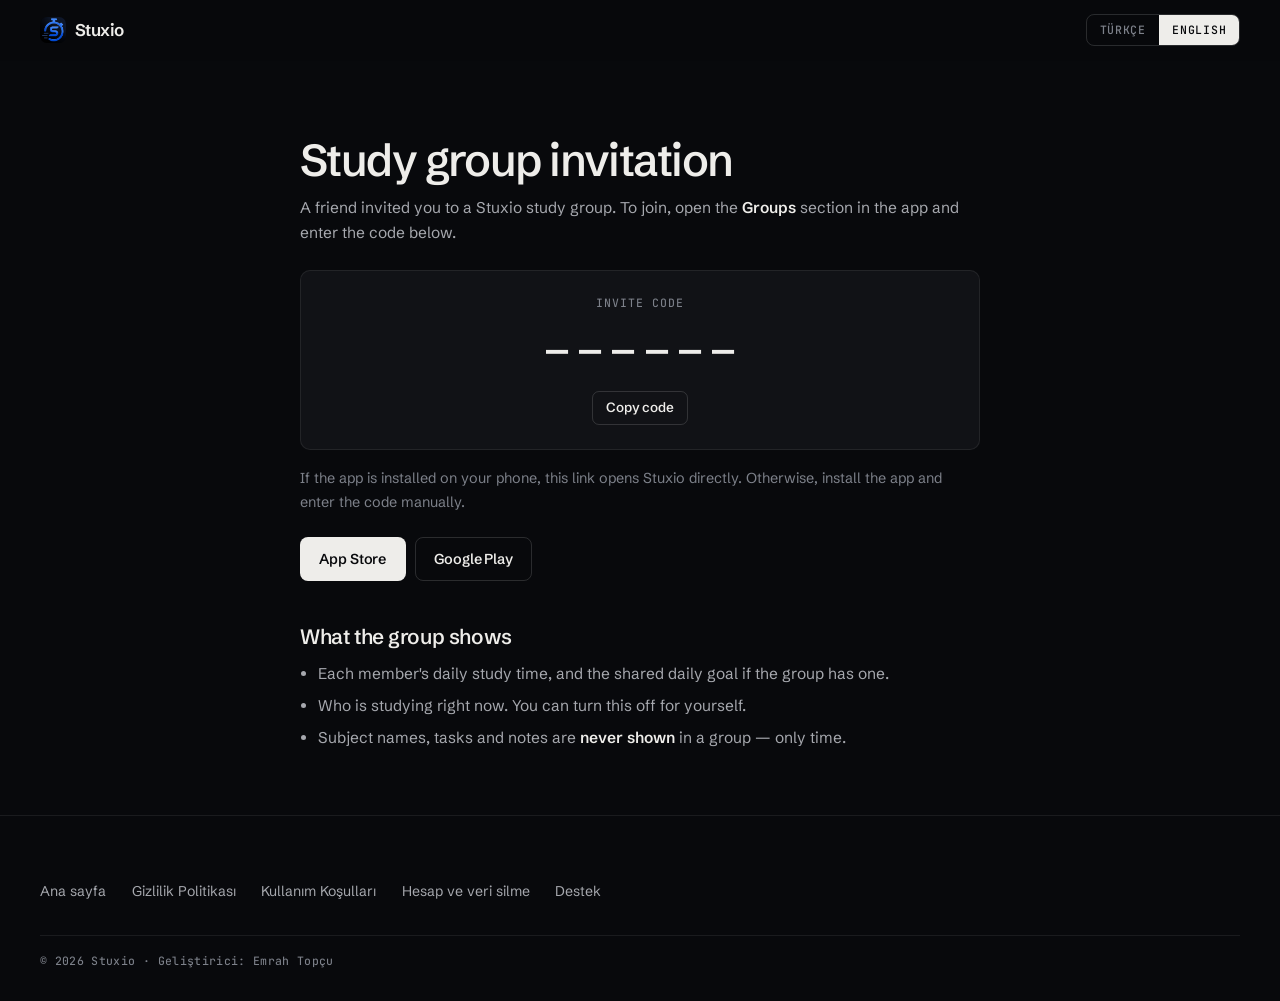
<file: davet/index.html>
<!DOCTYPE html>
<html lang="tr">
<head>
<meta charset="UTF-8">
<meta name="viewport" content="width=device-width, initial-scale=1">
<title>Gruba katıl — Stuxio</title>
<meta name="description" content="Stuxio çalışma grubu daveti. Kodu uygulamaya girerek gruba katılabilirsin.">
<!-- Davet bağlantıları arama sonuçlarına girmemeli: kişiye özel ve geçici. -->
<meta name="robots" content="noindex, nofollow">
<meta name="theme-color" content="#08090C">

<meta property="og:type" content="website">
<meta property="og:site_name" content="Stuxio">
<meta property="og:title" content="Stuxio'da çalışma grubuna katıl">
<meta property="og:description" content="Arkadaşınla aynı grupta çalış: kim ne kadar odaklandı, kim şu an çalışıyor gör.">
<meta property="og:locale" content="tr_TR">
<meta property="og:image" content="https://stuxio.net/assets/brand/og-cover.jpg">
<meta name="twitter:card" content="summary_large_image">

<!-- ⚠️ MUTLAK yollar. Bu sayfa /g/KOD adresinde de sunuluyor (bkz. _redirects);
     göreli yol "assets/…" orada /g/assets/… olarak çözülür ve 404 verir. -->
<link rel="icon" href="/favicon.ico">
<link rel="stylesheet" href="/assets/site.css">
</head>
<body>

<header class="site-nav">
  <div class="container inner">
    <a class="brand" href="/"><img class="brand-mark" src="/assets/brand/stuxio-icon-96.png" width="32" height="32" alt=""><span>Stuxio</span></a>
    <div class="lang-switch" role="tablist" aria-label="Dil / Language">
      <button role="tab" data-set-lang="tr" aria-selected="true">Türkçe</button>
      <button role="tab" data-set-lang="en" aria-selected="false" lang="en">English</button>
    </div>
  </div>
</header>

<main class="container doc">

<!-- ══════════════════ TÜRKÇE ══════════════════ -->
<div data-lang="tr" class="is-active">
  <h1>Çalışma grubu daveti</h1>
  <p>Bir arkadaşın seni Stuxio'da bir çalışma grubuna davet etti. Katılmak için uygulamada
     <strong>Gruplar</strong> bölümünü aç ve aşağıdaki kodu gir.</p>

  <div class="card invite-card">
    <p class="invite-label">Katılma kodu</p>
    <p class="invite-code" data-invite-code>——————</p>
    <button class="btn btn-ghost btn-sm" type="button" data-copy-code>Kodu kopyala</button>
    <p class="invite-copied" data-copied hidden>Kopyalandı</p>
  </div>

  <p class="dim invite-note">Uygulama telefonunda kuruluysa bu bağlantı doğrudan Stuxio'da açılır.
     Açılmadıysa uygulamayı indirip kodu elle girebilirsin.</p>

  <div class="cta-row">
    <a class="btn btn-primary" href="https://apps.apple.com/app/id6806873464" target="_blank" rel="noopener">App Store</a>
    <a class="btn btn-ghost" href="https://play.google.com/store/apps/details?id=com.studytime.desktopclient" target="_blank" rel="noopener">Google Play</a>
  </div>

  <h2>Grupta ne görünür?</h2>
  <ul>
    <li>Üyelerin günlük çalışma süresi ve varsa ortak günlük hedef.</li>
    <li>Kimin o anda çalıştığı. Bu bilgiyi istersen kapatabilirsin.</li>
    <li>Ders adları, görevler ve notlar <strong>grupta görünmez</strong>; yalnız süreler paylaşılır.</li>
  </ul>
</div>

<!-- ══════════════════ ENGLISH ══════════════════ -->
<div data-lang="en">
  <h1>Study group invitation</h1>
  <p>A friend invited you to a Stuxio study group. To join, open the <strong>Groups</strong>
     section in the app and enter the code below.</p>

  <div class="card invite-card">
    <p class="invite-label">Invite code</p>
    <p class="invite-code" data-invite-code>——————</p>
    <button class="btn btn-ghost btn-sm" type="button" data-copy-code>Copy code</button>
    <p class="invite-copied" data-copied hidden>Copied</p>
  </div>

  <p class="dim invite-note">If the app is installed on your phone, this link opens Stuxio directly.
     Otherwise, install the app and enter the code manually.</p>

  <div class="cta-row">
    <a class="btn btn-primary" href="https://apps.apple.com/app/id6806873464" target="_blank" rel="noopener">App Store</a>
    <a class="btn btn-ghost" href="https://play.google.com/store/apps/details?id=com.studytime.desktopclient" target="_blank" rel="noopener">Google Play</a>
  </div>

  <h2>What the group shows</h2>
  <ul>
    <li>Each member's daily study time, and the shared daily goal if the group has one.</li>
    <li>Who is studying right now. You can turn this off for yourself.</li>
    <li>Subject names, tasks and notes are <strong>never shown</strong> in a group — only time.</li>
  </ul>
</div>

</main>

<footer class="site-footer">
  <div class="container">
    <nav class="footer-links" aria-label="Alt menü">
      <a href="/">Ana sayfa</a>
      <a href="/gizlilik">Gizlilik Politikası</a>
      <a href="/kullanim-kosullari">Kullanım Koşulları</a>
      <a href="/hesap-silme">Hesap ve veri silme</a>
      <a href="/destek">Destek</a>
    </nav>
    <p class="copyright">© 2026 Stuxio · Geliştirici: Emrah Topçu</p>
  </div>
</footer>

<script src="/assets/lang.js"></script>
<script>
/* Kod, adresin son parçasından okunur (/g/K7M2QX). Eski/alternatif biçim için ?k= de
   kabul edilir. Sunucu tarafı yok: _redirects bu sayfayı 200 ile sunuyor, kodu burada
   ayrıştırıyoruz. Kod DOĞRULANMAZ — doğrulama uygulamadaki katılma ucunun işi. */
(function () {
    "use strict";

    var ALPHABET = /^[ABCDEFGHJKMNPQRSTUVWXYZ23456789]{6}$/;

    function readCode() {
        var params = new URLSearchParams(location.search);
        var fromQuery = (params.get("k") || params.get("kod") || "").toUpperCase();
        if (ALPHABET.test(fromQuery)) return fromQuery;

        var parts = location.pathname.split("/").filter(Boolean);   // ["g", "K7M2QX"]
        var last = (parts[parts.length - 1] || "").toUpperCase();
        return ALPHABET.test(last) ? last : "";
    }

    var code = readCode();
    document.querySelectorAll("[data-invite-code]").forEach(function (el) {
        el.textContent = code || "——————";
    });

    document.querySelectorAll("[data-copy-code]").forEach(function (btn) {
        if (!code) { btn.hidden = true; return; }
        btn.addEventListener("click", function () {
            navigator.clipboard.writeText(code).then(function () {
                var note = btn.parentElement.querySelector("[data-copied]");
                if (note) { note.hidden = false; setTimeout(function () { note.hidden = true; }, 2000); }
            }).catch(function () { /* pano kapalıysa kod zaten ekranda yazıyor */ });
        });
    });
})();
</script>
</body>
</html>
</file>
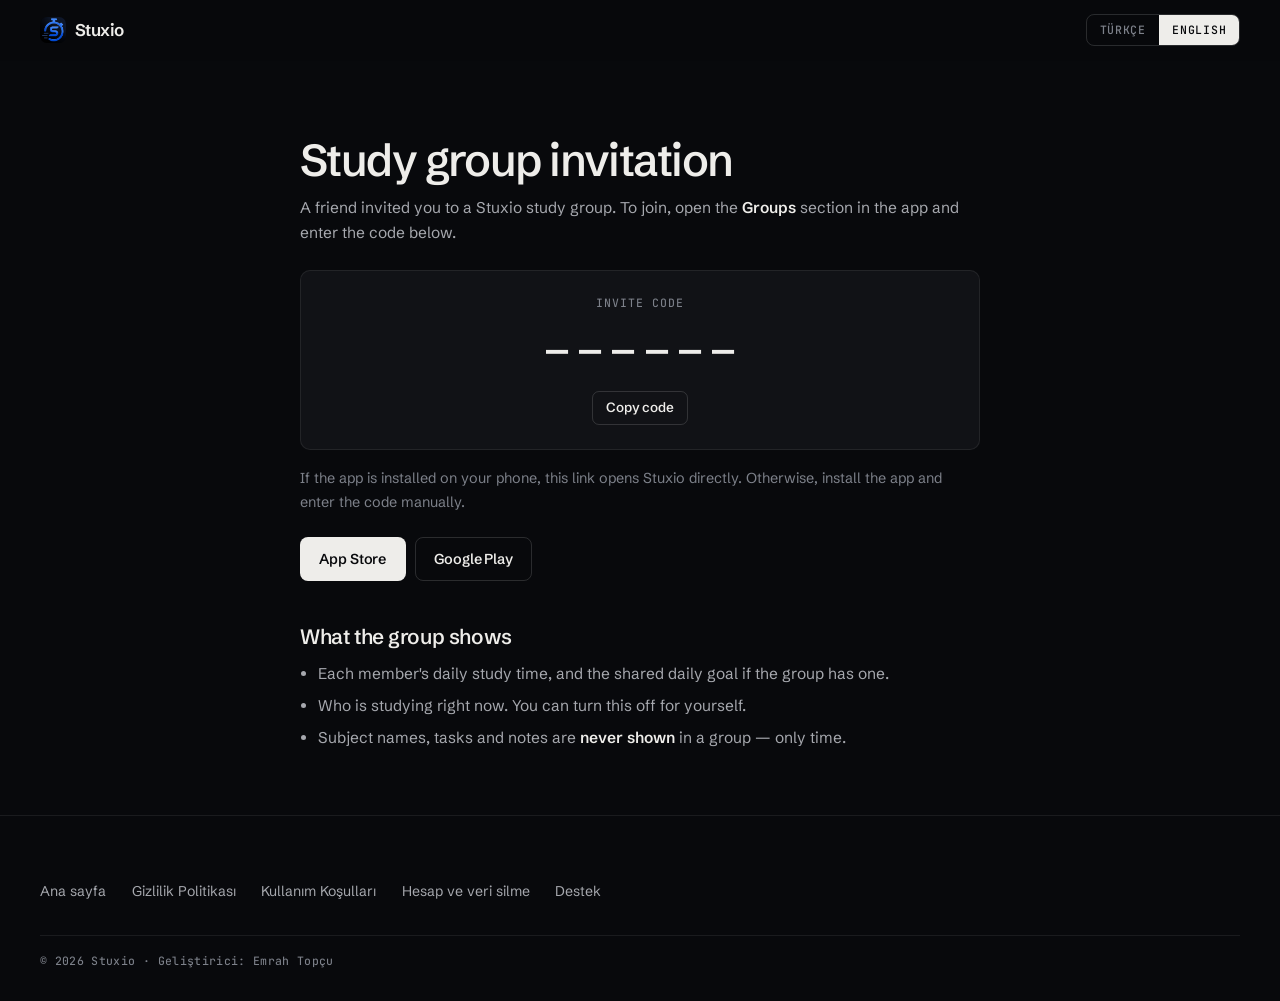
<file: g/index.html>
<!DOCTYPE html>
<html lang="tr">
<head>
<meta charset="UTF-8">
<meta name="viewport" content="width=device-width, initial-scale=1">
<title>Gruba katıl — Stuxio</title>
<meta name="description" content="Stuxio çalışma grubu daveti. Kodu uygulamaya girerek gruba katılabilirsin.">
<!-- Davet bağlantıları arama sonuçlarına girmemeli: kişiye özel ve geçici. -->
<meta name="robots" content="noindex, nofollow">
<meta name="theme-color" content="#08090C">

<meta property="og:type" content="website">
<meta property="og:site_name" content="Stuxio">
<meta property="og:title" content="Stuxio'da çalışma grubuna katıl">
<meta property="og:description" content="Arkadaşınla aynı grupta çalış: kim ne kadar odaklandı, kim şu an çalışıyor gör.">
<meta property="og:locale" content="tr_TR">
<meta property="og:image" content="https://stuxio.net/assets/brand/og-cover.jpg">
<meta name="twitter:card" content="summary_large_image">

<!-- ⚠️ MUTLAK yollar. Bu sayfa /g/KOD adresinde de sunuluyor (bkz. _redirects);
     göreli yol "assets/…" orada /g/assets/… olarak çözülür ve 404 verir. -->
<link rel="icon" href="/favicon.ico">
<link rel="stylesheet" href="/assets/site.css">
</head>
<body>

<header class="site-nav">
  <div class="container inner">
    <a class="brand" href="/"><img class="brand-mark" src="/assets/brand/stuxio-icon-96.png" width="32" height="32" alt=""><span>Stuxio</span></a>
    <div class="lang-switch" role="tablist" aria-label="Dil / Language">
      <button role="tab" data-set-lang="tr" aria-selected="true">Türkçe</button>
      <button role="tab" data-set-lang="en" aria-selected="false">English</button>
    </div>
  </div>
</header>

<main class="container doc">

<!-- ══════════════════ TÜRKÇE ══════════════════ -->
<div data-lang="tr" class="is-active">
  <h1>Çalışma grubu daveti</h1>
  <p>Bir arkadaşın seni Stuxio'da bir çalışma grubuna davet etti. Katılmak için uygulamada
     <strong>Gruplar</strong> bölümünü aç ve aşağıdaki kodu gir.</p>

  <div class="card invite-card">
    <p class="invite-label">Katılma kodu</p>
    <p class="invite-code" data-invite-code>——————</p>
    <button class="btn btn-ghost btn-sm" type="button" data-copy-code>Kodu kopyala</button>
    <p class="invite-copied" data-copied hidden>Kopyalandı</p>
  </div>

  <p class="dim invite-note">Uygulama telefonunda kuruluysa bu bağlantı doğrudan Stuxio'da açılır.
     Açılmadıysa uygulamayı indirip kodu elle girebilirsin.</p>

  <div class="cta-row">
    <a class="btn btn-primary" href="https://apps.apple.com/app/id6806873464" target="_blank" rel="noopener">App Store</a>
    <a class="btn btn-ghost" href="https://play.google.com/store/apps/details?id=com.studytime.desktopclient" target="_blank" rel="noopener">Google Play</a>
  </div>

  <h2>Grupta ne görünür?</h2>
  <ul>
    <li>Üyelerin günlük çalışma süresi ve varsa ortak günlük hedef.</li>
    <li>Kimin o anda çalıştığı. Bu bilgiyi istersen kapatabilirsin.</li>
    <li>Ders adları, görevler ve notlar <strong>grupta görünmez</strong>; yalnız süreler paylaşılır.</li>
  </ul>
</div>

<!-- ══════════════════ ENGLISH ══════════════════ -->
<div data-lang="en">
  <h1>Study group invitation</h1>
  <p>A friend invited you to a Stuxio study group. To join, open the <strong>Groups</strong>
     section in the app and enter the code below.</p>

  <div class="card invite-card">
    <p class="invite-label">Invite code</p>
    <p class="invite-code" data-invite-code>——————</p>
    <button class="btn btn-ghost btn-sm" type="button" data-copy-code>Copy code</button>
    <p class="invite-copied" data-copied hidden>Copied</p>
  </div>

  <p class="dim invite-note">If the app is installed on your phone, this link opens Stuxio directly.
     Otherwise, install the app and enter the code manually.</p>

  <div class="cta-row">
    <a class="btn btn-primary" href="https://apps.apple.com/app/id6806873464" target="_blank" rel="noopener">App Store</a>
    <a class="btn btn-ghost" href="https://play.google.com/store/apps/details?id=com.studytime.desktopclient" target="_blank" rel="noopener">Google Play</a>
  </div>

  <h2>What the group shows</h2>
  <ul>
    <li>Each member's daily study time, and the shared daily goal if the group has one.</li>
    <li>Who is studying right now. You can turn this off for yourself.</li>
    <li>Subject names, tasks and notes are <strong>never shown</strong> in a group — only time.</li>
  </ul>
</div>

</main>

<footer class="site-footer">
  <div class="container">
    <nav class="footer-links" aria-label="Alt menü">
      <a href="/">Ana sayfa</a>
      <a href="/gizlilik">Gizlilik Politikası</a>
      <a href="/kullanim-kosullari">Kullanım Koşulları</a>
      <a href="/hesap-silme">Hesap ve veri silme</a>
      <a href="/destek">Destek</a>
    </nav>
    <p class="copyright">© 2026 Stuxio · Geliştirici: Emrah Topçu</p>
  </div>
</footer>

<script src="/assets/lang.js"></script>
<script>
/* Kod, adresin son parçasından okunur (/g/K7M2QX). Eski/alternatif biçim için ?k= de
   kabul edilir. Sunucu tarafı yok: _redirects bu sayfayı 200 ile sunuyor, kodu burada
   ayrıştırıyoruz. Kod DOĞRULANMAZ — doğrulama uygulamadaki katılma ucunun işi. */
(function () {
    "use strict";

    var ALPHABET = /^[ABCDEFGHJKMNPQRSTUVWXYZ23456789]{6}$/;

    function readCode() {
        var params = new URLSearchParams(location.search);
        var fromQuery = (params.get("k") || params.get("kod") || "").toUpperCase();
        if (ALPHABET.test(fromQuery)) return fromQuery;

        var parts = location.pathname.split("/").filter(Boolean);   // ["g", "K7M2QX"]
        var last = (parts[parts.length - 1] || "").toUpperCase();
        return ALPHABET.test(last) ? last : "";
    }

    var code = readCode();
    document.querySelectorAll("[data-invite-code]").forEach(function (el) {
        el.textContent = code || "——————";
    });

    document.querySelectorAll("[data-copy-code]").forEach(function (btn) {
        if (!code) { btn.hidden = true; return; }
        btn.addEventListener("click", function () {
            navigator.clipboard.writeText(code).then(function () {
                var note = btn.parentElement.querySelector("[data-copied]");
                if (note) { note.hidden = false; setTimeout(function () { note.hidden = true; }, 2000); }
            }).catch(function () { /* pano kapalıysa kod zaten ekranda yazıyor */ });
        });
    });
})();
</script>
</body>
</html>
</file>
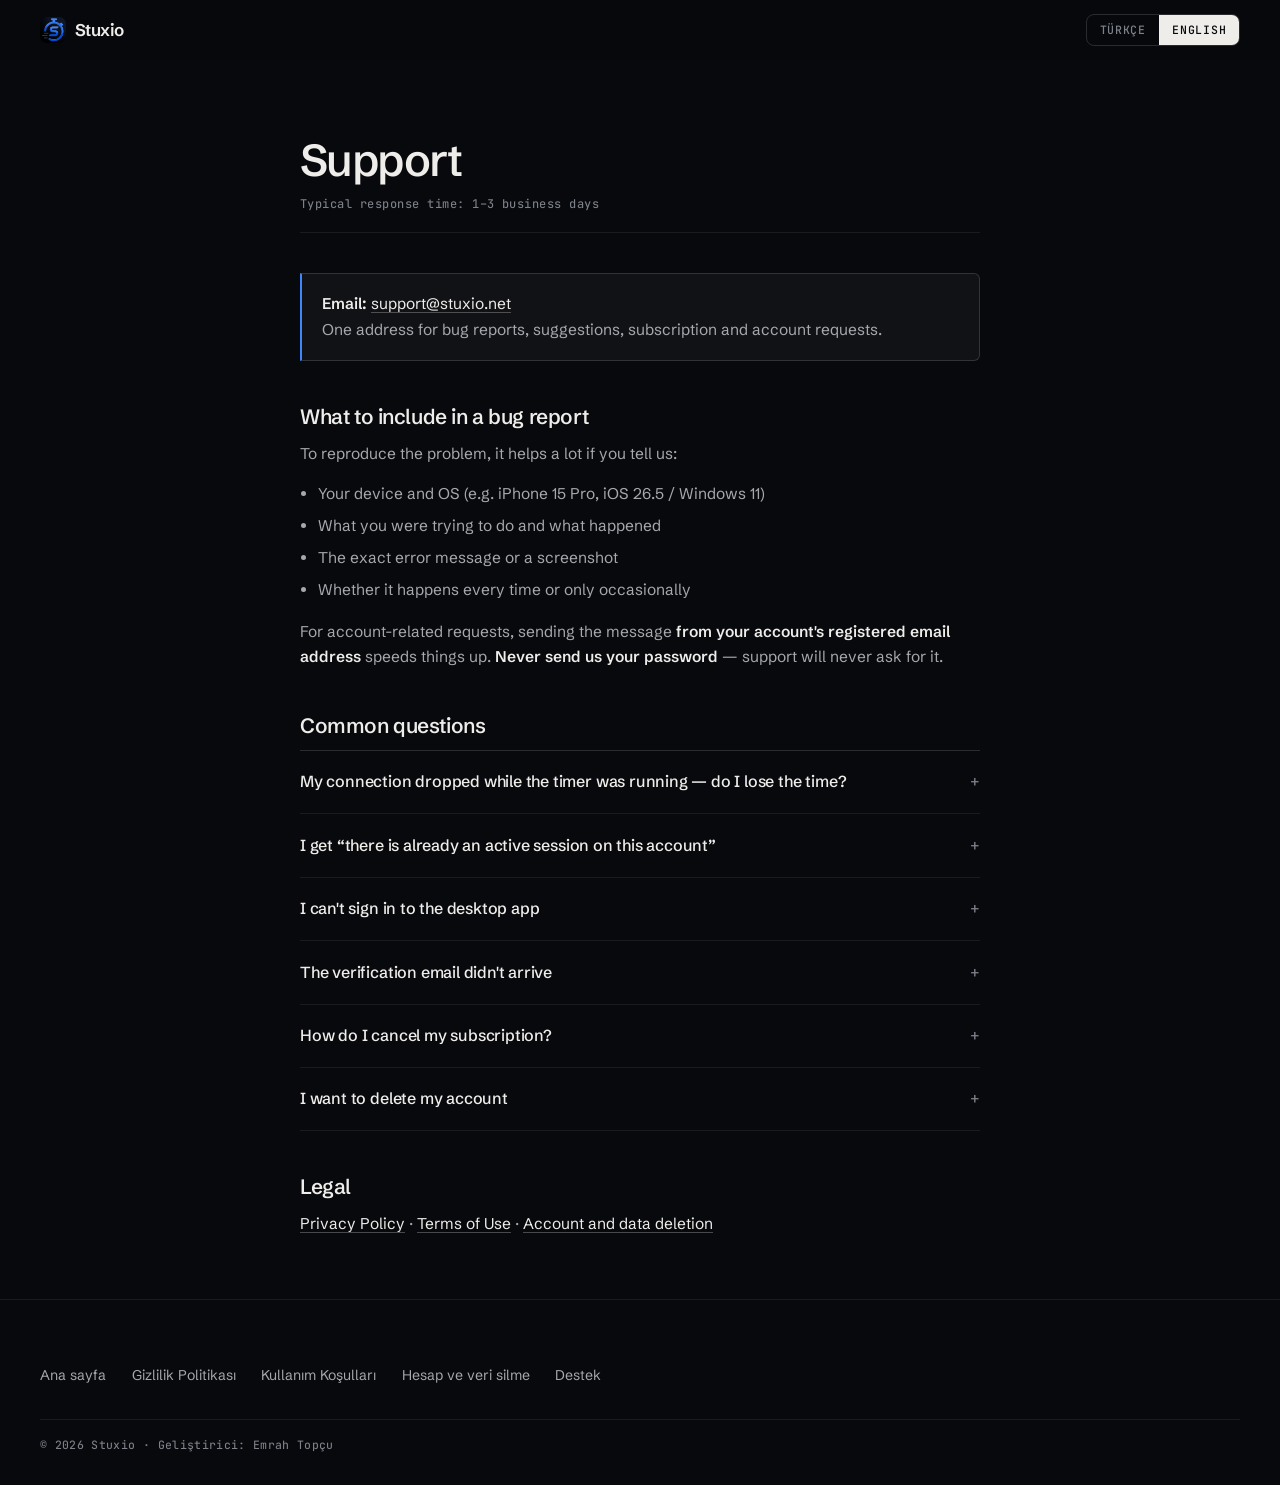
<file: destek.html>
<!DOCTYPE html>
<html lang="tr">
<head>
<meta charset="UTF-8">
<meta name="viewport" content="width=device-width, initial-scale=1">
<title>Destek — Stuxio</title>
<meta name="description" content="Stuxio destek: iletişim adresi, sık karşılaşılan sorunlar ve hata bildirirken gönderilmesi gerekenler.">
<link rel="canonical" href="https://stuxio.net/destek">
<meta name="robots" content="index, follow">

<!-- Bu sayfalarda OG etiketi HİÇ YOKTU: yasal bağlantılar mağaza konsollarında ve
     mesajlaşmada paylaşılıyor ama kart hiç oluşmuyordu. Görsel ana sayfayla ortak. -->
<meta property="og:type" content="website">
<meta property="og:site_name" content="Stuxio">
<meta property="og:locale" content="tr_TR">
<meta property="og:url" content="https://stuxio.net/destek">
<meta property="og:title" content="Destek — Stuxio">
<meta property="og:description" content="Stuxio destek: iletişim adresi, sık karşılaşılan sorunlar ve hata bildirirken gönderilmesi gerekenler.">
<meta property="og:image" content="https://stuxio.net/assets/brand/og-cover.jpg">
<meta property="og:image:type" content="image/jpeg">
<meta property="og:image:width" content="1200">
<meta property="og:image:height" content="630">
<meta property="og:image:alt" content="Stuxio — çevrimdışı da çalışan odak ve çalışma asistanı">
<meta name="twitter:card" content="summary_large_image">
<!-- Site tek temali (koyu). Iki ayri theme-color KALDIRILDI: acik tema artik yok,
     media sorgulu ikinci deger tarayiciya yanlis zemin bildiriyordu. -->
<meta name="theme-color" content="#08090C">
<meta name="color-scheme" content="dark">
<link rel="icon" href="/favicon.ico" sizes="any">
<link rel="icon" type="image/png" sizes="192x192" href="/assets/brand/stuxio-icon-192.png">
<link rel="apple-touch-icon" href="/assets/brand/stuxio-icon-192.png">
<link rel="stylesheet" href="assets/site.css">
</head>
<body>

<header class="site-nav">
  <div class="container inner">
    <a class="brand" href="/"><img class="brand-mark" src="assets/brand/stuxio-icon-96.png" width="32" height="32" alt=""><span>Stuxio</span></a>
    <div class="lang-switch" role="tablist" aria-label="Dil / Language">
      <button role="tab" data-set-lang="tr" aria-selected="true">Türkçe</button>
      <button role="tab" data-set-lang="en" aria-selected="false" lang="en">English</button>
    </div>
  </div>
</header>

<main class="container doc">

<!-- ══════════════════ TÜRKÇE ══════════════════ -->
<div data-lang="tr" class="is-active">
  <h1>Destek</h1>
  <p class="updated">Yanıt süresi: genellikle 1–3 iş günü</p>

  <div class="callout">
    <p><strong>E-posta:</strong> <a href="mailto:support@stuxio.net">support@stuxio.net</a><br>
    Hata bildirimi, öneri, abonelik ve hesap talepleri için tek adres.</p>
  </div>

  <h2>Hata bildirirken neler yazmalı?</h2>
  <p>Sorunu tekrar üretebilmemiz için şunlar çok yardımcı olur:</p>
  <ul>
    <li>Cihaz ve işletim sistemi (örn. iPhone 15 Pro, iOS 26.5 / Windows 11)</li>
    <li>Ne yapmaya çalıştığınız ve ne olduğu</li>
    <li>Hata mesajının tam metni veya ekran görüntüsü</li>
    <li>Sorun her seferinde mi oluyor, yoksa ara ara mı</li>
  </ul>
  <p>Hesabınızla ilgili bir talepse, iletiyi <strong>hesabınızın kayıtlı e-posta
  adresinden</strong> göndermeniz işlemi hızlandırır. <strong>Şifrenizi hiçbir zaman
  e-postayla paylaşmayın</strong> — destek ekibi şifrenizi asla istemez.</p>

  <h2>Sık karşılaşılan durumlar</h2>

  <details class="faq">
    <summary>Kronometre çalışırken internet gitti, sürem kaybolur mu?</summary>
    <p>Hayır. Süre cihazınızın saatinden hesaplanır ve kayıt cihazınızda tutulur; bağlantı
    gelince sunucuyla eşitlenir. Çalışma oturumunu durdurmak hiçbir planda internet
    gerektirmez.</p>
  </details>

  <details class="faq">
    <summary>“Bu hesapta zaten açık bir oturum var” uyarısı alıyorum</summary>
    <p>Aynı türden (telefon veya masaüstü) başka bir cihazda oturumunuz açık demektir.
    Uyarıdaki onayı verirseniz diğer cihazdaki oturum kapatılır ve giriş tamamlanır.</p>
  </details>

  <details class="faq">
    <summary>Masaüstü uygulamasına giriş yapamıyorum</summary>
    <p>Masaüstü erişimi Premium abonelik gerektirir. Aboneliğiniz varsa ve sorun sürüyorsa,
    aldığınız hata mesajının tam metniyle birlikte bize yazın.</p>
  </details>

  <details class="faq">
    <summary>Doğrulama e-postası gelmedi</summary>
    <p>Önce gereksiz/spam klasörünü kontrol edin. Kodun geçerlilik süresi kısadır; süresi
    dolduysa uygulamadan yeni kod isteyebilirsiniz. Sorun sürerse bize yazın.</p>
  </details>

  <details class="faq">
    <summary>Aboneliğimi nasıl iptal ederim?</summary>
    <p>İptal, satın aldığınız mağazanın hesap ayarlarından yapılır (App Store veya Google
    Play → Abonelikler). Uygulamayı silmek veya hesabı kapatmak aboneliği iptal etmez.</p>
  </details>

  <details class="faq">
    <summary>Hesabımı silmek istiyorum</summary>
    <p>Uygulama içinden kendiniz silebilirsiniz; adımlar ve silinen veriler
    <a href="hesap-silme">Hesap ve veri silme</a> sayfasında.</p>
  </details>

  <h2>Yasal belgeler</h2>
  <p><a href="gizlilik">Gizlilik Politikası</a> ·
     <a href="kullanim-kosullari">Kullanım Koşulları</a> ·
     <a href="hesap-silme">Hesap ve veri silme</a></p>
</div>

<!-- ══════════════════ ENGLISH ══════════════════ -->
<div data-lang="en">
  <h1>Support</h1>
  <p class="updated">Typical response time: 1–3 business days</p>

  <div class="callout">
    <p><strong>Email:</strong> <a href="mailto:support@stuxio.net">support@stuxio.net</a><br>
    One address for bug reports, suggestions, subscription and account requests.</p>
  </div>

  <h2>What to include in a bug report</h2>
  <p>To reproduce the problem, it helps a lot if you tell us:</p>
  <ul>
    <li>Your device and OS (e.g. iPhone 15 Pro, iOS 26.5 / Windows 11)</li>
    <li>What you were trying to do and what happened</li>
    <li>The exact error message or a screenshot</li>
    <li>Whether it happens every time or only occasionally</li>
  </ul>
  <p>For account-related requests, sending the message
  <strong>from your account's registered email address</strong> speeds things up.
  <strong>Never send us your password</strong> — support will never ask for it.</p>

  <h2>Common questions</h2>

  <details class="faq">
    <summary>My connection dropped while the timer was running — do I lose the time?</summary>
    <p>No. Time is measured from your device clock and stored locally, then synchronised
    once you are back online. Stopping a study session never requires an internet
    connection, on any plan.</p>
  </details>

  <details class="faq">
    <summary>I get “there is already an active session on this account”</summary>
    <p>You are signed in on another device of the same kind (phone or desktop). Confirm the
    prompt and the other session will be ended so you can sign in.</p>
  </details>

  <details class="faq">
    <summary>I can't sign in to the desktop app</summary>
    <p>Desktop access requires a Premium subscription. If you have one and the problem
    persists, email us with the exact error message.</p>
  </details>

  <details class="faq">
    <summary>The verification email didn't arrive</summary>
    <p>Check your spam folder first. Codes are short-lived; if yours expired, request a new
    one from the app. Contact us if the problem continues.</p>
  </details>

  <details class="faq">
    <summary>How do I cancel my subscription?</summary>
    <p>Cancel in the store account you bought it from (App Store or Google Play →
    Subscriptions). Deleting the app or closing your account does not cancel it.</p>
  </details>

  <details class="faq">
    <summary>I want to delete my account</summary>
    <p>You can do it yourself inside the app; steps and details are on the
    <a href="hesap-silme">Account and data deletion</a> page.</p>
  </details>

  <h2>Legal</h2>
  <p><a href="gizlilik">Privacy Policy</a> ·
     <a href="kullanim-kosullari">Terms of Use</a> ·
     <a href="hesap-silme">Account and data deletion</a></p>
</div>

</main>

<footer class="site-footer">
  <div class="container">
    <nav class="footer-links" aria-label="Alt menü">
      <a href="/">Ana sayfa</a>
      <a href="gizlilik">Gizlilik Politikası</a>
      <a href="kullanim-kosullari">Kullanım Koşulları</a>
      <a href="hesap-silme">Hesap ve veri silme</a>
      <a href="destek">Destek</a>
    </nav>
    <p class="copyright">© 2026 Stuxio · Geliştirici: Emrah Topçu</p>
  </div>
</footer>

<script src="assets/lang.js"></script>
</body>
</html>
</file>
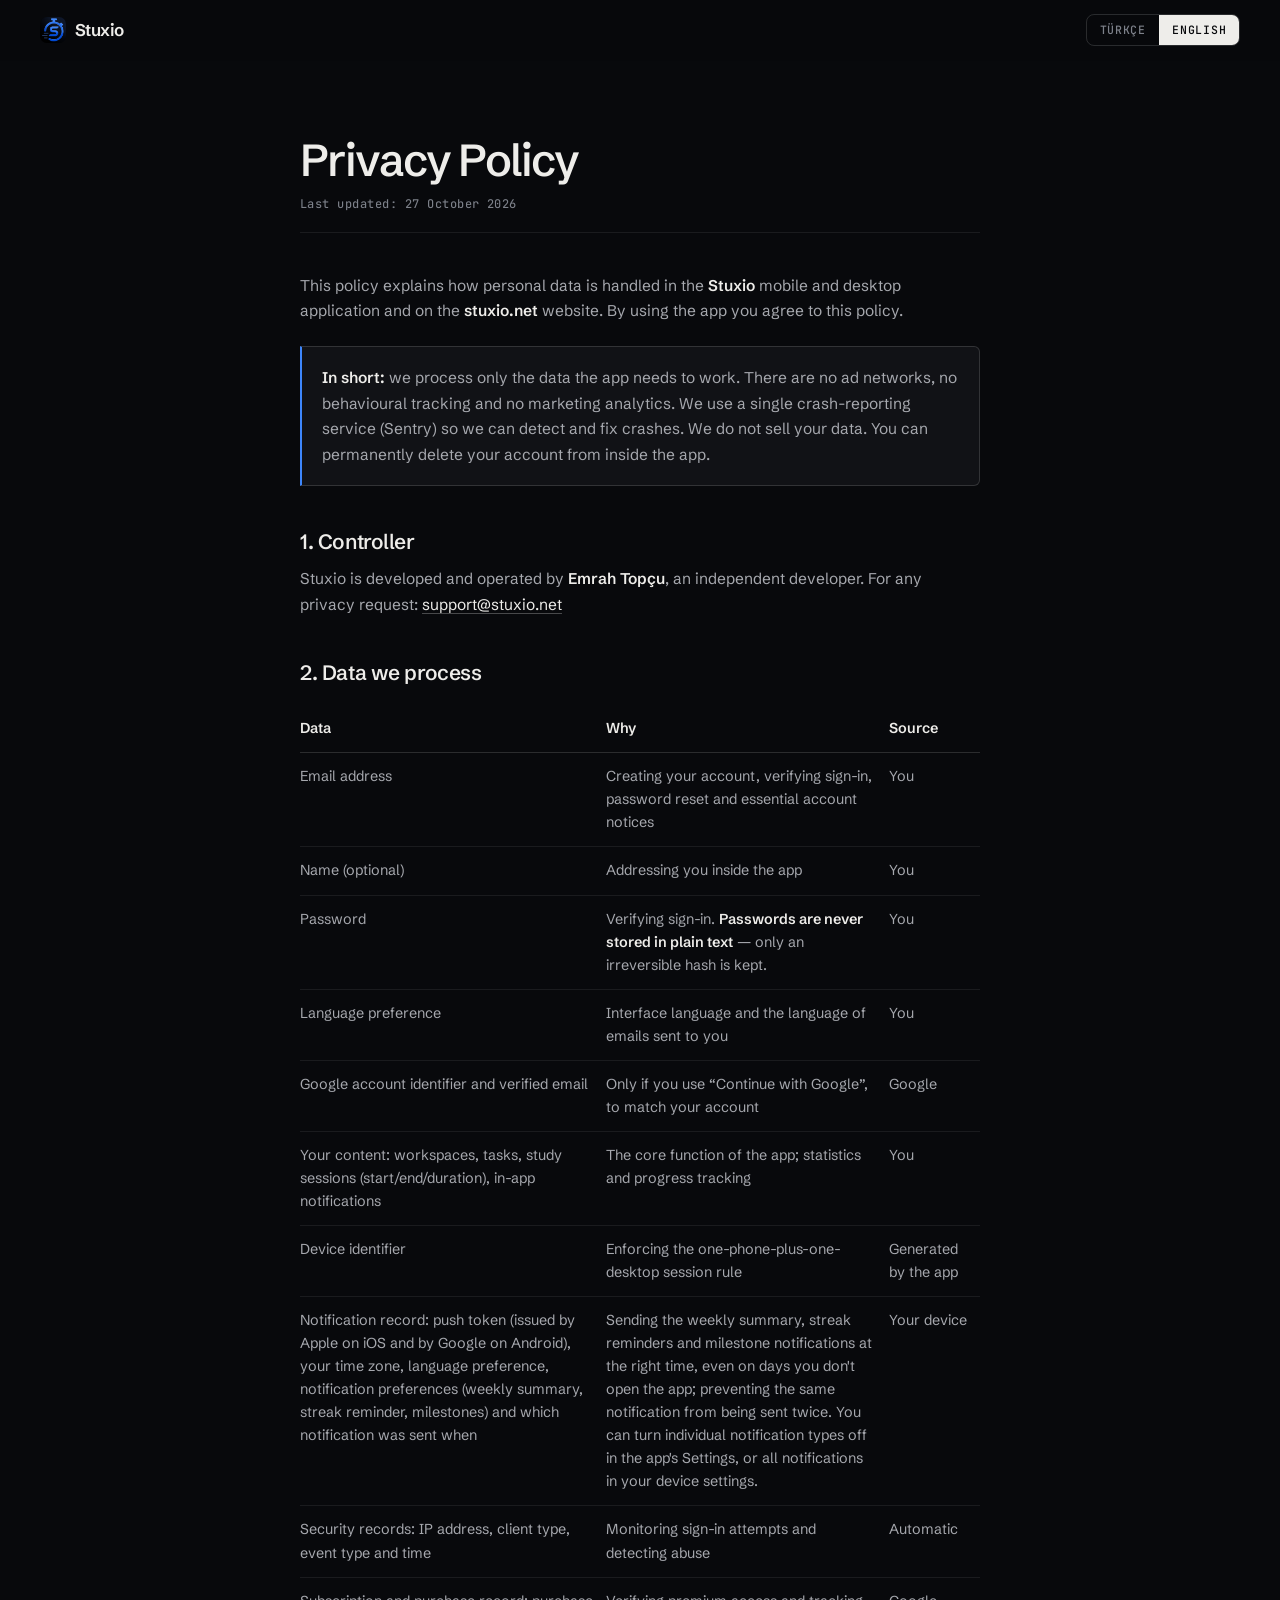
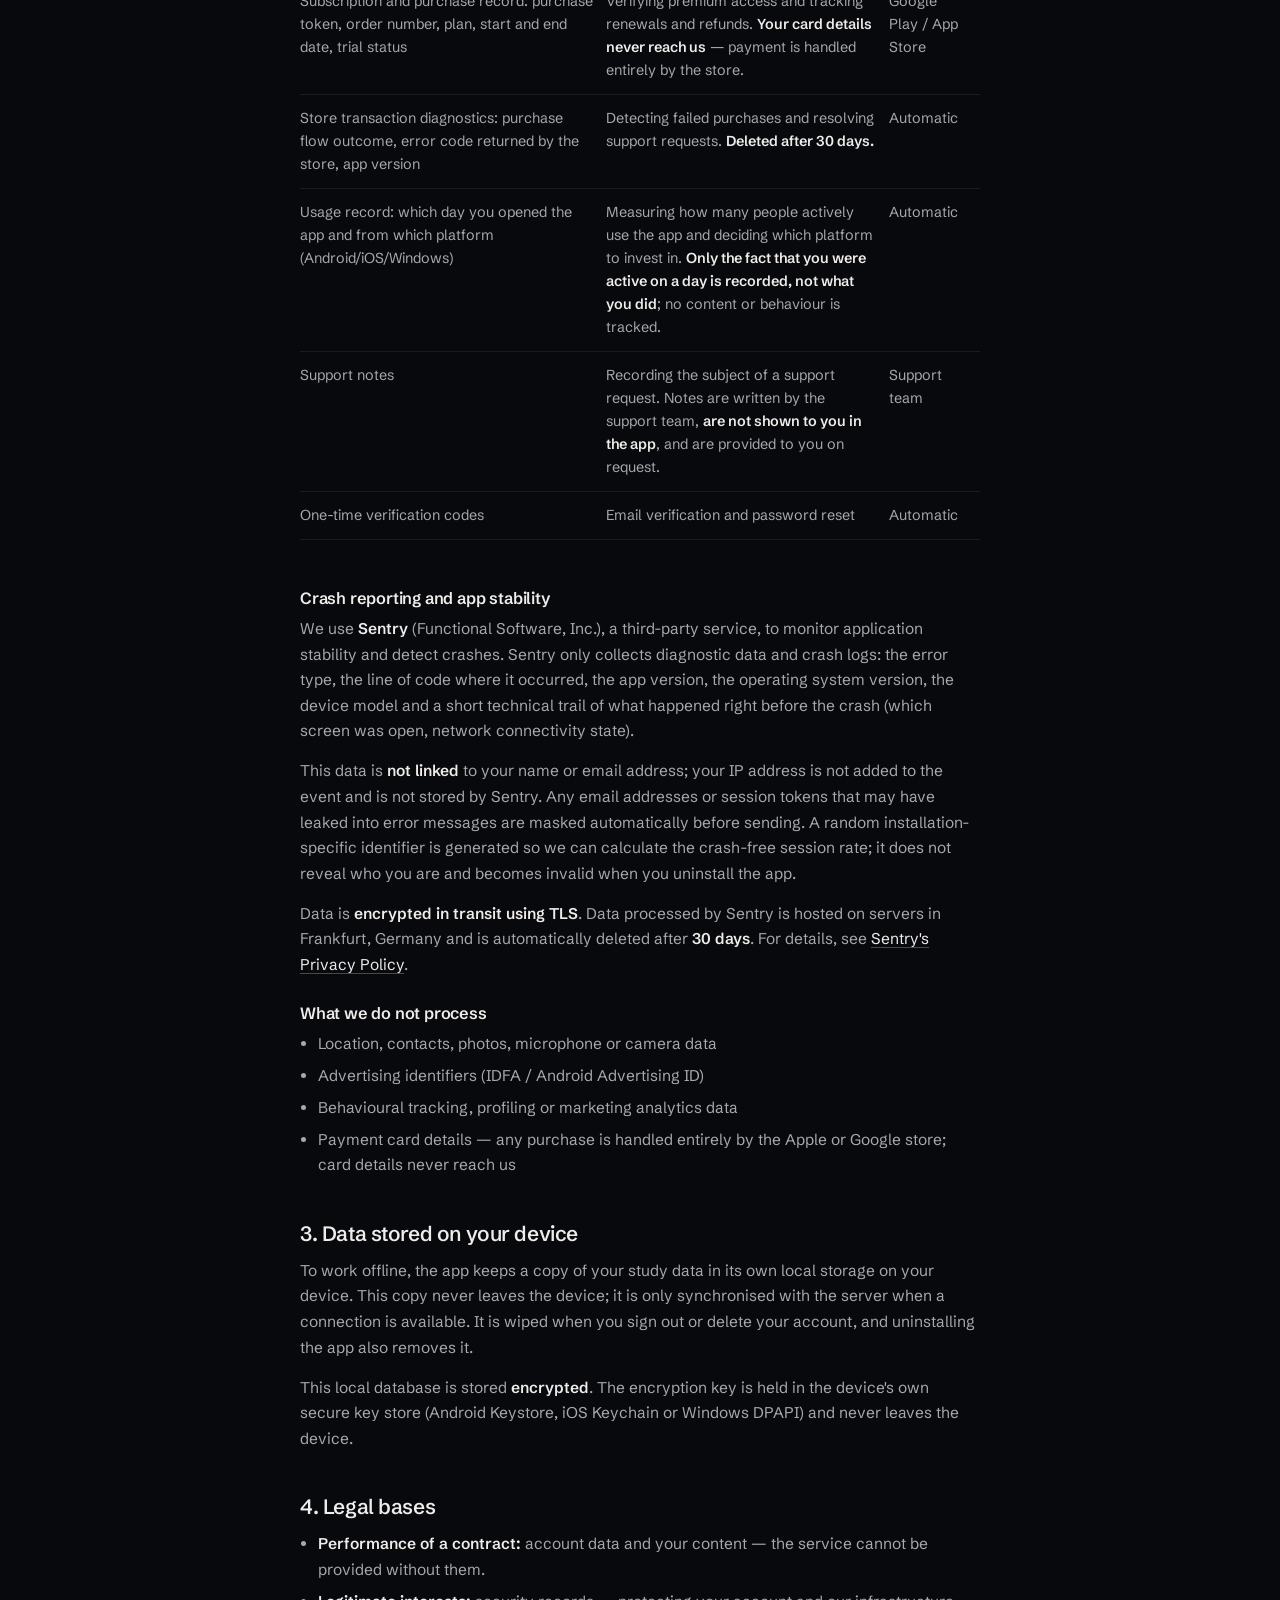
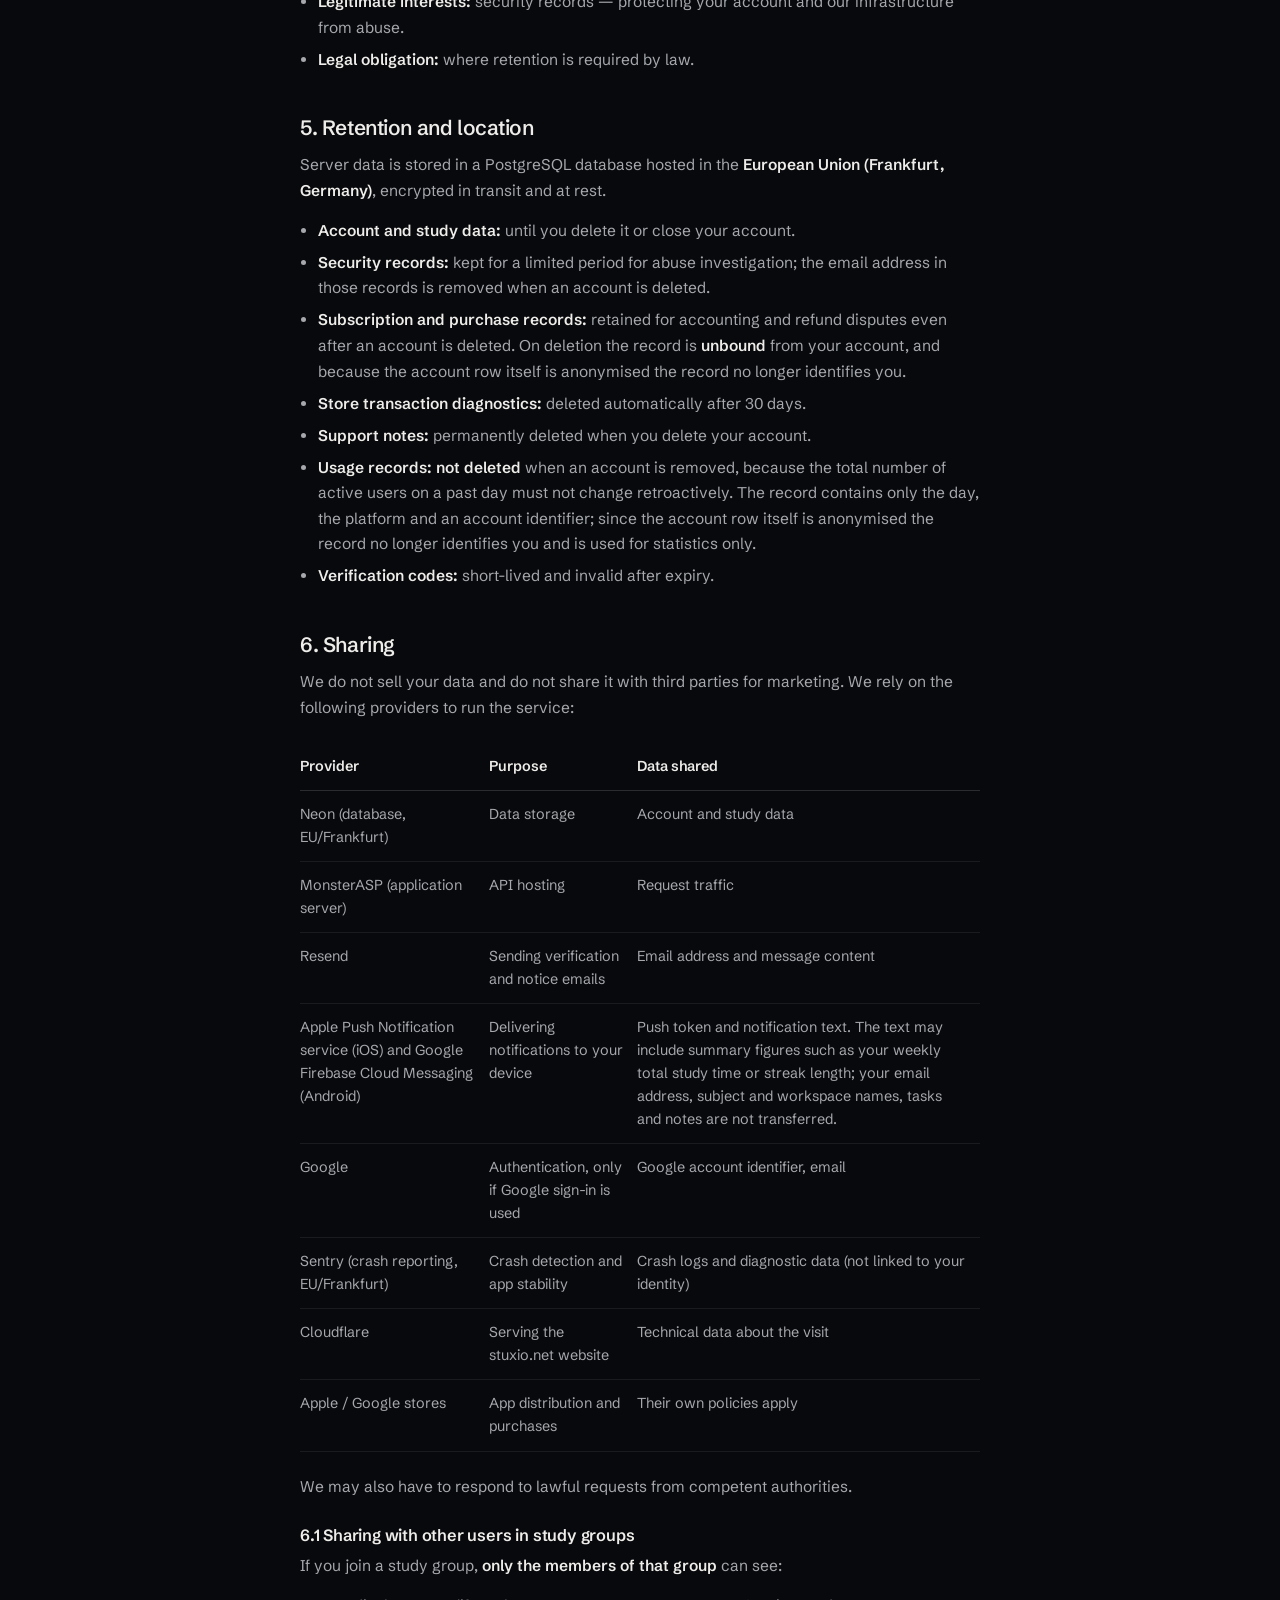
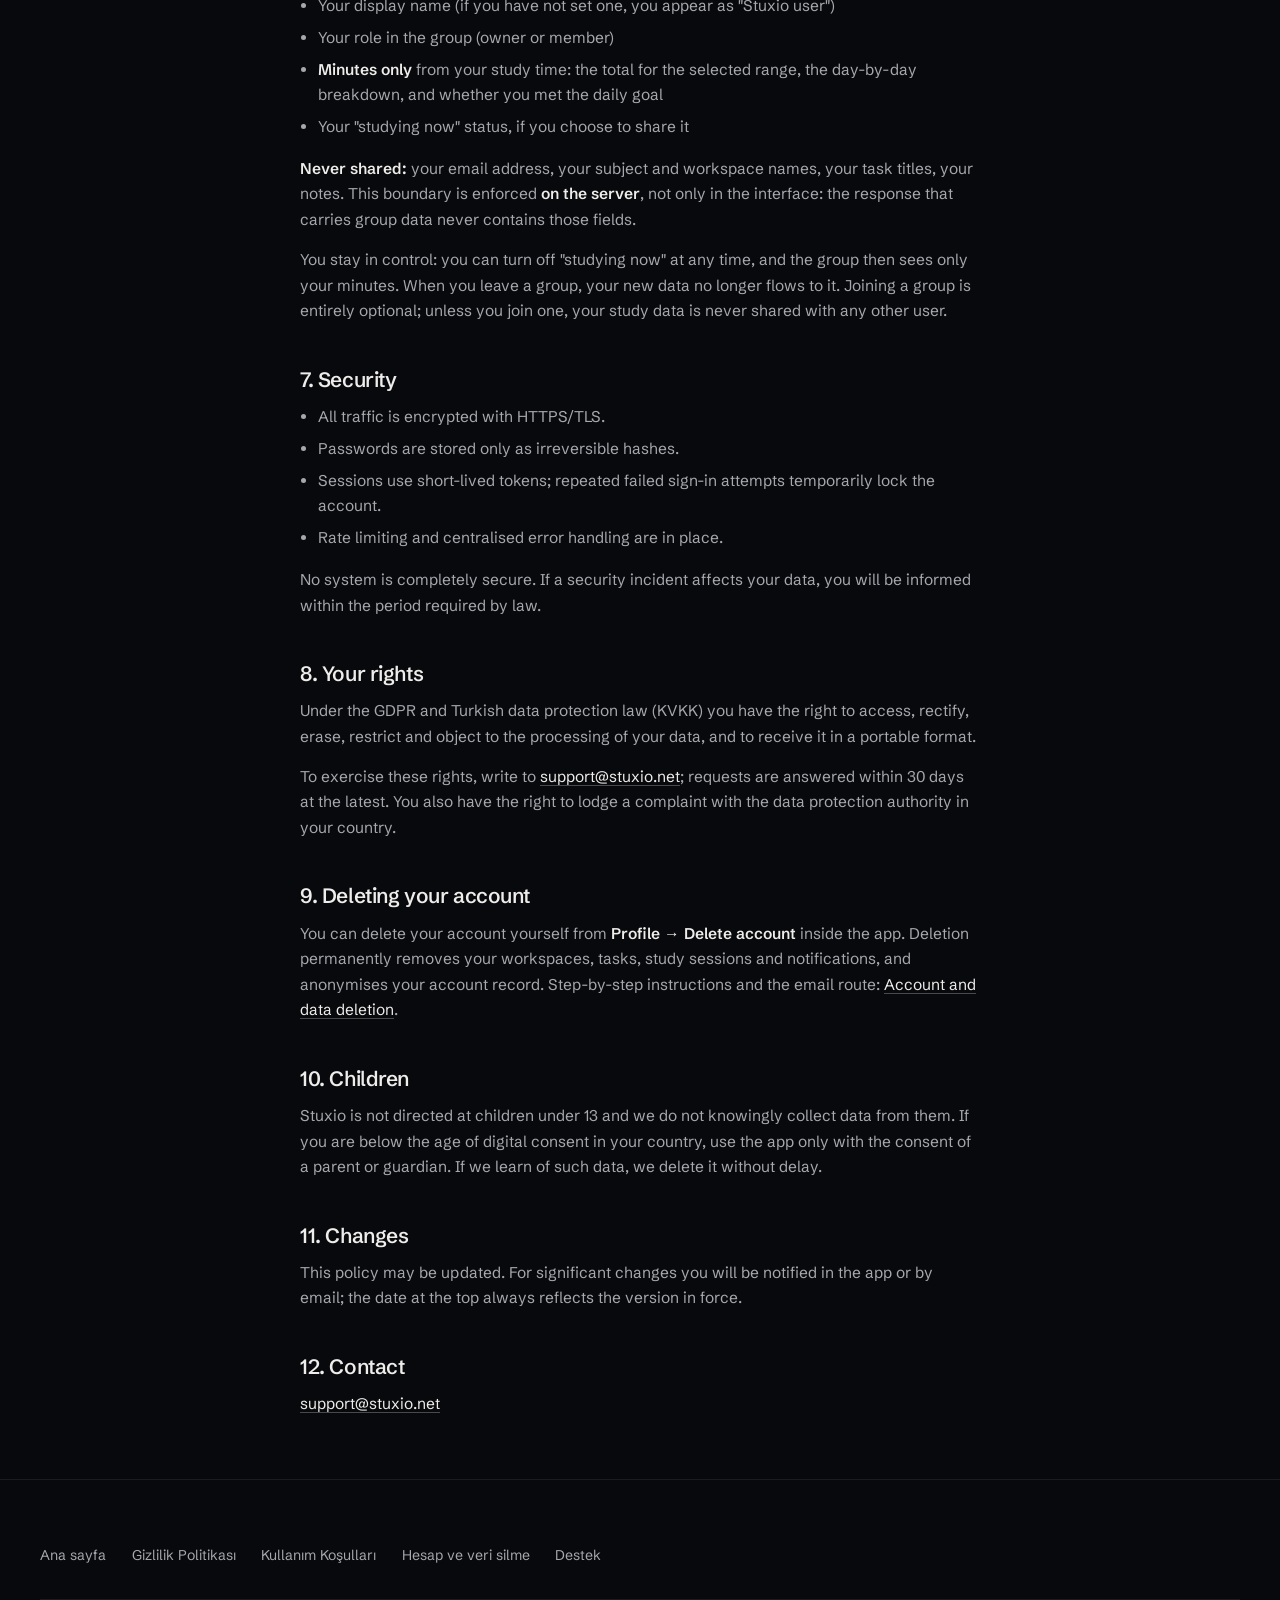
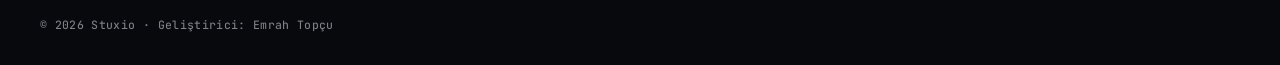
<file: gizlilik.html>
<!DOCTYPE html>
<html lang="tr">
<head>
<meta charset="UTF-8">
<meta name="viewport" content="width=device-width, initial-scale=1">
<title>Gizlilik Politikası — Stuxio</title>
<meta name="description" content="Stuxio gizlilik politikası: hangi veriler işlenir, nerede saklanır, kimlerle paylaşılır ve nasıl silinir.">
<link rel="canonical" href="https://stuxio.net/gizlilik">
<meta name="robots" content="index, follow">

<!-- Bu sayfalarda OG etiketi HİÇ YOKTU: yasal bağlantılar mağaza konsollarında ve
     mesajlaşmada paylaşılıyor ama kart hiç oluşmuyordu. Görsel ana sayfayla ortak. -->
<meta property="og:type" content="website">
<meta property="og:site_name" content="Stuxio">
<meta property="og:locale" content="tr_TR">
<meta property="og:url" content="https://stuxio.net/gizlilik">
<meta property="og:title" content="Gizlilik Politikası — Stuxio">
<meta property="og:description" content="Stuxio gizlilik politikası: hangi veriler işlenir, nerede saklanır, kimlerle paylaşılır ve nasıl silinir.">
<meta property="og:image" content="https://stuxio.net/assets/brand/og-cover.jpg">
<meta property="og:image:type" content="image/jpeg">
<meta property="og:image:width" content="1200">
<meta property="og:image:height" content="630">
<meta property="og:image:alt" content="Stuxio — çevrimdışı da çalışan odak ve çalışma asistanı">
<meta name="twitter:card" content="summary_large_image">
<!-- Site tek temali (koyu). Iki ayri theme-color KALDIRILDI: acik tema artik yok,
     media sorgulu ikinci deger tarayiciya yanlis zemin bildiriyordu. -->
<meta name="theme-color" content="#08090C">
<meta name="color-scheme" content="dark">
<link rel="icon" href="/favicon.ico" sizes="any">
<link rel="icon" type="image/png" sizes="192x192" href="/assets/brand/stuxio-icon-192.png">
<link rel="apple-touch-icon" href="/assets/brand/stuxio-icon-192.png">
<link rel="stylesheet" href="assets/site.css">
</head>
<body>

<header class="site-nav">
  <div class="container inner">
    <a class="brand" href="/"><img class="brand-mark" src="assets/brand/stuxio-icon-96.png" width="32" height="32" alt=""><span>Stuxio</span></a>
    <div class="lang-switch" role="tablist" aria-label="Dil / Language">
      <button role="tab" data-set-lang="tr" aria-selected="true">Türkçe</button>
      <button role="tab" data-set-lang="en" aria-selected="false" lang="en">English</button>
    </div>
  </div>
</header>

<main class="container doc">

<!-- ══════════════════ TÜRKÇE ══════════════════ -->
<div data-lang="tr" class="is-active">
  <h1>Gizlilik Politikası</h1>
  <p class="updated">Son güncelleme: 27 Ekim 2026</p>

  <p>Bu politika, <strong>Stuxio</strong> mobil ve masaüstü uygulaması ile
  <strong>stuxio.net</strong> web sitesinde kişisel verilerin nasıl işlendiğini açıklar.
  Uygulamayı kullanarak bu politikayı kabul etmiş olursunuz.</p>

  <div class="callout">
    <p><strong>Kısaca:</strong> Yalnızca uygulamanın çalışması için gereken verileri
    işliyoruz. Reklam ağı, davranışsal izleme veya pazarlama analitiği kullanmıyoruz.
    Uygulamanın çökmelerini tespit edebilmek için yalnızca bir hata takip hizmeti
    (Sentry) kullanıyoruz. Verilerinizi satmıyoruz. Hesabınızı uygulama içinden
    kalıcı olarak silebilirsiniz.</p>
  </div>

  <h2>1. Veri sorumlusu</h2>
  <p>Stuxio, bağımsız geliştirici <strong>Emrah Topçu</strong> tarafından geliştirilmekte ve
  yürütülmektedir. Gizlilikle ilgili tüm talepleriniz için:
  <a href="mailto:support@stuxio.net">support@stuxio.net</a></p>

  <h2>2. İşlenen veriler</h2>
  <div class="table-wrap">
  <table>
    <thead><tr><th>Veri</th><th>Neden işleniyor</th><th>Kaynak</th></tr></thead>
    <tbody>
      <tr>
        <td>E-posta adresi</td>
        <td>Hesabın oluşturulması, girişin doğrulanması, şifre sıfırlama ve zorunlu hesap bildirimleri</td>
        <td>Sizden</td>
      </tr>
      <tr>
        <td>Ad (isteğe bağlı)</td>
        <td>Uygulama içinde size hitap edebilmek</td>
        <td>Sizden</td>
      </tr>
      <tr>
        <td>Şifre</td>
        <td>Girişin doğrulanması. <strong>Şifreniz açık metin olarak saklanmaz</strong>, yalnızca geri döndürülemez özeti (hash) tutulur.</td>
        <td>Sizden</td>
      </tr>
      <tr>
        <td>Dil tercihi</td>
        <td>Arayüzün ve size gönderilen e-postaların dilini belirlemek</td>
        <td>Sizden</td>
      </tr>
      <tr>
        <td>Google hesap kimliği ve doğrulanmış e-posta</td>
        <td>Yalnızca “Google ile devam et” seçeneğini kullanırsanız; hesabınızı eşleştirmek için</td>
        <td>Google</td>
      </tr>
      <tr>
        <td>Çalışma içeriğiniz: çalışma alanları, görevler, çalışma oturumları (başlangıç/bitiş/süre), uygulama içi bildirimler</td>
        <td>Uygulamanın asıl işlevi; istatistik ve ilerleme takibi</td>
        <td>Sizden</td>
      </tr>
      <tr>
        <td>Cihaz tanımlayıcısı</td>
        <td>Aynı anda bir telefon ve bir masaüstü oturumu kuralının uygulanması</td>
        <td>Uygulama tarafından üretilir</td>
      </tr>
      <tr>
        <td>Bildirim kaydı: bildirim jetonu (iOS'ta Apple, Android'de Google tarafından üretilir),
        saat diliminiz, dil tercihiniz, bildirim tercihleriniz (haftalık özet, seri hatırlatması,
        başarılar) ve hangi bildirimin ne zaman gönderildiği</td>
        <td>Uygulamayı açmadığınız günlerde de haftalık özeti, seri hatırlatmasını ve başarı
        bildirimlerini doğru saatte gönderebilmek; aynı bildirimin iki kez gitmesini önlemek.
        Bildirim türlerini uygulamada Ayarlar'dan, bildirimlerin tamamını cihazınızın
        ayarlarından kapatabilirsiniz.</td>
        <td>Cihazınız</td>
      </tr>
      <tr>
        <td>Güvenlik kayıtları: IP adresi, istemci türü, olay türü ve zamanı</td>
        <td>Giriş denemelerinin izlenmesi, kötüye kullanım ve saldırıların tespiti</td>
        <td>Otomatik</td>
      </tr>
      <tr>
        <td>Abonelik ve satın alma kaydı: satın alma jetonu, sipariş numarası, plan,
        başlangıç ve bitiş tarihi, deneme durumu</td>
        <td>Premium erişimin doğrulanması, yenileme ve iade işlemlerinin izlenmesi.
        <strong>Kart bilgileriniz bize ulaşmaz</strong> — ödeme tamamen mağaza üzerinden yürür.</td>
        <td>Google Play / App Store</td>
      </tr>
      <tr>
        <td>Mağaza işlem tanılama kayıtları: satın alma akışının sonucu, mağazanın döndürdüğü
        hata kodu, uygulama sürümü</td>
        <td>Başarısız satın almaların tespiti ve desteğe başvuran kullanıcının sorununun
        çözülmesi. <strong>30 gün sonra silinir.</strong></td>
        <td>Otomatik</td>
      </tr>
      <tr>
        <td>Kullanım kaydı: uygulamayı hangi gün ve hangi platformdan (Android/iOS/Windows)
        açtığınız</td>
        <td>Kaç kullanıcının uygulamayı etkin olarak kullandığını ölçmek ve hangi platforma
        yatırım yapılacağına karar vermek. <strong>Ne yaptığınız değil, yalnızca etkin
        olduğunuz gün kaydedilir</strong>; içerik ve davranış izlenmez.</td>
        <td>Otomatik</td>
      </tr>
      <tr>
        <td>Destek notları</td>
        <td>Destek talebiniz olduğunda konunun kayda geçirilmesi. Notlar destek ekibi
        tarafından yazılır, <strong>uygulamada size gösterilmez</strong> ve talep etmeniz
        hâlinde tarafınıza iletilir.</td>
        <td>Destek ekibi</td>
      </tr>
      <tr>
        <td>Tek kullanımlık doğrulama kodları</td>
        <td>E-posta doğrulama ve şifre sıfırlama</td>
        <td>Otomatik</td>
      </tr>
    </tbody>
  </table>
  </div>

  <h3>Hata takibi ve uygulama kararlılığı</h3>
  <p>Uygulamanın kararlılığını izlemek ve meydana gelen çökmeleri tespit etmek amacıyla
  üçüncü taraf bir hizmet olan <strong>Sentry</strong>'yi (Functional Software, Inc.)
  kullanıyoruz. Sentry yalnızca tanılama verilerini ve çökme günlüklerini toplar: hatanın
  türü, oluştuğu kod satırı, uygulama sürümü, işletim sistemi sürümü, cihaz modeli ve
  çökmeden hemen önceki teknik iz (hangi ekranın açık olduğu, ağ bağlantısının durumu).</p>
  <p>Bu veriler adınız veya e-posta adresinizle <strong>ilişkilendirilmez</strong>; IP
  adresiniz olay kaydına eklenmez ve Sentry tarafından saklanmaz. Hata metinlerine sızmış
  olabilecek e-posta adresleri ile oturum anahtarları gönderimden önce otomatik olarak
  maskelenir. Çökmesiz oturum
  oranını hesaplayabilmek için uygulama kurulumuna özel rastgele bir kimlik üretilir; bu
  kimlik kimliğinizi ortaya çıkarmaz ve uygulamayı kaldırdığınızda geçersiz olur.</p>
  <p>Aktarım <strong>TLS ile şifrelenir</strong>. Sentry tarafından işlenen veriler
  Frankfurt, Almanya'daki sunucularda barındırılır ve <strong>30 gün</strong> sonra
  otomatik olarak silinir. Ayrıntı için
  <a href="https://sentry.io/privacy/" target="_blank" rel="noopener">Sentry'nin Gizlilik
  Politikası</a>nı inceleyebilirsiniz.</p>

  <h3>İşlemediğimiz veriler</h3>
  <ul>
    <li>Konum bilgisi, rehber, fotoğraf, mikrofon veya kamera verisi</li>
    <li>Reklam kimliği (IDFA / Android Reklam Kimliği)</li>
    <li>Davranışsal izleme, profilleme veya pazarlama analitiği verisi</li>
    <li>Ödeme kartı bilgisi — satın alma yapılırsa işlem tamamen Apple veya Google mağazası üzerinden yürür; kart bilgileriniz bize ulaşmaz</li>
  </ul>

  <h2>3. Cihazınızda saklanan veriler</h2>
  <p>Uygulama çevrimdışı çalışabilmek için çalışma verilerinizin bir kopyasını cihazınızın
  kendi uygulama deposunda tutar. Bu kopya cihazdan çıkmaz; yalnızca bağlantı geldiğinde
  sunucuyla eşitlenir. Oturumu kapattığınızda veya hesabınızı sildiğinizde bu yerel kopya
  cihazdan temizlenir. Uygulamayı kaldırmanız da yerel kopyayı siler.</p>
  <p>Bu yerel veritabanı <strong>şifrelenmiş olarak</strong> saklanır. Şifreleme anahtarı
  cihazın kendi güvenli anahtar deposunda tutulur (Android Keystore, iOS Keychain veya
  Windows DPAPI) ve cihazdan dışarı çıkmaz.</p>

  <h2>4. Hukuki dayanak</h2>
  <ul>
    <li><strong>Sözleşmenin ifası:</strong> hesap verileri ve çalışma içeriğiniz — bunlar olmadan hizmet sunulamaz.</li>
    <li><strong>Meşru menfaat:</strong> güvenlik kayıtları — hesabınızı ve altyapıyı kötüye kullanıma karşı korumak.</li>
    <li><strong>Hukuki yükümlülük:</strong> mevzuatın saklamayı zorunlu kıldığı hâller.</li>
  </ul>

  <h2>5. Saklama ve konum</h2>
  <p>Sunucu verileri <strong>Avrupa Birliği'nde (Frankfurt, Almanya)</strong> barındırılan
  bir PostgreSQL veritabanında saklanır. Aktarım sırasında ve saklama sırasında şifreleme
  kullanılır.</p>
  <ul>
    <li><strong>Hesap ve çalışma verileri:</strong> siz silene ya da hesabınızı kapatana kadar.</li>
    <li><strong>Güvenlik kayıtları:</strong> kötüye kullanım incelemesi için sınırlı süre saklanır; hesap silindiğinde bu kayıtlardaki e-posta adresi kaldırılır.</li>
    <li><strong>Abonelik ve satın alma kaydı:</strong> muhasebe ve iade tartışmaları için
    hesap silinse dahi saklanır. Hesap silindiğinde kaydın hesabınızla <strong>bağı
    koparılır</strong>; bağlı olduğu hesap kaydı da kimliksizleştirildiği için kayıt sizi
    tanımlar nitelikte kalmaz.</li>
    <li><strong>Mağaza işlem tanılama kayıtları:</strong> 30 gün sonra otomatik olarak silinir.</li>
    <li><strong>Destek notları:</strong> hesabınızı sildiğinizde kalıcı olarak silinir.</li>
    <li><strong>Kullanım kaydı:</strong> hesap silindiğinde <strong>silinmez</strong>, çünkü
    geçmiş bir günün toplam aktif kullanıcı sayısı geriye dönük değişmemelidir. Kayıt yalnız
    gün, platform ve hesap kimliğinden oluşur; bağlı olduğu hesap kimliksizleştirildiği için
    sizi tanımlar nitelikte kalmaz ve yalnızca istatistik amacıyla kullanılır.</li>
    <li><strong>Doğrulama kodları:</strong> kısa ömürlüdür ve süresi dolduğunda geçersizleşir.</li>
  </ul>

  <h2>6. Paylaşım</h2>
  <p>Verilerinizi satmıyoruz ve pazarlama amacıyla üçüncü taraflara vermiyoruz. Hizmeti
  ayakta tutmak için yalnızca aşağıdaki sağlayıcılardan yararlanıyoruz:</p>
  <div class="table-wrap">
  <table>
    <thead><tr><th>Sağlayıcı</th><th>Amaç</th><th>Aktarılan veri</th></tr></thead>
    <tbody>
      <tr><td>Neon (veritabanı, AB/Frankfurt)</td><td>Verilerin saklanması</td><td>Hesap ve çalışma verileri</td></tr>
      <tr><td>MonsterASP (uygulama sunucusu)</td><td>API'nin barındırılması</td><td>İstek trafiği</td></tr>
      <tr><td>Resend</td><td>Doğrulama ve bilgilendirme e-postalarının gönderimi</td><td>E-posta adresi ve ileti içeriği</td></tr>
      <tr><td>Apple Push Notification service (iOS) ve Google Firebase Cloud Messaging (Android)</td><td>Bildirimlerin cihazınıza iletilmesi</td><td>Bildirim jetonu ve bildirim metni. Metin haftalık toplam süre ya da seri gün sayısı gibi özet bilgiler içerebilir; e-posta adresiniz, ders ve alan adlarınız, görevleriniz ve notlarınız aktarılmaz.</td></tr>
      <tr><td>Google</td><td>Yalnızca Google ile giriş kullanılırsa kimlik doğrulama</td><td>Google hesap kimliği, e-posta</td></tr>
      <tr><td>Sentry (hata takibi, AB/Frankfurt)</td><td>Çökmelerin tespiti ve uygulama kararlılığı</td><td>Çökme günlükleri ve tanılama verisi (kimliğinizle ilişkilendirilmez)</td></tr>
      <tr><td>Cloudflare</td><td>stuxio.net web sitesinin sunulması</td><td>Site ziyaretine ait teknik veriler</td></tr>
      <tr><td>Apple / Google mağazaları</td><td>Uygulama dağıtımı ve satın alma</td><td>Mağazanın kendi politikası geçerlidir</td></tr>
    </tbody>
  </table>
  </div>
  <p>Ayrıca yasal bir yükümlülük doğduğunda yetkili makamların usulüne uygun taleplerini
  karşılamak zorunda kalabiliriz.</p>

  <h3>6.1 Çalışma gruplarında diğer kullanıcılarla paylaşım</h3>
  <p>Bir çalışma grubuna katılırsanız, <strong>yalnızca o grubun üyeleri</strong> aşağıdakileri
  görür:</p>
  <ul>
    <li>Görünen adınız (ad girmediyseniz "Stuxio kullanıcısı" olarak görünürsünüz)</li>
    <li>Gruptaki rolünüz (kurucu ya da üye)</li>
    <li>Çalışma sürenize ait <strong>yalnızca dakika bilgisi</strong>: seçilen aralıktaki toplam,
        gün gün dağılım ve günlük hedefi tutup tutmadığınız</li>
    <li>İsterseniz "şu an çalışıyor" durumunuz</li>
  </ul>
  <p><strong>Hiçbir koşulda paylaşılmayanlar:</strong> e-posta adresiniz, ders ve alan adlarınız,
  görev başlıklarınız, notlarınız. Bu sınır yalnız arayüzde değil <strong>sunucu tarafında</strong>
  uygulanır; grup verisi taşıyan yanıt bu alanları hiç içermez.</p>
  <p>Kontrol sizde: "şu an çalışıyor" bilgisini istediğiniz an kapatabilirsiniz — bu durumda
  grupta yalnız süreniz görünür. Gruptan ayrıldığınızda yeni verileriniz gruba akmaz.
  Gruba katılmak tamamen isteğe bağlıdır; katılmadığınız sürece çalışma verileriniz hiçbir
  kullanıcıyla paylaşılmaz.</p>

  <h2>7. Güvenlik</h2>
  <ul>
    <li>Tüm iletişim HTTPS/TLS ile şifrelenir.</li>
    <li>Şifreler geri döndürülemez biçimde özetlenerek saklanır.</li>
    <li>Oturumlar kısa ömürlü belirteçlerle yürütülür; art arda hatalı giriş denemesinde hesap geçici olarak kilitlenir.</li>
    <li>İstek sınırlama ve otomatik hata denetimi uygulanır.</li>
  </ul>
  <p>Hiçbir sistem %100 güvenli değildir; verilerinizi etkileyen bir güvenlik olayı
  yaşanırsa mevzuatın öngördüğü süre içinde bilgilendirilirsiniz.</p>

  <h2>8. Haklarınız</h2>
  <p>KVKK (6698 sayılı Kanun) ve GDPR kapsamında; verilerinize erişme, düzeltilmesini
  isteme, silinmesini isteme, işlemenin sınırlandırılmasını isteme, işlemeye itiraz etme ve
  verilerinizi taşınabilir bir biçimde alma haklarına sahipsiniz.</p>
  <p>Bu haklarınızı kullanmak için <a href="mailto:support@stuxio.net">support@stuxio.net</a>
  adresine yazmanız yeterlidir; taleplere en geç 30 gün içinde yanıt verilir. Ayrıca
  bulunduğunuz ülkedeki veri koruma otoritesine şikâyette bulunma hakkınız saklıdır.</p>

  <h2>9. Hesabın silinmesi</h2>
  <p>Hesabınızı uygulama içinden <strong>Profil → Hesabı sil</strong> adımıyla kendiniz
  silebilirsiniz. Silme işleminde çalışma alanlarınız, görevleriniz, çalışma oturumlarınız
  ve bildirimleriniz kalıcı olarak silinir; hesap kaydınız kimliksizleştirilir. Adım adım
  anlatım ve e-posta yoluyla talep için:
  <a href="hesap-silme">Hesap ve veri silme</a>.</p>

  <h2>10. Çocuklar</h2>
  <p>Stuxio 13 yaşın altındaki çocuklara yönelik değildir ve bu yaş grubundan bilerek veri
  toplamayız. Bulunduğunuz ülkede geçerli yaş sınırının altındaysanız uygulamayı yalnızca
  veli veya vasi onayıyla kullanmalısınız. Böyle bir veriyi öğrenirsek gecikmeksizin
  sileriz.</p>

  <h2>11. Değişiklikler</h2>
  <p>Bu politika güncellenebilir. Önemli bir değişiklikte uygulama içinden veya e-posta ile
  bilgilendirilirsiniz; sayfanın üstündeki tarih her zaman yürürlükteki sürümü gösterir.</p>

  <h2>12. İletişim</h2>
  <p><a href="mailto:support@stuxio.net">support@stuxio.net</a></p>
</div>

<!-- ══════════════════ ENGLISH ══════════════════ -->
<div data-lang="en">
  <h1>Privacy Policy</h1>
  <p class="updated">Last updated: 27 October 2026</p>

  <p>This policy explains how personal data is handled in the <strong>Stuxio</strong> mobile
  and desktop application and on the <strong>stuxio.net</strong> website. By using the app
  you agree to this policy.</p>

  <div class="callout">
    <p><strong>In short:</strong> we process only the data the app needs to work. There are
    no ad networks, no behavioural tracking and no marketing analytics. We use a single
    crash-reporting service (Sentry) so we can detect and fix crashes. We do not sell your
    data. You can permanently delete your account from inside the app.</p>
  </div>

  <h2>1. Controller</h2>
  <p>Stuxio is developed and operated by <strong>Emrah Topçu</strong>, an independent
  developer. For any privacy request:
  <a href="mailto:support@stuxio.net">support@stuxio.net</a></p>

  <h2>2. Data we process</h2>
  <div class="table-wrap">
  <table>
    <thead><tr><th>Data</th><th>Why</th><th>Source</th></tr></thead>
    <tbody>
      <tr><td>Email address</td><td>Creating your account, verifying sign-in, password reset and essential account notices</td><td>You</td></tr>
      <tr><td>Name (optional)</td><td>Addressing you inside the app</td><td>You</td></tr>
      <tr><td>Password</td><td>Verifying sign-in. <strong>Passwords are never stored in plain text</strong> — only an irreversible hash is kept.</td><td>You</td></tr>
      <tr><td>Language preference</td><td>Interface language and the language of emails sent to you</td><td>You</td></tr>
      <tr><td>Google account identifier and verified email</td><td>Only if you use “Continue with Google”, to match your account</td><td>Google</td></tr>
      <tr><td>Your content: workspaces, tasks, study sessions (start/end/duration), in-app notifications</td><td>The core function of the app; statistics and progress tracking</td><td>You</td></tr>
      <tr><td>Device identifier</td><td>Enforcing the one-phone-plus-one-desktop session rule</td><td>Generated by the app</td></tr>
      <tr><td>Notification record: push token (issued by Apple on iOS and by Google on Android), your time zone, language preference, notification preferences (weekly summary, streak reminder, milestones) and which notification was sent when</td><td>Sending the weekly summary, streak reminders and milestone notifications at the right time, even on days you don't open the app; preventing the same notification from being sent twice. You can turn individual notification types off in the app's Settings, or all notifications in your device settings.</td><td>Your device</td></tr>
      <tr><td>Security records: IP address, client type, event type and time</td><td>Monitoring sign-in attempts and detecting abuse</td><td>Automatic</td></tr>
      <tr><td>Subscription and purchase record: purchase token, order number, plan, start and end date, trial status</td><td>Verifying premium access and tracking renewals and refunds. <strong>Your card details never reach us</strong> — payment is handled entirely by the store.</td><td>Google Play / App Store</td></tr>
      <tr><td>Store transaction diagnostics: purchase flow outcome, error code returned by the store, app version</td><td>Detecting failed purchases and resolving support requests. <strong>Deleted after 30 days.</strong></td><td>Automatic</td></tr>
      <tr><td>Usage record: which day you opened the app and from which platform (Android/iOS/Windows)</td><td>Measuring how many people actively use the app and deciding which platform to invest in. <strong>Only the fact that you were active on a day is recorded, not what you did</strong>; no content or behaviour is tracked.</td><td>Automatic</td></tr>
      <tr><td>Support notes</td><td>Recording the subject of a support request. Notes are written by the support team, <strong>are not shown to you in the app</strong>, and are provided to you on request.</td><td>Support team</td></tr>
      <tr><td>One-time verification codes</td><td>Email verification and password reset</td><td>Automatic</td></tr>
    </tbody>
  </table>
  </div>

  <h3>Crash reporting and app stability</h3>
  <p>We use <strong>Sentry</strong> (Functional Software, Inc.), a third-party service, to
  monitor application stability and detect crashes. Sentry only collects diagnostic data and
  crash logs: the error type, the line of code where it occurred, the app version, the
  operating system version, the device model and a short technical trail of what happened
  right before the crash (which screen was open, network connectivity state).</p>
  <p>This data is <strong>not linked</strong> to your name or email address; your IP address
  is not added to the event and is not stored by Sentry. Any email addresses or session
  tokens that may have leaked into error messages are masked automatically before sending.
  A random installation-specific
  identifier is generated so we can calculate the crash-free session rate; it does not reveal
  who you are and becomes invalid when you uninstall the app.</p>
  <p>Data is <strong>encrypted in transit using TLS</strong>. Data processed by Sentry is
  hosted on servers in Frankfurt, Germany and is automatically deleted after
  <strong>30 days</strong>. For details, see
  <a href="https://sentry.io/privacy/" target="_blank" rel="noopener">Sentry's Privacy
  Policy</a>.</p>

  <h3>What we do not process</h3>
  <ul>
    <li>Location, contacts, photos, microphone or camera data</li>
    <li>Advertising identifiers (IDFA / Android Advertising ID)</li>
    <li>Behavioural tracking, profiling or marketing analytics data</li>
    <li>Payment card details — any purchase is handled entirely by the Apple or Google store; card details never reach us</li>
  </ul>

  <h2>3. Data stored on your device</h2>
  <p>To work offline, the app keeps a copy of your study data in its own local storage on
  your device. This copy never leaves the device; it is only synchronised with the server
  when a connection is available. It is wiped when you sign out or delete your account, and
  uninstalling the app also removes it.</p>
  <p>This local database is stored <strong>encrypted</strong>. The encryption key is held in
  the device's own secure key store (Android Keystore, iOS Keychain or Windows DPAPI) and
  never leaves the device.</p>

  <h2>4. Legal bases</h2>

  <ul>
    <li><strong>Performance of a contract:</strong> account data and your content — the service cannot be provided without them.</li>
    <li><strong>Legitimate interests:</strong> security records — protecting your account and our infrastructure from abuse.</li>
    <li><strong>Legal obligation:</strong> where retention is required by law.</li>
  </ul>

  <h2>5. Retention and location</h2>
  <p>Server data is stored in a PostgreSQL database hosted in the
  <strong>European Union (Frankfurt, Germany)</strong>, encrypted in transit and at rest.</p>
  <ul>
    <li><strong>Account and study data:</strong> until you delete it or close your account.</li>
    <li><strong>Security records:</strong> kept for a limited period for abuse investigation; the email address in those records is removed when an account is deleted.</li>
    <li><strong>Subscription and purchase records:</strong> retained for accounting and refund
    disputes even after an account is deleted. On deletion the record is <strong>unbound</strong>
    from your account, and because the account row itself is anonymised the record no longer
    identifies you.</li>
    <li><strong>Store transaction diagnostics:</strong> deleted automatically after 30 days.</li>
    <li><strong>Support notes:</strong> permanently deleted when you delete your account.</li>
    <li><strong>Usage records:</strong> <strong>not deleted</strong> when an account is removed,
    because the total number of active users on a past day must not change retroactively. The
    record contains only the day, the platform and an account identifier; since the account row
    itself is anonymised the record no longer identifies you and is used for statistics only.</li>
    <li><strong>Verification codes:</strong> short-lived and invalid after expiry.</li>
  </ul>

  <h2>6. Sharing</h2>
  <p>We do not sell your data and do not share it with third parties for marketing. We rely
  on the following providers to run the service:</p>
  <div class="table-wrap">
  <table>
    <thead><tr><th>Provider</th><th>Purpose</th><th>Data shared</th></tr></thead>
    <tbody>
      <tr><td>Neon (database, EU/Frankfurt)</td><td>Data storage</td><td>Account and study data</td></tr>
      <tr><td>MonsterASP (application server)</td><td>API hosting</td><td>Request traffic</td></tr>
      <tr><td>Resend</td><td>Sending verification and notice emails</td><td>Email address and message content</td></tr>
      <tr><td>Apple Push Notification service (iOS) and Google Firebase Cloud Messaging (Android)</td><td>Delivering notifications to your device</td><td>Push token and notification text. The text may include summary figures such as your weekly total study time or streak length; your email address, subject and workspace names, tasks and notes are not transferred.</td></tr>
      <tr><td>Google</td><td>Authentication, only if Google sign-in is used</td><td>Google account identifier, email</td></tr>
      <tr><td>Sentry (crash reporting, EU/Frankfurt)</td><td>Crash detection and app stability</td><td>Crash logs and diagnostic data (not linked to your identity)</td></tr>
      <tr><td>Cloudflare</td><td>Serving the stuxio.net website</td><td>Technical data about the visit</td></tr>
      <tr><td>Apple / Google stores</td><td>App distribution and purchases</td><td>Their own policies apply</td></tr>
    </tbody>
  </table>
  </div>
  <p>We may also have to respond to lawful requests from competent authorities.</p>

  <h3>6.1 Sharing with other users in study groups</h3>
  <p>If you join a study group, <strong>only the members of that group</strong> can see:</p>
  <ul>
    <li>Your display name (if you have not set one, you appear as "Stuxio user")</li>
    <li>Your role in the group (owner or member)</li>
    <li><strong>Minutes only</strong> from your study time: the total for the selected range,
        the day-by-day breakdown, and whether you met the daily goal</li>
    <li>Your "studying now" status, if you choose to share it</li>
  </ul>
  <p><strong>Never shared:</strong> your email address, your subject and workspace names, your
  task titles, your notes. This boundary is enforced <strong>on the server</strong>, not only in
  the interface: the response that carries group data never contains those fields.</p>
  <p>You stay in control: you can turn off "studying now" at any time, and the group then sees
  only your minutes. When you leave a group, your new data no longer flows to it. Joining a
  group is entirely optional; unless you join one, your study data is never shared with any
  other user.</p>

  <h2>7. Security</h2>
  <ul>
    <li>All traffic is encrypted with HTTPS/TLS.</li>
    <li>Passwords are stored only as irreversible hashes.</li>
    <li>Sessions use short-lived tokens; repeated failed sign-in attempts temporarily lock the account.</li>
    <li>Rate limiting and centralised error handling are in place.</li>
  </ul>
  <p>No system is completely secure. If a security incident affects your data, you will be
  informed within the period required by law.</p>

  <h2>8. Your rights</h2>
  <p>Under the GDPR and Turkish data protection law (KVKK) you have the right to access,
  rectify, erase, restrict and object to the processing of your data, and to receive it in a
  portable format.</p>
  <p>To exercise these rights, write to
  <a href="mailto:support@stuxio.net">support@stuxio.net</a>; requests are answered within 30
  days at the latest. You also have the right to lodge a complaint with the data protection
  authority in your country.</p>

  <h2>9. Deleting your account</h2>
  <p>You can delete your account yourself from <strong>Profile → Delete account</strong>
  inside the app. Deletion permanently removes your workspaces, tasks, study sessions and
  notifications, and anonymises your account record. Step-by-step instructions and the email
  route: <a href="hesap-silme">Account and data deletion</a>.</p>

  <h2>10. Children</h2>
  <p>Stuxio is not directed at children under 13 and we do not knowingly collect data from
  them. If you are below the age of digital consent in your country, use the app only with
  the consent of a parent or guardian. If we learn of such data, we delete it without delay.</p>

  <h2>11. Changes</h2>
  <p>This policy may be updated. For significant changes you will be notified in the app or
  by email; the date at the top always reflects the version in force.</p>

  <h2>12. Contact</h2>
  <p><a href="mailto:support@stuxio.net">support@stuxio.net</a></p>
</div>

</main>

<footer class="site-footer">
  <div class="container">
    <nav class="footer-links" aria-label="Alt menü">
      <a href="/">Ana sayfa</a>
      <a href="gizlilik">Gizlilik Politikası</a>
      <a href="kullanim-kosullari">Kullanım Koşulları</a>
      <a href="hesap-silme">Hesap ve veri silme</a>
      <a href="destek">Destek</a>
    </nav>
    <p class="copyright">© 2026 Stuxio · Geliştirici: Emrah Topçu</p>
  </div>
</footer>

<script src="assets/lang.js"></script>
</body>
</html>
</file>
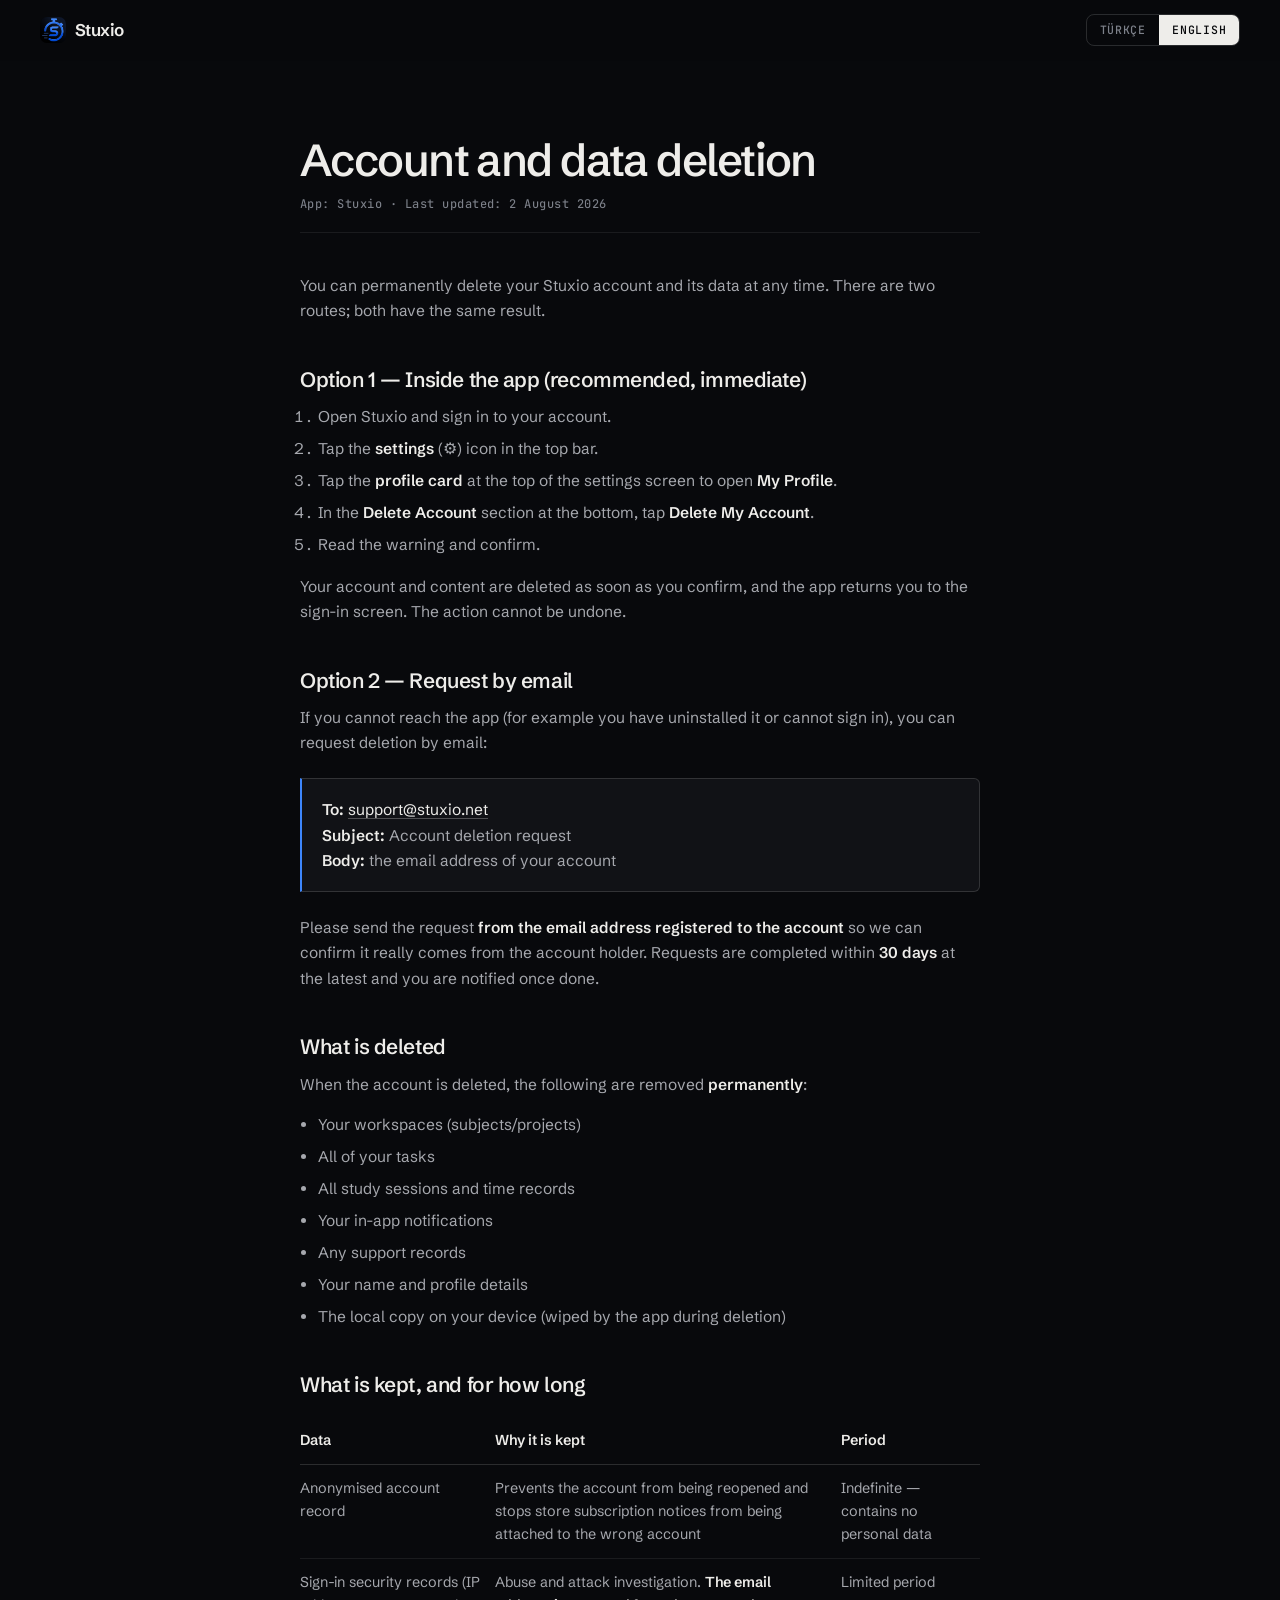
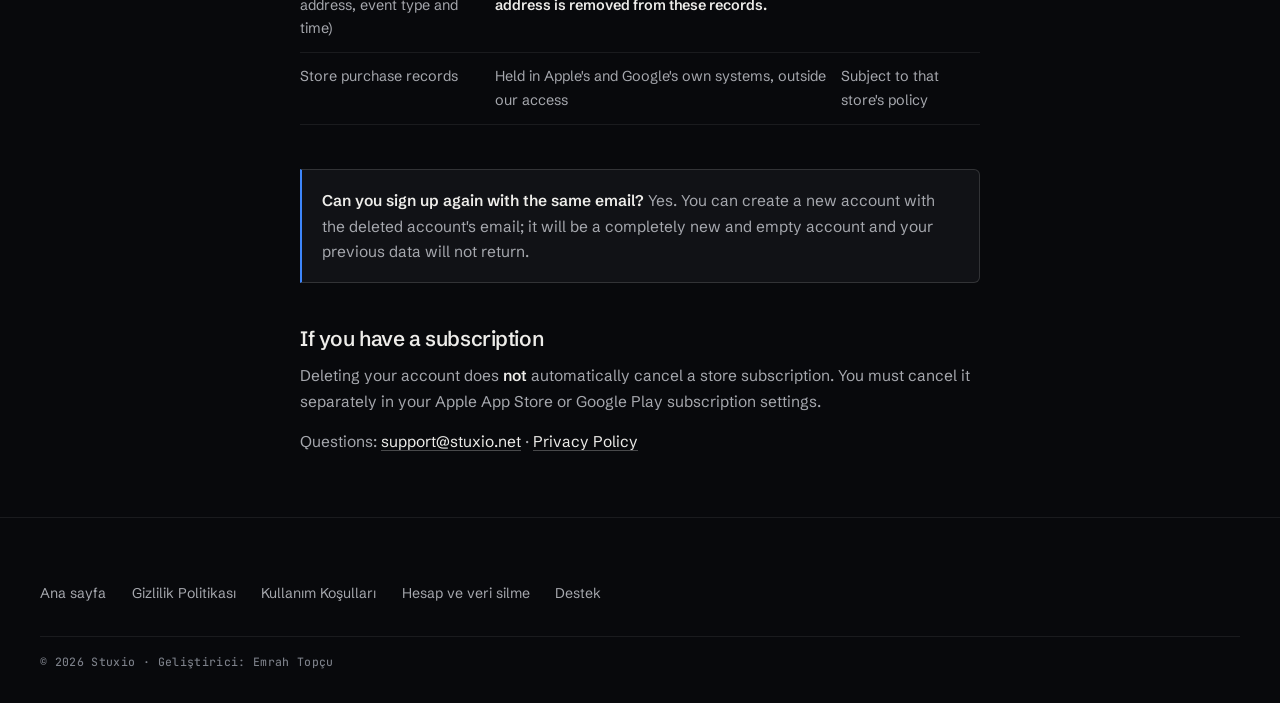
<file: hesap-silme.html>
<!DOCTYPE html>
<html lang="tr">
<head>
<meta charset="UTF-8">
<meta name="viewport" content="width=device-width, initial-scale=1">
<title>Hesap ve veri silme — Stuxio</title>
<meta name="description" content="Stuxio hesabınızı ve verilerinizi nasıl silersiniz: uygulama içinden adım adım silme, e-posta ile talep, silinen ve saklanan veriler.">
<link rel="canonical" href="https://stuxio.net/hesap-silme">
<meta name="robots" content="index, follow">

<!-- Bu sayfalarda OG etiketi HİÇ YOKTU: yasal bağlantılar mağaza konsollarında ve
     mesajlaşmada paylaşılıyor ama kart hiç oluşmuyordu. Görsel ana sayfayla ortak. -->
<meta property="og:type" content="website">
<meta property="og:site_name" content="Stuxio">
<meta property="og:locale" content="tr_TR">
<meta property="og:url" content="https://stuxio.net/hesap-silme">
<meta property="og:title" content="Hesap ve veri silme — Stuxio">
<meta property="og:description" content="Stuxio hesabınızı ve verilerinizi nasıl silersiniz: uygulama içinden adım adım silme, e-posta ile talep, silinen ve saklanan veriler.">
<meta property="og:image" content="https://stuxio.net/assets/brand/og-cover.jpg">
<meta property="og:image:type" content="image/jpeg">
<meta property="og:image:width" content="1200">
<meta property="og:image:height" content="630">
<meta property="og:image:alt" content="Stuxio — çevrimdışı da çalışan odak ve çalışma asistanı">
<meta name="twitter:card" content="summary_large_image">
<!-- Site tek temali (koyu). Iki ayri theme-color KALDIRILDI: acik tema artik yok,
     media sorgulu ikinci deger tarayiciya yanlis zemin bildiriyordu. -->
<meta name="theme-color" content="#08090C">
<meta name="color-scheme" content="dark">
<link rel="icon" href="/favicon.ico" sizes="any">
<link rel="icon" type="image/png" sizes="192x192" href="/assets/brand/stuxio-icon-192.png">
<link rel="apple-touch-icon" href="/assets/brand/stuxio-icon-192.png">
<link rel="stylesheet" href="assets/site.css">
</head>
<body>

<header class="site-nav">
  <div class="container inner">
    <a class="brand" href="/"><img class="brand-mark" src="assets/brand/stuxio-icon-96.png" width="32" height="32" alt=""><span>Stuxio</span></a>
    <div class="lang-switch" role="tablist" aria-label="Dil / Language">
      <button role="tab" data-set-lang="tr" aria-selected="true">Türkçe</button>
      <button role="tab" data-set-lang="en" aria-selected="false" lang="en">English</button>
    </div>
  </div>
</header>

<main class="container doc">

<!-- ══════════════════ TÜRKÇE ══════════════════ -->
<div data-lang="tr" class="is-active">
  <h1>Hesap ve veri silme</h1>
  <p class="updated">Uygulama: Stuxio · Son güncelleme: 2 Ağustos 2026</p>

  <p>Stuxio hesabınızı ve hesabınıza bağlı verileri istediğiniz zaman kalıcı olarak
  silebilirsiniz. İki yol vardır; ikisi de aynı sonucu verir.</p>

  <h2>Yol 1 — Uygulama içinden (önerilen, anında)</h2>
  <ol>
    <li>Stuxio uygulamasını açın ve hesabınıza giriş yapın.</li>
    <li>Üst çubuktaki <strong>ayarlar</strong> (⚙) simgesine dokunun.</li>
    <li>Ayarlar ekranının en üstündeki <strong>profil kartına</strong> dokunarak <strong>Profilim</strong> sayfasını açın.</li>
    <li>Sayfanın altındaki <strong>Hesabı Sil</strong> bölümünde <strong>Hesabımı Sil</strong> düğmesine dokunun.</li>
    <li>Açılan uyarıyı okuyup işlemi onaylayın.</li>
  </ol>
  <p>Onayladığınız anda hesabınız ve içerik verileriniz silinir, uygulama sizi giriş
  ekranına döndürür. İşlem geri alınamaz.</p>

  <h2>Yol 2 — E-posta ile talep</h2>
  <p>Uygulamaya erişemiyorsanız (örneğin uygulamayı kaldırdıysanız veya giriş
  yapamıyorsanız) silme talebinizi e-posta ile iletebilirsiniz:</p>
  <div class="callout">
    <p><strong>Alıcı:</strong> <a href="mailto:support@stuxio.net?subject=Hesap%20silme%20talebi">support@stuxio.net</a><br>
    <strong>Konu:</strong> Hesap silme talebi<br>
    <strong>İçerik:</strong> Hesabınıza ait e-posta adresi</p>
  </div>
  <p>Talebi <strong>hesabınızın kayıtlı e-posta adresinden</strong> göndermeniz gerekir;
  bu, talebin gerçekten hesap sahibinden geldiğini doğrulamamızı sağlar. Talepler en geç
  <strong>30 gün</strong> içinde sonuçlandırılır ve işlem tamamlandığında size bilgi verilir.</p>

  <h2>Silinen veriler</h2>
  <p>Hesap silindiğinde aşağıdakiler <strong>kalıcı olarak</strong> silinir:</p>
  <ul>
    <li>Çalışma alanlarınız (dersler/projeler)</li>
    <li>Tüm görevleriniz</li>
    <li>Tüm çalışma oturumlarınız ve süre kayıtlarınız</li>
    <li>Uygulama içi bildirimleriniz</li>
    <li>Varsa destek kayıtlarınız</li>
    <li>Adınız ve profil bilgileriniz</li>
    <li>Cihazınızdaki yerel kopya (uygulama silme sırasında temizler)</li>
  </ul>

  <h2>Saklanan veriler ve süresi</h2>
  <div class="table-wrap">
  <table>
    <thead><tr><th>Veri</th><th>Neden saklanır</th><th>Süre</th></tr></thead>
    <tbody>
      <tr>
        <td>Kimliksizleştirilmiş hesap kaydı</td>
        <td>Hesabın yeniden açılmasını ve mağaza abonelik bildirimlerinin yanlış bir hesaba bağlanmasını önlemek</td>
        <td>Süresiz — kişisel veri içermez</td>
      </tr>
      <tr>
        <td>Giriş güvenlik kayıtları (IP adresi, olay türü ve zamanı)</td>
        <td>Kötüye kullanım ve saldırı incelemesi. <strong>E-posta adresi bu kayıtlardan silinir.</strong></td>
        <td>Sınırlı süre</td>
      </tr>
      <tr>
        <td>Mağaza satın alma kayıtları</td>
        <td>Apple ve Google'ın kendi sistemlerinde tutulur; bizim erişimimizde değildir</td>
        <td>İlgili mağazanın politikasına tabidir</td>
      </tr>
    </tbody>
  </table>
  </div>

  <div class="callout">
    <p><strong>Aynı e-posta ile yeniden kayıt olabilir misiniz?</strong> Evet. Silinen
    hesabın e-postasıyla yeni bir hesap açabilirsiniz; bu tamamen yeni ve boş bir hesap
    olur, eski verileriniz geri gelmez.</p>
  </div>

  <h2>Aboneliğiniz varsa</h2>
  <p>Hesabı silmek mağaza aboneliğinizi <strong>otomatik olarak iptal etmez</strong>.
  Aboneliğinizi ayrıca Apple App Store veya Google Play hesabınızın abonelik ayarlarından
  iptal etmeniz gerekir.</p>

  <p>Sorularınız için: <a href="mailto:support@stuxio.net">support@stuxio.net</a> ·
  <a href="gizlilik">Gizlilik Politikası</a></p>
</div>

<!-- ══════════════════ ENGLISH ══════════════════ -->
<div data-lang="en">
  <h1>Account and data deletion</h1>
  <p class="updated">App: Stuxio · Last updated: 2 August 2026</p>

  <p>You can permanently delete your Stuxio account and its data at any time. There are two
  routes; both have the same result.</p>

  <h2>Option 1 — Inside the app (recommended, immediate)</h2>
  <ol>
    <li>Open Stuxio and sign in to your account.</li>
    <li>Tap the <strong>settings</strong> (⚙) icon in the top bar.</li>
    <li>Tap the <strong>profile card</strong> at the top of the settings screen to open <strong>My Profile</strong>.</li>
    <li>In the <strong>Delete Account</strong> section at the bottom, tap <strong>Delete My Account</strong>.</li>
    <li>Read the warning and confirm.</li>
  </ol>
  <p>Your account and content are deleted as soon as you confirm, and the app returns you to
  the sign-in screen. The action cannot be undone.</p>

  <h2>Option 2 — Request by email</h2>
  <p>If you cannot reach the app (for example you have uninstalled it or cannot sign in),
  you can request deletion by email:</p>
  <div class="callout">
    <p><strong>To:</strong> <a href="mailto:support@stuxio.net?subject=Account%20deletion%20request">support@stuxio.net</a><br>
    <strong>Subject:</strong> Account deletion request<br>
    <strong>Body:</strong> the email address of your account</p>
  </div>
  <p>Please send the request <strong>from the email address registered to the account</strong>
  so we can confirm it really comes from the account holder. Requests are completed within
  <strong>30 days</strong> at the latest and you are notified once done.</p>

  <h2>What is deleted</h2>
  <p>When the account is deleted, the following are removed <strong>permanently</strong>:</p>
  <ul>
    <li>Your workspaces (subjects/projects)</li>
    <li>All of your tasks</li>
    <li>All study sessions and time records</li>
    <li>Your in-app notifications</li>
    <li>Any support records</li>
    <li>Your name and profile details</li>
    <li>The local copy on your device (wiped by the app during deletion)</li>
  </ul>

  <h2>What is kept, and for how long</h2>
  <div class="table-wrap">
  <table>
    <thead><tr><th>Data</th><th>Why it is kept</th><th>Period</th></tr></thead>
    <tbody>
      <tr>
        <td>Anonymised account record</td>
        <td>Prevents the account from being reopened and stops store subscription notices from being attached to the wrong account</td>
        <td>Indefinite — contains no personal data</td>
      </tr>
      <tr>
        <td>Sign-in security records (IP address, event type and time)</td>
        <td>Abuse and attack investigation. <strong>The email address is removed from these records.</strong></td>
        <td>Limited period</td>
      </tr>
      <tr>
        <td>Store purchase records</td>
        <td>Held in Apple's and Google's own systems, outside our access</td>
        <td>Subject to that store's policy</td>
      </tr>
    </tbody>
  </table>
  </div>

  <div class="callout">
    <p><strong>Can you sign up again with the same email?</strong> Yes. You can create a new
    account with the deleted account's email; it will be a completely new and empty account
    and your previous data will not return.</p>
  </div>

  <h2>If you have a subscription</h2>
  <p>Deleting your account does <strong>not</strong> automatically cancel a store
  subscription. You must cancel it separately in your Apple App Store or Google Play
  subscription settings.</p>

  <p>Questions: <a href="mailto:support@stuxio.net">support@stuxio.net</a> ·
  <a href="gizlilik">Privacy Policy</a></p>
</div>

</main>

<footer class="site-footer">
  <div class="container">
    <nav class="footer-links" aria-label="Alt menü">
      <a href="/">Ana sayfa</a>
      <a href="gizlilik">Gizlilik Politikası</a>
      <a href="kullanim-kosullari">Kullanım Koşulları</a>
      <a href="hesap-silme">Hesap ve veri silme</a>
      <a href="destek">Destek</a>
    </nav>
    <p class="copyright">© 2026 Stuxio · Geliştirici: Emrah Topçu</p>
  </div>
</footer>

<script src="assets/lang.js"></script>
</body>
</html>
</file>
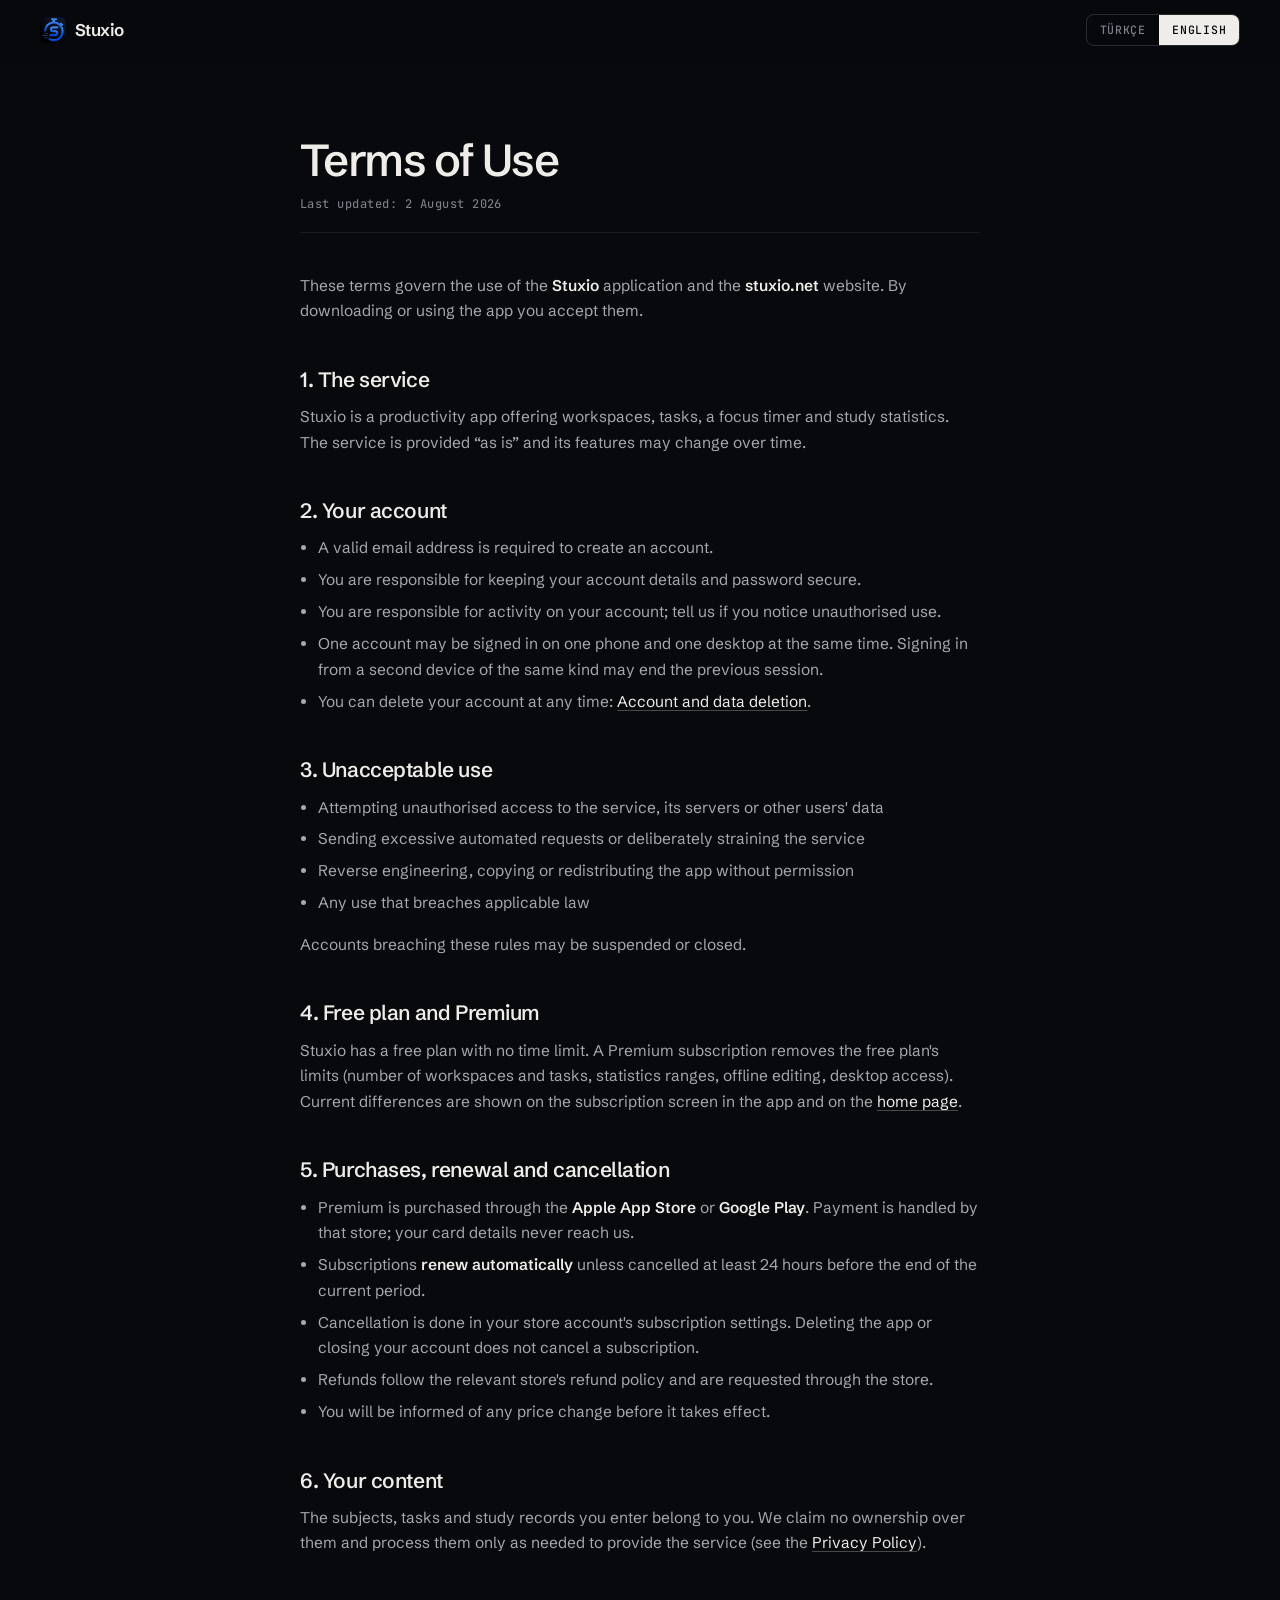
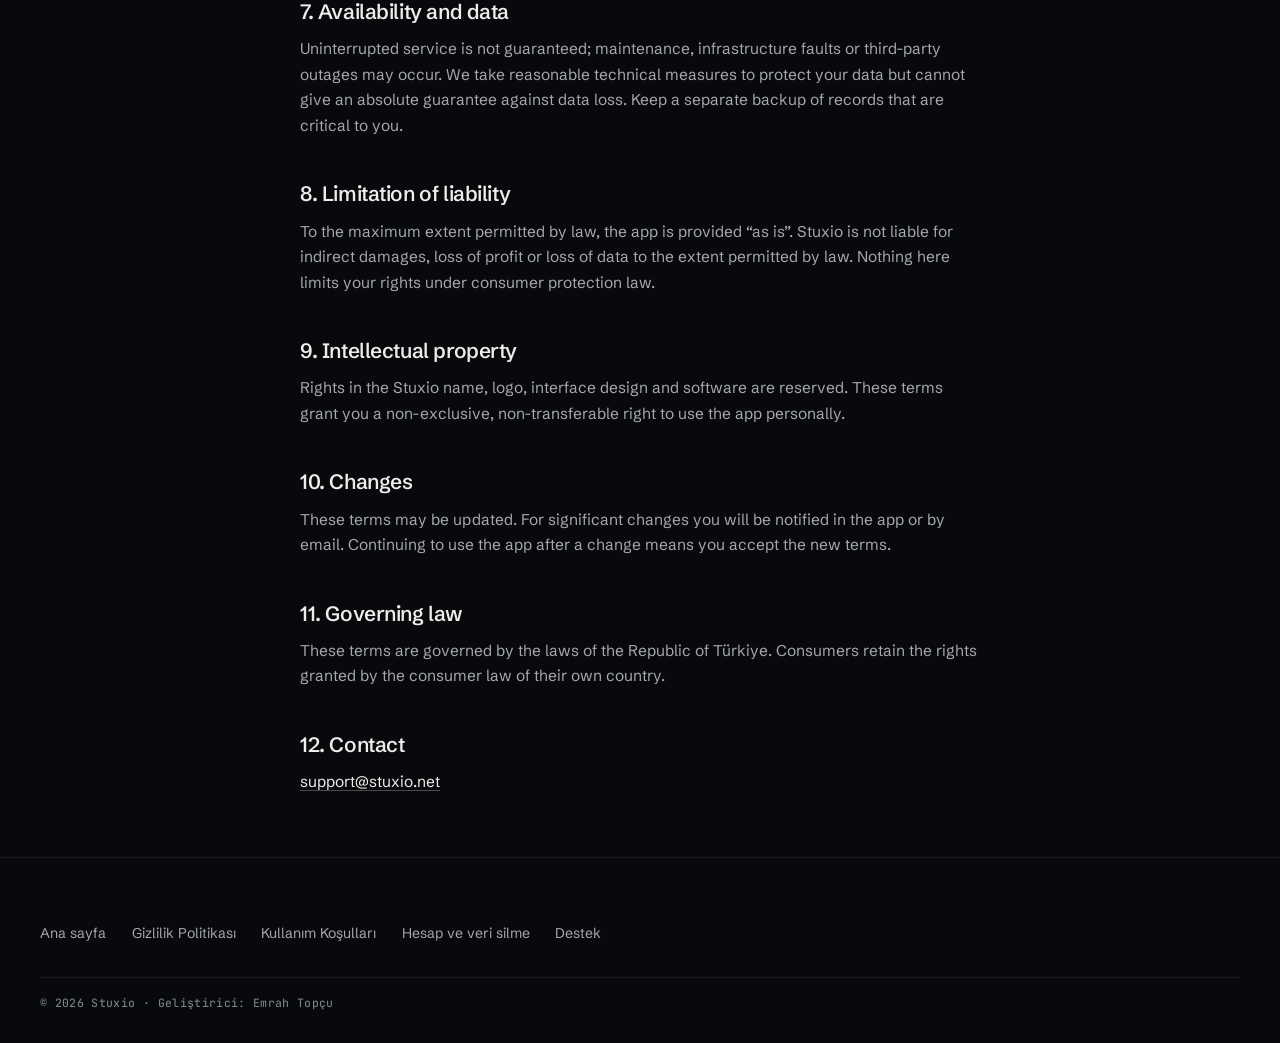
<file: kullanim-kosullari.html>
<!DOCTYPE html>
<html lang="tr">
<head>
<meta charset="UTF-8">
<meta name="viewport" content="width=device-width, initial-scale=1">
<title>Kullanım Koşulları — Stuxio</title>
<meta name="description" content="Stuxio kullanım koşulları: hesap kuralları, abonelik ve iptal, hizmetin kapsamı ve sorumluluk sınırları.">
<link rel="canonical" href="https://stuxio.net/kullanim-kosullari">
<meta name="robots" content="index, follow">

<!-- Bu sayfalarda OG etiketi HİÇ YOKTU: yasal bağlantılar mağaza konsollarında ve
     mesajlaşmada paylaşılıyor ama kart hiç oluşmuyordu. Görsel ana sayfayla ortak. -->
<meta property="og:type" content="website">
<meta property="og:site_name" content="Stuxio">
<meta property="og:locale" content="tr_TR">
<meta property="og:url" content="https://stuxio.net/kullanim-kosullari">
<meta property="og:title" content="Kullanım Koşulları — Stuxio">
<meta property="og:description" content="Stuxio kullanım koşulları: hesap kuralları, abonelik ve iptal, hizmetin kapsamı ve sorumluluk sınırları.">
<meta property="og:image" content="https://stuxio.net/assets/brand/og-cover.jpg">
<meta property="og:image:type" content="image/jpeg">
<meta property="og:image:width" content="1200">
<meta property="og:image:height" content="630">
<meta property="og:image:alt" content="Stuxio — çevrimdışı da çalışan odak ve çalışma asistanı">
<meta name="twitter:card" content="summary_large_image">
<!-- Site tek temali (koyu). Iki ayri theme-color KALDIRILDI: acik tema artik yok,
     media sorgulu ikinci deger tarayiciya yanlis zemin bildiriyordu. -->
<meta name="theme-color" content="#08090C">
<meta name="color-scheme" content="dark">
<link rel="icon" href="/favicon.ico" sizes="any">
<link rel="icon" type="image/png" sizes="192x192" href="/assets/brand/stuxio-icon-192.png">
<link rel="apple-touch-icon" href="/assets/brand/stuxio-icon-192.png">
<link rel="stylesheet" href="assets/site.css">
</head>
<body>

<header class="site-nav">
  <div class="container inner">
    <a class="brand" href="/"><img class="brand-mark" src="assets/brand/stuxio-icon-96.png" width="32" height="32" alt=""><span>Stuxio</span></a>
    <div class="lang-switch" role="tablist" aria-label="Dil / Language">
      <button role="tab" data-set-lang="tr" aria-selected="true">Türkçe</button>
      <button role="tab" data-set-lang="en" aria-selected="false" lang="en">English</button>
    </div>
  </div>
</header>

<main class="container doc">

<!-- ══════════════════ TÜRKÇE ══════════════════ -->
<div data-lang="tr" class="is-active">
  <h1>Kullanım Koşulları</h1>
  <p class="updated">Son güncelleme: 2 Ağustos 2026</p>

  <p>Bu koşullar, <strong>Stuxio</strong> uygulaması ve <strong>stuxio.net</strong> web
  sitesinin kullanımını düzenler. Uygulamayı indirerek veya kullanarak bu koşulları kabul
  etmiş olursunuz.</p>

  <h2>1. Hizmetin tanımı</h2>
  <p>Stuxio; çalışma alanı, görev, odak kronometresi ve çalışma istatistikleri sunan bir
  üretkenlik uygulamasıdır. Hizmet “olduğu gibi” sunulur ve zaman içinde özellikleri
  değişebilir.</p>

  <h2>2. Hesap</h2>
  <ul>
    <li>Hesap oluşturmak için geçerli bir e-posta adresi gerekir.</li>
    <li>Hesap bilgilerinizin ve şifrenizin güvenliğinden siz sorumlusunuz.</li>
    <li>Hesabınızda gerçekleşen işlemlerden siz sorumlusunuz; yetkisiz bir kullanım fark ederseniz bize bildirin.</li>
    <li>Bir hesap aynı anda bir telefon ve bir masaüstü cihazında açık kalabilir. Aynı türden ikinci bir cihazdan giriş yapıldığında önceki oturum sonlandırılabilir.</li>
    <li>Hesabınızı istediğiniz zaman silebilirsiniz: <a href="hesap-silme">Hesap ve veri silme</a>.</li>
  </ul>

  <h2>3. Kabul edilmeyen kullanım</h2>
  <ul>
    <li>Hizmete, sunuculara veya diğer kullanıcıların verilerine yetkisiz erişim denemesi</li>
    <li>Otomatik araçlarla aşırı istek göndermek veya hizmeti kasıtlı olarak yormak</li>
    <li>Uygulamayı tersine mühendislikle çözmeye, kopyalamaya veya izinsiz dağıtmaya çalışmak</li>
    <li>Yürürlükteki mevzuata aykırı her türlü kullanım</li>
  </ul>
  <p>Bu kurallara aykırı kullanım tespit edilirse hesabınız askıya alınabilir veya
  kapatılabilir.</p>

  <h2>4. Ücretsiz plan ve Premium</h2>
  <p>Stuxio'nun ücretsiz bir planı vardır ve süre sınırı yoktur. Premium abonelik, ücretsiz
  plandaki sınırları (çalışma alanı ve görev sayısı, istatistik aralıkları, çevrimdışı
  düzenleme, masaüstü erişimi) kaldırır. Güncel özellik farkları uygulama içindeki abonelik
  ekranında ve <a href="/#planlar">ana sayfada</a> gösterilir.</p>

  <h2>5. Satın alma, yenileme ve iptal</h2>
  <ul>
    <li>Premium abonelik <strong>Apple App Store</strong> veya <strong>Google Play</strong> üzerinden satın alınır. Ödeme işlemi ilgili mağaza tarafından yürütülür; kart bilgileriniz bize iletilmez.</li>
    <li>Abonelikler, dönem bitiminden en az 24 saat önce iptal edilmedikçe <strong>otomatik yenilenir</strong>.</li>
    <li>İptal işlemi mağaza hesabınızın abonelik ayarlarından yapılır. Uygulamayı silmek veya hesabı kapatmak aboneliği iptal etmez.</li>
    <li>İade talepleri ilgili mağazanın iade politikasına tabidir ve mağaza üzerinden yapılır.</li>
    <li>Fiyat değişikliği olması hâlinde yürürlüğe girmeden önce bilgilendirilirsiniz.</li>
  </ul>

  <h2>6. İçeriğiniz</h2>
  <p>Uygulamaya girdiğiniz ders, görev ve çalışma kayıtları size aittir. Bu içerik üzerinde
  mülkiyet iddia etmiyoruz; yalnızca hizmeti size sunabilmek için gereken ölçüde işleriz
  (bkz. <a href="gizlilik">Gizlilik Politikası</a>).</p>

  <h2>7. Hizmetin sürekliliği ve veri</h2>
  <p>Kesintisiz hizmet garanti edilmez; bakım, altyapı arızası veya üçüncü taraf
  sağlayıcılardan kaynaklanan kesintiler olabilir. Verilerinizi korumak için makul teknik
  önlemler alınır, ancak veri kaybına karşı mutlak bir garanti verilemez. Sizin için kritik
  kayıtların ayrı bir yedeğini tutmanızı öneririz.</p>

  <h2>8. Sorumluluğun sınırlandırılması</h2>
  <p>Uygulama, yürürlükteki mevzuatın izin verdiği azami ölçüde “olduğu gibi” sunulur.
  Stuxio; dolaylı zararlardan, kâr kaybından veya veri kaybından, mevzuatın izin verdiği
  ölçüde sorumlu tutulamaz. Bu koşullar, tüketici mevzuatından doğan haklarınızı
  sınırlamaz.</p>

  <h2>9. Fikri mülkiyet</h2>
  <p>Stuxio adı, logosu, arayüz tasarımı ve yazılımı üzerindeki haklar saklıdır. Bu
  koşullar size yalnızca uygulamayı kişisel olarak kullanma hakkı verir; devredilemez ve
  münhasır değildir.</p>

  <h2>10. Değişiklikler</h2>
  <p>Bu koşullar güncellenebilir. Önemli değişikliklerde uygulama içinden veya e-posta ile
  bilgilendirilirsiniz. Değişiklikten sonra uygulamayı kullanmaya devam etmeniz yeni
  koşulları kabul ettiğiniz anlamına gelir.</p>

  <h2>11. Uygulanacak hukuk</h2>
  <p>Bu koşullara Türkiye Cumhuriyeti hukuku uygulanır. Tüketici sıfatını taşıyan
  kullanıcıların, bulundukları ülkenin tüketici mevzuatından doğan hakları saklıdır.</p>

  <h2>12. İletişim</h2>
  <p><a href="mailto:support@stuxio.net">support@stuxio.net</a></p>
</div>

<!-- ══════════════════ ENGLISH ══════════════════ -->
<div data-lang="en">
  <h1>Terms of Use</h1>
  <p class="updated">Last updated: 2 August 2026</p>

  <p>These terms govern the use of the <strong>Stuxio</strong> application and the
  <strong>stuxio.net</strong> website. By downloading or using the app you accept them.</p>

  <h2>1. The service</h2>
  <p>Stuxio is a productivity app offering workspaces, tasks, a focus timer and study
  statistics. The service is provided “as is” and its features may change over time.</p>

  <h2>2. Your account</h2>
  <ul>
    <li>A valid email address is required to create an account.</li>
    <li>You are responsible for keeping your account details and password secure.</li>
    <li>You are responsible for activity on your account; tell us if you notice unauthorised use.</li>
    <li>One account may be signed in on one phone and one desktop at the same time. Signing in from a second device of the same kind may end the previous session.</li>
    <li>You can delete your account at any time: <a href="hesap-silme">Account and data deletion</a>.</li>
  </ul>

  <h2>3. Unacceptable use</h2>
  <ul>
    <li>Attempting unauthorised access to the service, its servers or other users' data</li>
    <li>Sending excessive automated requests or deliberately straining the service</li>
    <li>Reverse engineering, copying or redistributing the app without permission</li>
    <li>Any use that breaches applicable law</li>
  </ul>
  <p>Accounts breaching these rules may be suspended or closed.</p>

  <h2>4. Free plan and Premium</h2>
  <p>Stuxio has a free plan with no time limit. A Premium subscription removes the free
  plan's limits (number of workspaces and tasks, statistics ranges, offline editing, desktop
  access). Current differences are shown on the subscription screen in the app and on the
  <a href="/#planlar">home page</a>.</p>

  <h2>5. Purchases, renewal and cancellation</h2>
  <ul>
    <li>Premium is purchased through the <strong>Apple App Store</strong> or <strong>Google Play</strong>. Payment is handled by that store; your card details never reach us.</li>
    <li>Subscriptions <strong>renew automatically</strong> unless cancelled at least 24 hours before the end of the current period.</li>
    <li>Cancellation is done in your store account's subscription settings. Deleting the app or closing your account does not cancel a subscription.</li>
    <li>Refunds follow the relevant store's refund policy and are requested through the store.</li>
    <li>You will be informed of any price change before it takes effect.</li>
  </ul>

  <h2>6. Your content</h2>
  <p>The subjects, tasks and study records you enter belong to you. We claim no ownership
  over them and process them only as needed to provide the service (see the
  <a href="gizlilik">Privacy Policy</a>).</p>

  <h2>7. Availability and data</h2>
  <p>Uninterrupted service is not guaranteed; maintenance, infrastructure faults or
  third-party outages may occur. We take reasonable technical measures to protect your data
  but cannot give an absolute guarantee against data loss. Keep a separate backup of records
  that are critical to you.</p>

  <h2>8. Limitation of liability</h2>
  <p>To the maximum extent permitted by law, the app is provided “as is”. Stuxio is not
  liable for indirect damages, loss of profit or loss of data to the extent permitted by
  law. Nothing here limits your rights under consumer protection law.</p>

  <h2>9. Intellectual property</h2>
  <p>Rights in the Stuxio name, logo, interface design and software are reserved. These
  terms grant you a non-exclusive, non-transferable right to use the app personally.</p>

  <h2>10. Changes</h2>
  <p>These terms may be updated. For significant changes you will be notified in the app or
  by email. Continuing to use the app after a change means you accept the new terms.</p>

  <h2>11. Governing law</h2>
  <p>These terms are governed by the laws of the Republic of Türkiye. Consumers retain the
  rights granted by the consumer law of their own country.</p>

  <h2>12. Contact</h2>
  <p><a href="mailto:support@stuxio.net">support@stuxio.net</a></p>
</div>

</main>

<footer class="site-footer">
  <div class="container">
    <nav class="footer-links" aria-label="Alt menü">
      <a href="/">Ana sayfa</a>
      <a href="gizlilik">Gizlilik Politikası</a>
      <a href="kullanim-kosullari">Kullanım Koşulları</a>
      <a href="hesap-silme">Hesap ve veri silme</a>
      <a href="destek">Destek</a>
    </nav>
    <p class="copyright">© 2026 Stuxio · Geliştirici: Emrah Topçu</p>
  </div>
</footer>

<script src="assets/lang.js"></script>
</body>
</html>
</file>
<file: assets/site.css>
/* Stuxio — ortak stil. Üçüncü taraf isteği YOK: yazı tipleri de assets/fonts/ altından.

   ── 28 Eylül 2026: Stuxio tasarım sistemi ──────────────────────────────────
   Önceki sürüm düzgün ama "şablon" okunuyordu: hap düğmeler, ortalanmış başlık +
   paragraf + telefon, her bölümde metin-solda/görsel-sağda. Bu sürümde karakter
   efektten değil üründen geliyor. Görsel dilin üç kaynağı var, üçü de uygulamada
   zaten duruyor:

   1. ZAMAN CETVELİ (.rule). Bölümler, kronometre kadranındaki gibi dakika
      çentikli kıl çizgisiyle açılır. Uzun çentik her beşte bir.
   2. SAYAÇ RAKAMLARI (--mono). Uygulamadaki 00:00 sayacı JetBrains Mono ile
      diziliyor; sitede her sayı, etiket ve ölçü aynı yüzle. "Ölçülmüş veri" hissi.
   3. SEANS DİZİSİ. Uygulamanın "Günlük seans analizi" kareleri, çevrimdışı
      şemasındaki kayıt kareleri ve odak halkası: süre = kare, seans = çizgi.

   Renk: zemin nötr koyu, vurgu İKİ tane ve ikisi de üründen. Mavi (--brand)
   ikonun rengi; etkileşim ve seçili durum. Kehribar (--focus) uygulamada odak
   modunun rengi; yalnız "çalışıyor / canlı" durumu için. Büyük yüzey boyanmaz.

   ⚠️ TEK TEMA (koyu). Sayfaların <meta name="theme-color"> değeri --bg ile aynı;
   birini değiştirirken altı sayfanın hepsini değiştir. Tek istisna .paper bandı:
   tema değil, bilinçli bir kompozisyon kararı (bkz. aşağıda). */

/* ── Yazı tipleri ──────────────────────────────────────────────────────────
   İki alt küme: latin (ç ö ü ı dahil) ve latin-ext (ğ ş İ). unicode-range
   sayesinde tarayıcı yalnız gerekeni indirir; Türkçe sayfada ikisi de iner.
   Lisans: SIL OFL 1.1 — assets/fonts/OFL-*.txt */

@font-face {
    font-family: "Schibsted Grotesk";
    font-style: normal;
    font-display: swap;
    font-weight: 400 900;
    src: url("fonts/schibsted-grotesk-latin.woff2") format("woff2-variations"),
         url("fonts/schibsted-grotesk-latin.woff2") format("woff2");
    unicode-range: U+0000-00FF, U+0131, U+0152-0153, U+02BB-02BC, U+02C6, U+02DA, U+02DC, U+0304, U+0308, U+0329, U+2000-206F, U+20AC, U+2122, U+2191, U+2193, U+2212, U+2215, U+FEFF, U+FFFD;
}
@font-face {
    font-family: "Schibsted Grotesk";
    font-style: normal;
    font-display: swap;
    font-weight: 400 900;
    src: url("fonts/schibsted-grotesk-latin-ext.woff2") format("woff2-variations"),
         url("fonts/schibsted-grotesk-latin-ext.woff2") format("woff2");
    unicode-range: U+0100-02BA, U+02BD-02C5, U+02C7-02CC, U+02CE-02D7, U+02DD-02FF, U+0304, U+0308, U+0329, U+1D00-1DBF, U+1E00-1E9F, U+1EF2-1EFF, U+2020, U+20A0-20AB, U+20AD-20C0, U+2113, U+2C60-2C7F, U+A720-A7FF;
}
@font-face {
    font-family: "JetBrains Mono";
    font-style: normal;
    font-display: swap;
    font-weight: 100 800;
    src: url("fonts/jetbrains-mono-latin.woff2") format("woff2-variations"),
         url("fonts/jetbrains-mono-latin.woff2") format("woff2");
    unicode-range: U+0000-00FF, U+0131, U+0152-0153, U+02BB-02BC, U+02C6, U+02DA, U+02DC, U+0304, U+0308, U+0329, U+2000-206F, U+20AC, U+2122, U+2191, U+2193, U+2212, U+2215, U+FEFF, U+FFFD;
}
@font-face {
    font-family: "JetBrains Mono";
    font-style: normal;
    font-display: swap;
    font-weight: 100 800;
    src: url("fonts/jetbrains-mono-latin-ext.woff2") format("woff2-variations"),
         url("fonts/jetbrains-mono-latin-ext.woff2") format("woff2");
    unicode-range: U+0100-02BA, U+02BD-02C5, U+02C7-02CC, U+02CE-02D7, U+02DD-02FF, U+0304, U+0308, U+0329, U+1D00-1DBF, U+1E00-1E9F, U+1EF2-1EFF, U+2020, U+20A0-20AB, U+20AD-20C0, U+2113, U+2C60-2C7F, U+A720-A7FF;
}

/* ── Belirteçler ─────────────────────────────────────────────────────────── */

:root {
    color-scheme: dark;

    /* Zemin → yüzey → yükseltilmiş yüzey. Adımlar küçük; ayrımı kenar çizgisi yapar. */
    --bg: #08090C;
    --bg-2: #0C0D10;
    --surface: #111216;
    --surface-2: #17181D;

    --line: rgba(255, 255, 255, 0.075);
    --line-2: rgba(255, 255, 255, 0.14);
    --line-3: rgba(255, 255, 255, 0.26);

    /* Metin. Saf beyaz değil: kırık beyaz uzun okumada daha sakin.
       ⚠️ ÖLÇÜLDÜ (#08090C üstünde): --text 16.9:1, --text-2 8.1:1, --text-3 4.8:1.
       --text-3 küçük metinde kullanılabilecek en koyu ton; daha koyusu AA'yı geçmez. */
    --text: #EEEDEA;
    --text-2: #A6A8AE;
    --text-3: #7D818A;

    --brand: #3E86FB;                         /* ikonun rengi — etkileşim, seçili durum */
    --brand-2: #6AA3FF;                       /* koyu zeminde küçük metin için (6.9:1) */
    --brand-soft: rgba(62, 134, 251, 0.12);
    --focus: #E8A33D;                         /* uygulamada odak modu — "çalışıyor" */
    --focus-soft: rgba(232, 163, 61, 0.14);

    --ok: #3DBE82;
    --warn: #E8A33D;
    --err: #EF5A5A;

    /* Kâğıt bandı (gizlilik ilkeleri). Tema değil; sayfadaki tek açık yüzey. */
    --paper: #E7E5DF;
    --ink: #121316;
    --ink-2: #4B4D53;                         /* --paper üstünde 7.6:1 */
    --ink-line: rgba(18, 19, 22, 0.16);

    --sans: "Schibsted Grotesk", -apple-system, BlinkMacSystemFont, "Segoe UI", Roboto, "Helvetica Neue", Arial, sans-serif;
    --mono: "JetBrains Mono", ui-monospace, "SF Mono", SFMono-Regular, Menlo, Consolas, monospace;

    /* Tipografi ölçeği */
    --fs-display: clamp(2.6rem, 1.1rem + 4.2vw, 4.85rem);
    --fs-h1: clamp(2.1rem, 1.25rem + 2.7vw, 3.6rem);
    --fs-h2: clamp(1.6rem, 1.15rem + 1.45vw, 2.35rem);
    --fs-h3: 1.125rem;
    --fs-lead: clamp(1.06rem, 1rem + 0.25vw, 1.1875rem);
    --fs-body: 1rem;
    --fs-small: 0.875rem;
    --fs-meta: 0.72rem;

    /* Aralık ölçeği: mikro → hero */
    --sp-1: 4px;
    --sp-2: 8px;
    --sp-3: 12px;
    --sp-4: 16px;
    --sp-5: 24px;
    --sp-6: 32px;
    --sp-7: 48px;
    --sp-8: 64px;
    --sp-9: 96px;
    --section: clamp(64px, 2rem + 5vw, 120px);
    --section-tight: clamp(64px, 3rem + 3.5vw, 104px);

    --maxw: 1320px;
    --gutter: clamp(20px, 3.2vw, 40px);
    --col-gap: clamp(16px, 2vw, 24px);

    --r-sm: 6px;
    --r: 10px;

    --ease: cubic-bezier(0.2, 0.7, 0.1, 1);
    --ease-io: cubic-bezier(0.65, 0, 0.35, 1);

    /* Cetvel çentikleri */
    --tick: rgba(255, 255, 255, 0.13);
    --tick-major: rgba(255, 255, 255, 0.26);
}

/* ── Taban ───────────────────────────────────────────────────────────────── */

*, *::before, *::after { box-sizing: border-box; }
* { margin: 0; padding: 0; }

html { scroll-behavior: smooth; overflow-x: clip; -webkit-text-size-adjust: 100%; }

body {
    font-family: var(--sans);
    font-size: var(--fs-body);
    line-height: 1.6;
    background: var(--bg);
    color: var(--text);
    -webkit-font-smoothing: antialiased;
    -moz-osx-font-smoothing: grayscale;
    font-kerning: normal;
    text-rendering: optimizeLegibility;
}

a { color: inherit; text-decoration: none; }
/* Metin içi bağlantı. Düğme biçimli bağlantılar (.btn) hariç: .doc içindeki
   "App Store" düğmesi bu kuralla zeminle aynı renge boyanıp görünmez oluyordu. */
:where(p, li, dd, .doc) a:not(.btn), .link {
    color: var(--text);
    text-decoration: underline;
    text-decoration-color: var(--line-3);
    text-underline-offset: 3px;
    text-decoration-thickness: 1px;
    transition: text-decoration-color 0.2s var(--ease);
}
:where(p, li, dd, .doc) a:not(.btn):hover, .link:hover { text-decoration-color: currentColor; }

img, svg { display: block; max-width: 100%; }
img { height: auto; }

::selection { background: var(--brand); color: #fff; }

:where(a, button, summary, [tabindex]):focus-visible {
    outline: 2px solid var(--brand);
    outline-offset: 3px;
    border-radius: 4px;
}

.sr-only {
    position: absolute; width: 1px; height: 1px; overflow: hidden;
    clip: rect(0 0 0 0); clip-path: inset(50%); white-space: nowrap;
}

.skip-link {
    position: absolute; left: -9999px; z-index: 100;
    background: var(--surface-2); color: var(--text);
    padding: 0.7rem 1rem; border-radius: var(--r-sm); border: 1px solid var(--line-2);
}
.skip-link:focus { left: 1rem; top: 1rem; }

/* ── Yerleşim ───────────────────────────────────────────────────────────── */

.wrap,
.container {
    width: 100%;
    max-width: var(--maxw);
    margin-inline: auto;
    padding-inline: var(--gutter);
}

/* 12 sütunlu ızgara. Bölümler sütun sayısıyla konuşur: metin 4–5 sütun,
   ürün 7–8 sütun. Dar ekranda hepsi tek sütuna iner (aşağıda). */
.g12 {
    display: grid;
    grid-template-columns: repeat(12, minmax(0, 1fr));
    column-gap: var(--col-gap);
}

.section { padding-block: var(--section); }
.section-tight { padding-block: var(--section-tight); }
.band { background: var(--bg-2); border-block: 1px solid var(--line); }

/* ── Tipografi ───────────────────────────────────────────────────────────── */

h1, h2, h3, h4 { font-weight: 560; color: var(--text); text-wrap: balance; }

.t-display {
    font-size: var(--fs-display);
    line-height: 0.98;
    letter-spacing: -0.045em;
    font-weight: 540;
}
.t-h1, h1 {
    font-size: var(--fs-h1);
    line-height: 1.02;
    letter-spacing: -0.038em;
}
.t-h2, h2 {
    font-size: var(--fs-h2);
    line-height: 1.08;
    letter-spacing: -0.028em;
}
.t-h3, h3 {
    font-size: var(--fs-h3);
    line-height: 1.3;
    letter-spacing: -0.012em;
    font-weight: 600;
}
.t-lead {
    font-size: var(--fs-lead);
    line-height: 1.55;
    color: var(--text-2);
    letter-spacing: -0.005em;
}
.t-body { color: var(--text-2); }
.t-small { font-size: var(--fs-small); color: var(--text-2); line-height: 1.55; }

/* Üst veri: mono, küçük, büyük harf. Bölüm numaraları, ölçü birimleri, durumlar. */
.t-meta {
    font-family: var(--mono);
    font-size: var(--fs-meta);
    line-height: 1.4;
    letter-spacing: 0.06em;
    text-transform: uppercase;
    color: var(--text-3);
    font-weight: 450;
}
/* Etiket: arayüz dilinde küçük başlık (mono değil). */
.t-label { font-size: 0.8125rem; font-weight: 560; letter-spacing: -0.005em; color: var(--text); }
.num { font-family: var(--mono); font-variant-numeric: tabular-nums; letter-spacing: -0.01em; }

/* Başlığın ikinci cümlesi bir ton aşağıda: tek başlık iki katmanda okunur.
   ⚠️ YALNIZ BÜYÜK BAŞLIKTA (>= 24px). Bu ton küçük metinde AA'nın altında kalır. */
.dim { color: #5F636C; }
.muted { color: var(--text-2); }

.measure { max-width: 38ch; }
.measure-wide { max-width: 58ch; }

/* ── Zaman cetveli ──────────────────────────────────────────────────────────
   Bölüm açılışı. Numara + ad + dakika çentikli çizgi + (isteğe bağlı) sağ not.
   Çentikler iki tekrarlı gradyan: her 8px kısa, her 40px uzun. Görsel değil,
   ölçü: bölümler bu çizginin üstünde "zamanda ilerliyor" gibi durur. */
.rule {
    display: flex;
    align-items: flex-end;
    gap: var(--sp-4);
    margin-bottom: clamp(40px, 5vw, 72px);
}
.rule > span { flex: none; line-height: 1; }
.rule-no { color: var(--text); }
.rule .ticks {
    flex: 1;
    height: 9px;
    min-width: 40px;
    background:
        linear-gradient(var(--line-2), var(--line-2)) left bottom / 100% 1px no-repeat,
        repeating-linear-gradient(90deg, var(--tick-major) 0 1px, transparent 1px 40px) left bottom / 100% 9px no-repeat,
        repeating-linear-gradient(90deg, var(--tick) 0 1px, transparent 1px 8px) left bottom / 100% 5px no-repeat;
    transform-origin: left;
}
.js .reveal .rule .ticks { transform: scaleX(0); }
.js .reveal.is-visible .rule .ticks { transform: none; transition: transform 1.1s var(--ease-io) 0.1s; }

/* ── Düğmeler ───────────────────────────────────────────────────────────── */

/* Hap değil: 8px yarıçap. Birincil düğme kırık beyaz — koyu zeminde en net sinyal,
   renkli düğme aynı sayfada tekrarlanınca ucuzluyordu. */
.btn {
    --h: 44px;
    display: inline-flex;
    align-items: center;
    justify-content: center;
    gap: 0.6rem;
    height: var(--h);
    padding: 0 1.15rem;
    border-radius: 8px;
    font: 560 0.9rem/1 var(--sans);
    letter-spacing: -0.01em;
    border: 1px solid transparent;
    cursor: pointer;
    white-space: nowrap;
    transition: background 0.2s var(--ease), border-color 0.2s var(--ease), color 0.2s var(--ease);
}
.btn .arr { font-family: var(--mono); font-weight: 400; transition: transform 0.25s var(--ease); }
.btn:hover .arr { transform: translateX(3px); }
.btn-primary { background: var(--text); color: var(--bg); }
.btn-primary:hover { background: #FFFFFF; }
.btn-ghost { background: transparent; color: var(--text); border-color: var(--line-2); }
.btn-ghost:hover { border-color: var(--line-3); background: rgba(255, 255, 255, 0.03); }
.btn-sm { --h: 34px; padding: 0 0.85rem; font-size: 0.84rem; border-radius: 7px; }
.cta-row { display: flex; flex-wrap: wrap; gap: 0.6rem; align-items: center; margin-top: 1.4rem; }

/* Metin bağlantısı + ok (bölüm içi yönlendirme) */
.go {
    display: inline-flex; align-items: center; gap: 0.5rem;
    font-size: 0.9rem; font-weight: 520; color: var(--text);
    border-bottom: 1px solid var(--line-2); padding-bottom: 2px;
    transition: border-color 0.2s var(--ease);
}
.go:hover { border-color: var(--text); }
.go .arr { font-family: var(--mono); color: var(--text-3); transition: transform 0.25s var(--ease), color 0.2s; }
.go:hover .arr { transform: translateX(3px); color: var(--text); }

/* ── Üst çubuk ──────────────────────────────────────────────────────────── */

.site-nav {
    position: sticky;
    top: 0;
    z-index: 50;
    background: color-mix(in srgb, var(--bg) 86%, transparent);
    backdrop-filter: saturate(140%) blur(12px);
    -webkit-backdrop-filter: saturate(140%) blur(12px);
    border-bottom: 1px solid transparent;
    transition: border-color 0.25s var(--ease), background 0.25s var(--ease);
}
.site-nav.is-scrolled { border-bottom-color: var(--line); background: color-mix(in srgb, var(--bg) 94%, transparent); }

.site-nav .inner {
    display: flex;
    align-items: center;
    gap: var(--sp-6);
    /* YALNIZ dikey: kısayol yazılırsa .container'ın yatay dolgusu ezilir. */
    padding-top: 0;
    padding-bottom: 0;
    min-height: 60px;
}

/* Okuma ilerlemesi: sayfa bir seans, çizgi onun süresi. */
.nav-progress {
    position: absolute; left: 0; bottom: -1px; height: 1px; width: 100%;
    background: var(--brand);
    transform-origin: left;
    transform: scaleX(var(--p, 0));
    opacity: 0.7;
    pointer-events: none;
}

.brand {
    display: inline-flex;
    align-items: center;
    gap: 0.55rem;
    font-weight: 620;
    font-size: 1.06rem;
    letter-spacing: -0.03em;
    color: var(--text);
    flex: none;
}
/* Marka işareti GERÇEK uygulama ikonu (assets/brand/) — CSS çizimi değil. */
.brand-mark { width: 26px; height: 26px; border-radius: 7px; flex: none; }

.nav-links { display: flex; align-items: center; gap: 0.25rem; }
.nav-links a {
    position: relative;
    padding: 0.45rem 0.7rem;
    color: var(--text-2);
    font-size: 0.875rem;
    font-weight: 480;
    border-radius: 6px;
    transition: color 0.18s var(--ease);
}
.nav-links a:hover, .nav-links a[aria-current="true"] { color: var(--text); }
/* Etkin bölüm: altında tek bir çentik — cetvelin küçük bir parçası. */
.nav-links a::after {
    content: ""; position: absolute; left: 50%; bottom: -1px;
    width: 1px; height: 6px; background: var(--text);
    transform: translateX(-50%) scaleY(0); transform-origin: bottom;
    transition: transform 0.25s var(--ease);
}
.nav-links a[aria-current="true"]::after { transform: translateX(-50%) scaleY(1); }
.nav-links .nav-mobile-only { display: none; }

.nav-right { display: flex; align-items: center; gap: 0.5rem; margin-left: auto; }
.nav-quiet { color: var(--text-2); font-size: 0.875rem; padding: 0.45rem 0.6rem; transition: color 0.18s; }
.nav-quiet:hover { color: var(--text); }

.nav-toggle {
    display: none;
    width: 38px; height: 38px;
    border-radius: 8px;
    border: 1px solid var(--line-2);
    background: transparent;
    color: var(--text);
    cursor: pointer;
    align-items: center;
    justify-content: center;
}
.nav-toggle span {
    display: block; width: 15px; height: 1.5px; background: currentColor;
    position: relative; transition: transform 0.22s var(--ease), background 0.15s;
}
.nav-toggle span::before, .nav-toggle span::after {
    content: ""; position: absolute; left: 0; width: 15px; height: 1.5px; background: currentColor;
    transition: transform 0.22s var(--ease);
}
.nav-toggle span::before { top: -5px; }
.nav-toggle span::after { top: 5px; }
.nav-toggle[aria-expanded="true"] span { background: transparent; }
.nav-toggle[aria-expanded="true"] span::before { transform: translateY(5px) rotate(45deg); }
.nav-toggle[aria-expanded="true"] span::after { transform: translateY(-5px) rotate(-45deg); }

/* ── Mağaza bloğu ───────────────────────────────────────────────────────────
   Üç ayrı rozet yerine TEK blok, kıl çizgiyle bölünmüş üç hücre. Her hücrede
   platform (mono, küçük) ve mağaza adı.
   ⚠️ Logolar SATIR İÇİ SVG: ek istek, olası 404 ve izleme yok. */
.stores {
    display: inline-grid;
    grid-auto-flow: column;
    grid-auto-columns: minmax(0, 1fr);
    border: 1px solid var(--line-2);
    border-radius: var(--r);
    overflow: hidden;
    background: var(--bg);
}
.store {
    display: flex;
    align-items: center;
    gap: 0.7rem;
    padding: 0.7rem 1.1rem 0.7rem 0.95rem;
    color: var(--text);
    line-height: 1.15;
    min-width: 0;
    transition: background 0.2s var(--ease);
}
.store + .store { border-left: 1px solid var(--line-2); }
.store:hover { background: rgba(255, 255, 255, 0.04); }
.store:focus-visible { outline-offset: -3px; }
.store svg { width: 20px; height: 20px; flex: none; }
.store span { display: flex; flex-direction: column; gap: 3px; white-space: nowrap; }
.store small { font: 450 0.66rem/1 var(--mono); letter-spacing: 0.06em; text-transform: uppercase; color: var(--text-3); }
.store strong { font-size: 0.92rem; font-weight: 580; letter-spacing: -0.012em; }

/* ── Ürün çerçevesi ─────────────────────────────────────────────────────────
   Ekran görüntüsü taklit tarayıcı/telefon kasası İÇİNE konmaz. Tek kıl kenar,
   üstte ince bir künye şeridi (mono: platform · ekran · durum). */
.frame {
    position: relative;
    border: 1px solid var(--line-2);
    border-radius: var(--r);
    background: #0A0A0C;
    overflow: hidden;
}
.frame-bar {
    display: flex; align-items: center; justify-content: space-between; gap: 1rem;
    height: 36px; padding: 0 0.9rem;
    border-bottom: 1px solid var(--line);
    background: var(--bg);
}
.frame-bar .t-meta { white-space: nowrap; overflow: hidden; text-overflow: ellipsis; }
.frame img { width: 100%; }

/* Durum noktası. Kehribar + yavaş nabız = "çalışıyor" (odak modu); gri = hazır. */
.state { display: inline-flex; align-items: center; gap: 0.5rem; }
.state::before {
    content: ""; width: 6px; height: 6px; border-radius: 50%;
    background: var(--text-3); flex: none;
}
.state.is-live { color: var(--focus); }
.state.is-live::before { background: var(--focus); box-shadow: 0 0 0 0 var(--focus-soft); animation: pulse 2.4s var(--ease-io) infinite; }
@keyframes pulse {
    0% { box-shadow: 0 0 0 0 rgba(232, 163, 61, 0.45); }
    70%, 100% { box-shadow: 0 0 0 7px rgba(232, 163, 61, 0); }
}

/* Görsel altı künyesi */
.cap { margin-top: 0.8rem; display: flex; gap: 1rem; justify-content: space-between; align-items: baseline; }
.cap .t-small { color: var(--text-3); }

/* Numaralı işaretçi (teknik çizim açıklaması) */
.pin {
    position: absolute;
    left: var(--x); top: var(--y);
    width: 22px; height: 22px;
    margin: -11px 0 0 -11px;
    display: grid; place-items: center;
    border-radius: 50%;
    background: var(--text);
    color: var(--bg);
    font: 600 0.68rem/1 var(--mono);
    box-shadow: 0 0 0 4px rgba(8, 9, 12, 0.55);
    pointer-events: none;
}

/* ── HERO ────────────────────────────────────────────────────────────────── */

.hero { padding-top: clamp(40px, 5.5vw, 88px); padding-bottom: 0; }
.hero-meta { display: flex; flex-wrap: wrap; gap: 0.35rem 1.4rem; margin-bottom: clamp(24px, 3vw, 40px); }
.hero-head { align-items: end; row-gap: var(--sp-6); }
.hero-head h1 { grid-column: 1 / span 7; font-size: var(--fs-display); line-height: 0.98; letter-spacing: -0.045em; font-weight: 540; }
.hero-aside { grid-column: 8 / span 5; padding-bottom: 0.4rem; padding-left: clamp(0px, 2vw, 32px); }
.hero-aside .t-lead { margin-bottom: var(--sp-5); }
.hero-aside .stores { width: 100%; }
.hero-note { margin-top: var(--sp-3); display: flex; gap: 0.35rem 1rem; flex-wrap: wrap; }

.hero-stage { margin-top: clamp(40px, 5vw, 72px); align-items: start; }
.hero-index { grid-column: 1 / span 3; position: sticky; top: 92px; }
.hero-view { grid-column: 4 / span 9; }

/* Durum sekmeleri: çalışma odası ↔ odak modu. Seçili sekmenin altındaki çizgi,
   otomatik geçişe kalan süreyi dolarak gösterir (bir kez; sonra kullanıcıda). */
.states { display: grid; border-top: 1px solid var(--line-2); margin-bottom: var(--sp-6); }
.states button {
    position: relative;
    display: flex; justify-content: space-between; align-items: baseline; gap: 1rem;
    padding: 0.85rem 0;
    background: none; border: 0; border-bottom: 1px solid var(--line);
    color: var(--text-3); font: 520 0.95rem/1.2 var(--sans); letter-spacing: -0.01em;
    text-align: left; cursor: pointer;
    transition: color 0.2s var(--ease);
}
.states button .t-meta { color: inherit; }
.states button:hover { color: var(--text-2); }
.states button[aria-selected="true"] { color: var(--text); }
.states button::after {
    content: ""; position: absolute; left: 0; bottom: -1px; height: 1px; width: 100%;
    background: var(--text); transform-origin: left; transform: scaleX(0);
}
.states button[aria-selected="true"]::after { transform: scaleX(1); transition: transform 0.4s var(--ease); }
.states button.is-counting::after { transform: scaleX(1); transition: transform var(--wait, 3.2s) linear; background: var(--focus); }
.states button.is-counting { color: var(--text-2); }

.legend { list-style: none; display: grid; gap: var(--sp-5); counter-reset: l; }
.legend li { display: grid; grid-template-columns: 22px 1fr; gap: 0.2rem 0.8rem; }
.legend li::before {
    counter-increment: l; content: counter(l);
    grid-row: span 2;
    width: 22px; height: 22px; border-radius: 50%;
    display: grid; place-items: center;
    border: 1px solid var(--line-3);
    font: 600 0.68rem/1 var(--mono); color: var(--text-2);
}
.legend b { font-weight: 580; font-size: 0.92rem; letter-spacing: -0.01em; }
.legend span { color: var(--text-2); font-size: 0.875rem; line-height: 1.5; }

/* Durum paneli. İki durumun görseli üst üste; geçiş opaklıkla. */
.view { position: relative; }
.view-state { transition: opacity 0.6s var(--ease); }
.view-state + .view-state { position: absolute; inset: 0; }
.view-state[hidden] { display: block; opacity: 0; pointer-events: none; visibility: hidden; transition: opacity 0.6s var(--ease), visibility 0s 0.6s; }
.view-state .pin { transition: transform 0.4s var(--ease) 0.25s, opacity 0.3s 0.25s; }
.view-state[hidden] .pin { transform: scale(0.4); opacity: 0; }
.legend-set[hidden] { display: none; }

.frame-desk { display: block; }
.frame-phone { display: none; }

/* Künye şeridi: dört gerçek olgu, dört sütun. Rakam uydurmak yerine özellik. */
.facts {
    display: grid;
    grid-template-columns: repeat(4, minmax(0, 1fr));
    border-top: 1px solid var(--line-2);
    margin-top: clamp(56px, 7vw, 104px);
}
.facts > div { padding: var(--sp-5) var(--sp-5) 0 0; }
.facts > div + div { padding-left: var(--sp-5); border-left: 1px solid var(--line); }
.facts dt { margin-bottom: 0.6rem; }
.facts dd { font-size: 0.95rem; line-height: 1.45; color: var(--text); letter-spacing: -0.01em; max-width: 26ch; }
.facts dd span { color: var(--text-2); }

/* ── Bölüm başı ─────────────────────────────────────────────────────────── */

.head { align-items: end; row-gap: var(--sp-5); margin-bottom: clamp(40px, 5vw, 72px); }
.head > :first-child { grid-column: 1 / span 7; }
.head > :last-child:not(:first-child) { grid-column: 9 / span 4; }
/* Başlık düzeni bölümden bölüme değişir; hepsi "başlık solda, paragraf sağda" olunca
   sayfa şablon gibi okunuyordu. Geniş: başlık 10 sütun, paragraf altında dar.
   Yığılı: ikisi tek dar sütunda (altında geniş bir diyagram/tablo varsa). */
.head-wide > :first-child { grid-column: 1 / span 10; }
.head-wide > :last-child:not(:first-child) { grid-column: 1 / span 5; }
.head-stack > :first-child { grid-column: 1 / span 6; }
.head-stack > :last-child:not(:first-child) { grid-column: 1 / span 5; }

/* ── 01 Sistem: alan → görev → seans → kayıt ────────────────────────────── */

.chain {
    display: grid;
    grid-template-columns: 1fr 1.35fr 0.85fr 1.05fr;
    gap: var(--col-gap);
    position: relative;
}
/* Zincirin omurgası: dört düğümü bağlayan cetvel. Bölüm görününce soldan dolar. */
.chain::before {
    content: ""; position: absolute; left: 0; right: 0; top: 10px; height: 1px;
    background: var(--line-2);
}
.chain::after {
    content: ""; position: absolute; left: 0; right: 0; top: 10px; height: 1px;
    background: var(--text); transform-origin: left; transform: scaleX(0);
}
.js .reveal.is-visible .chain::after { transform: scaleX(1); transition: transform 1.6s var(--ease-io) 0.2s; }
html:not(.js) .chain::after { transform: scaleX(1); }

.link-step { position: relative; padding-top: 36px; display: flex; flex-direction: column; }
.link-step::before {
    content: ""; position: absolute; top: 5px; left: 0;
    width: 11px; height: 11px; border-radius: 50%;
    background: var(--bg); border: 1px solid var(--line-3);
    transition: background 0.3s, border-color 0.3s;
}
.js .reveal.is-visible .link-step::before { background: var(--text); border-color: var(--text); transition-delay: calc(var(--i) * 0.4s + 0.25s); }
.link-step .t-meta { margin-bottom: 0.9rem; }
.link-step h3 { margin-bottom: 0.45rem; }
.link-step p { color: var(--text-2); font-size: 0.9rem; line-height: 1.55; max-width: 34ch; margin-bottom: var(--sp-5); }
/* Plakalar alta hizalı: başlıklar farklı satır sayısına kırılsa da görseller tek çizgide. */
.plate {
    margin-top: auto;
    border: 1px solid var(--line);
    border-radius: var(--r);
    background: #0A0A0C;
    padding: var(--sp-4);
    display: grid; place-items: center;
    height: 232px;
    overflow: hidden;
}
/* Yükseklik sabit sayı: grid öğesinde max-height:100% çözülmüyor, halka kırpılıyordu. */
.plate img { max-height: 198px; max-width: 100%; width: auto; object-fit: contain; border-radius: 4px; }
.plate.wide img { width: 100%; height: auto; }
.link-step .spec { margin-top: var(--sp-3); }

/* ── 02 Odak ────────────────────────────────────────────────────────────── */

.focus-band {
    position: relative;
    background: #07070A;
    border-block: 1px solid var(--line);
    overflow: hidden;
}
.focus-band img { width: 100%; max-width: 1920px; margin-inline: auto; aspect-ratio: 1919 / 600; object-fit: cover; }
.focus-band .wrap { position: absolute; left: 0; right: 0; bottom: var(--sp-5); display: flex; justify-content: space-between; gap: 1rem; }
/* Görselin kenarı zemine erisin: dikiş görünmesin. */
.focus-band::after {
    content: ""; position: absolute; inset: 0; pointer-events: none;
    background: linear-gradient(90deg, #07070A 0, transparent 14%, transparent 86%, #07070A 100%);
}

.instrument { margin-top: clamp(56px, 7vw, 104px); align-items: center; row-gap: var(--sp-7); }
.dial { grid-column: 1 / span 5; display: grid; place-items: center; position: relative; }
.dial svg { width: min(100%, 340px); height: auto; overflow: visible; }
.dial .track { stroke: rgba(255, 255, 255, 0.07); }
.dial-ticks line { stroke: var(--tick-major); stroke-width: 1; }
.dial-ticks line.mj { stroke: rgba(255, 255, 255, 0.45); stroke-width: 1.25; }
.dial .work { stroke: var(--text); transition: stroke-dasharray 0.8s var(--ease-io), stroke-dashoffset 0.8s var(--ease-io), opacity 0.3s; }
.dial .rest { stroke: var(--focus); transition: stroke-dasharray 0.8s var(--ease-io), stroke-dashoffset 0.8s var(--ease-io), opacity 0.3s; }
.dial-read { position: absolute; inset: 0; display: grid; place-content: center; text-align: center; gap: 0.5rem; }
.dial-read .num { font-size: clamp(2.6rem, 1.6rem + 2.8vw, 3.7rem); font-weight: 600; letter-spacing: -0.02em; line-height: 1; }
.dial-read .t-meta { transition: opacity 0.3s; }

.modes { grid-column: 7 / span 6; }
.modes [role="tablist"] { border-top: 1px solid var(--line-2); }
.mode {
    width: 100%;
    display: grid;
    grid-template-columns: 1.1fr 1.3fr 1fr;
    align-items: center;
    gap: 1rem;
    padding: 1.05rem 0;
    background: none; border: 0; border-bottom: 1px solid var(--line);
    color: var(--text-3);
    font: inherit; text-align: left; cursor: pointer;
    transition: color 0.2s var(--ease);
}
.mode:hover { color: var(--text-2); }
.mode[aria-selected="true"] { color: var(--text); }
.mode b { font-weight: 560; font-size: 1.02rem; letter-spacing: -0.015em; display: flex; align-items: center; gap: 0.6rem; }
.mode b::before { content: ""; width: 7px; height: 7px; border-radius: 50%; border: 1px solid currentColor; flex: none; transition: background 0.2s; }
.mode[aria-selected="true"] b::before { background: var(--text); border-color: var(--text); }
.mode .num { font-size: 0.82rem; color: inherit; }
/* Döngü çubuğu: çalışma/mola oranı ölçekli. */
.cycle { display: flex; gap: 2px; height: 6px; }
.cycle i { display: block; height: 100%; border-radius: 1px; background: currentColor; opacity: 0.5; }
.cycle i.r { background: var(--focus); opacity: 0.8; }
.mode[aria-selected="true"] .cycle i:not(.r) { opacity: 1; }
.cycle.open { background: repeating-linear-gradient(90deg, currentColor 0 4px, transparent 4px 7px); opacity: 0.5; border-radius: 1px; }
.modes-note { margin-top: var(--sp-5); color: var(--text-2); font-size: 0.9rem; }
.modes .spec-list { margin-top: var(--sp-6); }

/* ── 03 Plan ────────────────────────────────────────────────────────────── */

.plan-grid { align-items: start; }
.plan-text { grid-column: 1 / span 4; position: sticky; top: 96px; }
.plan-text h2 { margin-bottom: var(--sp-5); }
.plan-media { grid-column: 6 / span 7; display: grid; gap: clamp(40px, 5vw, 64px); }
.plan-media .offset { width: 82%; margin-left: auto; }

/* Tanım listesi — kurumsal "özellik künyesi". Terim solda mono, değer sağda. */
.spec-list { margin-top: var(--sp-6); border-top: 1px solid var(--line-2); }
.spec-list > div {
    display: grid; grid-template-columns: minmax(0, 0.9fr) minmax(0, 1.1fr);
    gap: 1rem; padding: 0.8rem 0; border-bottom: 1px solid var(--line);
    align-items: baseline;
}
.spec-list dt { font-family: var(--mono); font-size: 0.72rem; letter-spacing: 0.05em; text-transform: uppercase; color: var(--text-3); }
.spec-list dd { font-size: 0.9rem; color: var(--text); line-height: 1.45; }
.spec-list dd .muted { color: var(--text-2); }

/* ── 04 Analiz ──────────────────────────────────────────────────────────── */

.an-grid { row-gap: clamp(40px, 5vw, 64px); }
.an-main { grid-column: 1 / -1; }
.an-side-img { grid-column: 1 / span 7; }
.an-index { grid-column: 9 / span 4; }

.index { list-style: none; border-top: 1px solid var(--line-2); counter-reset: ix; }
.index li { padding: 0.95rem 0; border-bottom: 1px solid var(--line); display: grid; grid-template-columns: 2.2rem 1fr; }
.index li::before { counter-increment: ix; content: counter(ix, decimal-leading-zero); font: 450 0.72rem/1.9 var(--mono); color: var(--text-3); }
.index b { display: flex; justify-content: space-between; gap: 1rem; font-weight: 580; font-size: 0.95rem; letter-spacing: -0.012em; }
.index span { grid-column: 2; color: var(--text-2); font-size: 0.86rem; line-height: 1.5; margin-top: 0.2rem; }
.tag {
    font: 500 0.64rem/1 var(--mono); letter-spacing: 0.08em; text-transform: uppercase;
    color: var(--brand-2); border: 1px solid rgba(62, 134, 251, 0.35);
    padding: 0.28rem 0.4rem; border-radius: 4px; align-self: center; white-space: nowrap;
}

/* Seans şeridi — uygulamadaki "Günlük seans analizi", kenardan kenara. */
.strip { margin-top: clamp(56px, 7vw, 96px); border-block: 1px solid var(--line); background: #1A1A1D; }
.strip-in { overflow-x: auto; scrollbar-width: none; }
.strip-in::-webkit-scrollbar { display: none; }
.strip img { width: 100%; min-width: 900px; max-width: 1734px; margin-inline: auto; }
.strip-cap { display: flex; justify-content: space-between; gap: 1rem; padding-top: var(--sp-3); }

/* ── 05 Masaüstü ────────────────────────────────────────────────────────── */

.tabs { display: flex; gap: 0; border-bottom: 1px solid var(--line-2); margin-bottom: var(--sp-5); overflow-x: auto; scrollbar-width: none; }
.tabs::-webkit-scrollbar { display: none; }
.tabs button {
    position: relative;
    display: flex; gap: 0.6rem; align-items: baseline;
    padding: 0.8rem 1.4rem 0.8rem 0;
    background: none; border: 0;
    font: 520 0.92rem/1.2 var(--sans); letter-spacing: -0.01em;
    color: var(--text-3); cursor: pointer; white-space: nowrap;
    transition: color 0.2s var(--ease);
}
.tabs button + button { padding-left: 1.4rem; border-left: 1px solid var(--line); }
.tabs button .t-meta { color: inherit; }
.tabs button:hover { color: var(--text-2); }
.tabs button[aria-selected="true"] { color: var(--text); }
.tabs button::after {
    content: ""; position: absolute; left: 0; right: 1.4rem; bottom: -1px; height: 1px; background: var(--text);
    transform: scaleX(0); transform-origin: left; transition: transform 0.35s var(--ease);
}
.tabs button + button::after { left: 1.4rem; }
.tabs button[aria-selected="true"]::after { transform: scaleX(1); }

.desk { position: relative; aspect-ratio: 1600 / 812; }
.desk-panel { position: absolute; inset: 0; transition: opacity 0.45s var(--ease); }
.desk-panel[hidden] { display: block; opacity: 0; visibility: hidden; transition: opacity 0.45s var(--ease), visibility 0s 0.45s; }
.desk-panel img { width: 100%; height: 100%; object-fit: cover; object-position: top; }
html:not(.js) .desk { aspect-ratio: auto; display: grid; gap: 1rem; }
html:not(.js) .desk-panel { position: static; }
html:not(.js) .desk-panel[hidden] { opacity: 1; visibility: visible; }

.sync-facts {
    display: grid; grid-template-columns: repeat(5, minmax(0, 1fr));
    margin-top: clamp(40px, 5vw, 64px);
    border-top: 1px solid var(--line-2);
}
.sync-facts > div { padding: var(--sp-5) var(--sp-4) 0 0; }
.sync-facts > div + div { padding-left: var(--sp-4); border-left: 1px solid var(--line); }
.sync-facts dt { margin-bottom: 0.55rem; }
.sync-facts dd { font-size: 0.9rem; line-height: 1.45; }
.sync-facts dd span { display: block; color: var(--text-2); font-size: 0.84rem; margin-top: 0.25rem; }

/* ── 06 Çevrimdışı: zaman çizelgesi ─────────────────────────────────────────
   Mantık analizörü gibi üç iz. Seans kesintisiz sürer; bağlantı izi kopar;
   kayıtlar kopukken sırada bekler, bağlantı gelince eşitlenir. Görününce bir
   kez, seansın akışıyla aynı hızda çizilir. Rakam yok: eksen göreli zaman. */
.timeline { --dur: 2.8s; margin-top: var(--sp-2); }
.tl-phases, .tl-row, .tl-axis { display: grid; grid-template-columns: 7.5rem 1fr; gap: var(--sp-5); }
.tl-phases > div { position: relative; height: 3.2rem; }
.tl-phase { position: absolute; left: calc(var(--a) * 1%); top: 0; padding-left: 0.7rem; border-left: 1px solid var(--line-2); height: 100%; }
.tl-phase .t-label { display: block; font-size: 0.84rem; }
.tl-phase .t-meta { display: block; margin-top: 0.3rem; }
.tl-phase.off { border-left-color: rgba(239, 90, 90, 0.5); }
.tl-phase.off .t-meta { color: #E88080; }
.tl-row { align-items: center; min-height: 64px; border-top: 1px solid var(--line); }
.tl-row > .t-meta { color: var(--text-2); }
.tl-track { position: relative; height: 64px; }
.tl-track > i { position: absolute; top: 50%; }

.tl-session {
    left: 4%; right: 4%; height: 6px; margin-top: -3px;
    background: var(--text); border-radius: 2px;
    transform-origin: left;
}
.tl-cap { font: 450 0.66rem/1 var(--mono); letter-spacing: 0.06em; text-transform: uppercase; color: var(--text-3); position: absolute; top: 8px; }

.tl-net { left: calc(var(--a) * 1%); width: calc((var(--b) - var(--a)) * 1%); height: 2px; margin-top: -1px; background: var(--text-2); }
.tl-net.off {
    height: 12px; margin-top: -6px; background:
        repeating-linear-gradient(135deg, rgba(239, 90, 90, 0.55) 0 1px, transparent 1px 6px);
    border-block: 1px solid rgba(239, 90, 90, 0.35);
}

.tl-rec {
    left: calc(var(--p) * 1%); width: 12px; height: 12px; margin: -6px 0 0 -6px;
    border-radius: 2px; background: var(--brand);
}
.tl-rec.q { background: transparent; border: 1px solid var(--focus); }
.tl-flush { left: calc(var(--p) * 1%); top: 10px !important; bottom: 10px; width: 1px; background: var(--ok); }
.tl-flush + .tl-cap { color: var(--ok); }

.tl-axis > div {
    height: 12px; margin-top: 2px;
    background:
        repeating-linear-gradient(90deg, var(--tick-major) 0 1px, transparent 1px 10%) left top / 100% 9px no-repeat,
        repeating-linear-gradient(90deg, var(--tick) 0 1px, transparent 1px 2%) left top / 100% 5px no-repeat;
    border-top: 1px solid var(--line-2);
}

/* Çizim: JS varsa ve bölüm görünür olduğunda. */
.js .timeline .tl-session { transform: scaleX(0); }
.js .timeline .tl-net, .js .timeline .tl-rec, .js .timeline .tl-flush, .js .timeline .tl-flush + .tl-cap { opacity: 0; }
.js .is-visible .timeline .tl-session { transform: none; transition: transform var(--dur) linear 0.3s; }
.js .is-visible .timeline .tl-net,
.js .is-visible .timeline .tl-rec,
.js .is-visible .timeline .tl-flush,
.js .is-visible .timeline .tl-flush + .tl-cap {
    opacity: 1;
    transition: opacity 0.35s var(--ease) calc(0.3s + var(--dur) * var(--at, 0) / 100);
}
.js .timeline .tl-net { --at: var(--a); }
.js .timeline .tl-rec, .js .timeline .tl-flush, .js .timeline .tl-flush + .tl-cap { --at: var(--p); }
/* Sıradaki kayıtlar bağlantı gelince dolar. */
.js .is-visible .timeline .tl-rec.q { animation: flush 0.4s var(--ease) forwards; animation-delay: calc(0.3s + var(--dur) * 0.7); }
html:not(.js) .timeline .tl-rec.q { background: var(--brand); border-color: var(--brand); }
@keyframes flush { to { background: var(--brand); border-color: var(--brand); } }

/* Notlar diyagramın evreleriyle AYNI hizada: etiket sütunu + 36 / 34 / 30. */
.tl-notes {
    display: grid;
    /* İlk sütun = etiket sütunu + boşluk; kalan üç sütun izle aynı oranda. */
    grid-template-columns: calc(7.5rem + var(--sp-5)) 36fr 34fr 30fr;
    column-gap: 0;
    margin-top: var(--sp-7);
}
.tl-notes > div { padding-top: var(--sp-4); border-top: 1px solid var(--line); padding-right: var(--sp-4); }
.tl-notes > div:first-child { grid-column: 2; }
.tl-notes h3 { font-size: 0.98rem; margin-bottom: 0.4rem; }
.tl-notes p { color: var(--text-2); font-size: 0.9rem; line-height: 1.55; max-width: 40ch; }
.fine {
    margin-top: var(--sp-6); display: flex; gap: 0.8rem; align-items: baseline;
    color: var(--text-2); font-size: 0.86rem; max-width: 80ch;
}
.fine .t-meta { flex: none; }

/* ── 07 Gruplar ─────────────────────────────────────────────────────────── */

.groups { align-items: start; row-gap: var(--sp-6); }
.groups-text { grid-column: 1 / span 5; }
.groups-text h2 { margin-bottom: var(--sp-4); }
.groups-code { margin-top: var(--sp-5); display: inline-flex; align-items: center; gap: 0.9rem; }
.groups-code .num { font-size: 1.25rem; letter-spacing: 0.28em; font-weight: 600; padding: 0.55rem 0.4rem 0.55rem 0.75rem; border: 1px solid var(--line-2); border-radius: 8px; }
.vis { grid-column: 7 / span 6; display: grid; grid-template-columns: 1fr 1fr; border-top: 1px solid var(--line-2); }
.vis > div { padding-top: var(--sp-4); }
.vis > .yes { padding-right: var(--sp-5); }
.vis > div + div { padding-left: var(--sp-5); border-left: 1px solid var(--line); }
.vis ul { list-style: none; margin-top: var(--sp-4); }
.vis li { display: flex; gap: 0.7rem; align-items: baseline; padding: 0.55rem 0; border-bottom: 1px solid var(--line); font-size: 0.92rem; }
.vis li small { color: var(--text-3); font-size: 0.8rem; margin-left: auto; text-align: right; }
.vis .mk { font-family: var(--mono); font-size: 0.8rem; width: 1ch; flex: none; }
.vis .yes .mk { color: var(--ok); }
.vis .no li { color: var(--text-2); }
.vis .no .mk { color: var(--text-3); }

/* ── 08 Veri — kâğıt bandı ──────────────────────────────────────────────────
   Sayfanın tek açık yüzeyi. Gizlilik ilkeleri burada bir pazarlama kartı değil,
   numaralı maddeleri olan bir belge gibi dizilir: "şeffaf bilgi" hissini renk
   değil biçim veriyor. Kâğıt tonu saf beyaz değil (#E7E5DF): koyu sayfadan
   geçişte göz almasın. */
.paper { background: var(--paper); color: var(--ink); }
.paper h2, .paper h3 { color: var(--ink); }
.paper .t-meta, .paper .rule-no { color: var(--ink-2); }
.paper .rule-no { color: var(--ink); }
.paper .t-lead, .paper p { color: var(--ink-2); }
.paper .rule .ticks {
    --tick: rgba(18, 19, 22, 0.2); --tick-major: rgba(18, 19, 22, 0.38);
    background:
        linear-gradient(var(--ink-line), var(--ink-line)) left bottom / 100% 1px no-repeat,
        repeating-linear-gradient(90deg, var(--tick-major) 0 1px, transparent 1px 40px) left bottom / 100% 9px no-repeat,
        repeating-linear-gradient(90deg, var(--tick) 0 1px, transparent 1px 8px) left bottom / 100% 5px no-repeat;
}
.paper a { color: var(--ink); text-decoration-color: rgba(18, 19, 22, 0.35); }
.paper ::selection { background: var(--ink); color: var(--paper); }
.paper :focus-visible { outline-color: var(--ink); }

.clauses {
    list-style: none;
    display: grid; grid-template-columns: repeat(3, minmax(0, 1fr));
    column-gap: var(--col-gap);
    counter-reset: c;
    border-top: 1px solid rgba(18, 19, 22, 0.45);
}
.clauses li { padding: var(--sp-5) 0 var(--sp-6); border-bottom: 1px solid var(--ink-line); display: grid; grid-template-columns: 2.4rem 1fr; }
.clauses li::before { counter-increment: c; content: "§" counter(c); font: 500 0.78rem/1.6 var(--mono); color: var(--ink-2); }
.clauses h3 { font-size: 1.02rem; margin-bottom: 0.4rem; }
.clauses p { font-size: 0.9rem; line-height: 1.55; max-width: 36ch; }
.paper-links { display: flex; flex-wrap: wrap; gap: 0.5rem 2rem; margin-top: var(--sp-6); }
.paper-links a { text-decoration: none; display: inline-flex; gap: 0.5rem; font-weight: 540; font-size: 0.92rem; border-bottom: 1px solid var(--ink-line); padding-bottom: 2px; }
.paper-links a:hover { border-color: var(--ink); }
.paper-links .arr { font-family: var(--mono); color: var(--ink-2); }

/* ── 09 Planlar — karşılaştırma tablosu ─────────────────────────────────── */

.compare-wrap { grid-column: 1 / -1; }
.compare { width: 100%; border-collapse: collapse; font-size: 0.92rem; }
.compare th, .compare td { text-align: left; padding: 0.85rem 1rem 0.85rem 0; border-bottom: 1px solid var(--line); vertical-align: baseline; }
.compare thead th { vertical-align: bottom; padding-bottom: 1.2rem; border-bottom: 1px solid var(--line-3); }
.compare thead th:not(:first-child) { width: 28%; }
.compare thead .plan-n { display: block; font-size: 1.35rem; font-weight: 560; letter-spacing: -0.025em; color: var(--text); }
.compare thead .t-meta { display: block; margin-bottom: 0.7rem; }
.compare thead small { display: block; font-weight: 400; font-size: 0.86rem; color: var(--text-2); margin-top: 0.3rem; }
.compare tbody th { font-weight: 450; color: var(--text-2); }
.compare td { color: var(--text); }
.compare .grp th {
    padding-top: 2rem; border-bottom-color: var(--line-2);
    font: 500 0.72rem/1 var(--mono); letter-spacing: 0.06em; text-transform: uppercase; color: var(--text-3);
}
.compare .yes { color: var(--text); }
.compare .yes::before { content: "✓"; font-family: var(--mono); color: var(--ok); margin-right: 0.55rem; }
.compare .no { color: var(--text-3); }
.compare .no::before { content: "—"; font-family: var(--mono); margin-right: 0.55rem; }
.compare .hi { position: relative; }
.compare thead th.hi::before { content: ""; position: absolute; left: 0; right: 1rem; top: 0; height: 2px; background: var(--brand); }
.compare-foot { margin-top: var(--sp-6); align-items: start; row-gap: var(--sp-5); }
.compare-foot .callout { grid-column: 1 / span 7; margin: 0; }
.compare-foot > p { grid-column: 9 / span 4; color: var(--text-2); font-size: 0.86rem; }

/* ── 10 Neden — editoryal ───────────────────────────────────────────────── */

.essay { align-items: start; }
.essay-head { grid-column: 1 / span 4; }
.essay-body { grid-column: 6 / span 6; }
.essay-body p { font-size: clamp(1.12rem, 1rem + 0.45vw, 1.35rem); line-height: 1.55; letter-spacing: -0.012em; color: var(--text); }
.essay-body p + p { margin-top: 1.1em; color: var(--text-2); }
.byline { display: flex; align-items: center; gap: 0.8rem; margin-top: var(--sp-7); padding-top: var(--sp-4); border-top: 1px solid var(--line); }
.byline img { width: 32px; height: 32px; border-radius: 8px; }
.byline span { font-size: 0.9rem; color: var(--text-2); }
.byline b { color: var(--text); font-weight: 560; }

/* ── SSS ────────────────────────────────────────────────────────────────── */

.faq-grid { align-items: start; }
.faq-head { grid-column: 1 / span 4; position: sticky; top: 96px; }
.faq-head p { margin-top: var(--sp-4); color: var(--text-2); font-size: 0.92rem; }
.faq-list { grid-column: 6 / span 7; border-top: 1px solid var(--line-2); }

details.faq { border-bottom: 1px solid var(--line); }
details.faq summary {
    cursor: pointer;
    list-style: none;
    display: grid;
    grid-template-columns: 1fr auto;
    gap: 1.5rem;
    align-items: baseline;
    padding: 1.15rem 0;
    font-weight: 520;
    font-size: 1rem;
    letter-spacing: -0.012em;
    color: var(--text);
    transition: color 0.2s;
}
details.faq summary::-webkit-details-marker { display: none; }
details.faq summary::after {
    content: "+"; font: 400 1rem/1 var(--mono); color: var(--text-3);
    transition: transform 0.25s var(--ease), color 0.2s;
}
details.faq[open] summary::after { transform: rotate(45deg); color: var(--text); }
details.faq summary:hover::after { color: var(--text); }
details.faq p { color: var(--text-2); font-size: 0.92rem; line-height: 1.6; padding: 0 2.5rem 1.3rem 0; max-width: 70ch; }

/* ── Kapanış ────────────────────────────────────────────────────────────── */

.close { align-items: center; row-gap: var(--sp-7); }
.close-text { grid-column: 1 / span 7; }
.close-text h2 { font-size: var(--fs-h1); line-height: 1.02; letter-spacing: -0.038em; margin-bottom: var(--sp-5); }
.close-text h2 .num { font-weight: 500; letter-spacing: -0.06em; }
.close-text .stores { margin-top: var(--sp-6); }
.close-text .t-small { margin-top: var(--sp-5); }
.close-dial { grid-column: 9 / span 4; display: grid; place-items: center; position: relative; }
.close-dial svg { width: min(100%, 300px); height: auto; }
.close-dial .num { position: absolute; inset: 0; display: grid; place-content: center; text-align: center; font-size: clamp(2.2rem, 1.5rem + 2vw, 3rem); font-weight: 600; gap: 0.6rem; }
.close-dial .t-meta { font-size: 0.68rem; }

/* ── Belge sayfaları (gizlilik, koşullar, destek…) ──────────────────────── */

.doc { max-width: 760px; margin: 0 auto; padding-top: clamp(40px, 6vw, 80px); padding-bottom: var(--sp-7); }
.doc h1 { font-size: clamp(2rem, 1.4rem + 2vw, 2.8rem); letter-spacing: -0.035em; margin-bottom: 0.7rem; }
.doc .updated { font: 450 0.75rem/1.5 var(--mono); letter-spacing: 0.04em; color: var(--text-3); margin-bottom: 2.5rem; padding-bottom: 1.2rem; border-bottom: 1px solid var(--line); }
.doc h2 { margin: 2.8rem 0 0.8rem; font-size: 1.3rem; letter-spacing: -0.02em; }
.doc h3 { margin: 1.6rem 0 0.4rem; font-size: 1.02rem; }
.doc p, .doc li { color: var(--text-2); font-size: 0.97rem; line-height: 1.65; }
.doc p { margin-bottom: 0.9rem; }
.doc ul, .doc ol { margin: 0 0 1rem 1.15rem; display: grid; gap: 0.4rem; }
.doc strong { color: var(--text); font-weight: 600; }
.doc details.faq:first-of-type { border-top: 1px solid var(--line-2); }

.doc table { width: 100%; border-collapse: collapse; margin: 0.5rem 0 1.4rem; font-size: 0.9rem; }
.doc th, .doc td { text-align: left; padding: 0.75rem 0.75rem 0.75rem 0; border-bottom: 1px solid var(--line); vertical-align: top; }
.doc th { color: var(--text); font-weight: 600; border-bottom-color: var(--line-2); }
.doc td { color: var(--text-2); }
.table-wrap { overflow-x: auto; }

.callout {
    border: 1px solid var(--line-2);
    border-left: 2px solid var(--brand);
    background: var(--surface);
    border-radius: 0 var(--r-sm) var(--r-sm) 0;
    padding: 1.1rem 1.25rem;
    margin: 1.4rem 0;
}
.callout p { color: var(--text-2); }
.callout p:last-child { margin-bottom: 0; }
.callout strong { color: var(--text); }

.card {
    background: var(--surface);
    border: 1px solid var(--line);
    border-radius: var(--r);
    padding: 1.5rem;
}

/* Dil değiştirici — belge sayfaları */
.lang-switch { display: inline-flex; margin-left: auto; border: 1px solid var(--line-2); border-radius: 8px; overflow: hidden; }
.lang-switch button {
    border: 0; background: transparent; color: var(--text-3);
    font: 500 0.72rem/1 var(--mono); letter-spacing: 0.06em; text-transform: uppercase;
    padding: 0.6rem 0.8rem; cursor: pointer;
    transition: background 0.18s var(--ease), color 0.18s var(--ease);
}
.lang-switch button + button { border-left: 1px solid var(--line-2); }
.lang-switch button:hover { color: var(--text); }
.lang-switch button[aria-selected="true"] { background: var(--text); color: var(--bg); }

[data-lang] { display: none; }
[data-lang].is-active { display: block; }

/* ── Alt bilgi ──────────────────────────────────────────────────────────── */

.site-footer { border-top: 1px solid var(--line); padding: var(--sp-8) 0 var(--sp-6); }
.footer-grid { row-gap: var(--sp-7); }
.footer-brand { grid-column: 1 / span 4; }
.footer-tagline { color: var(--text-2); font-size: 0.9rem; margin-top: var(--sp-4); max-width: 30ch; line-height: 1.55; }
.footer-col { grid-column: span 2; display: flex; flex-direction: column; }
.footer-col:first-of-type { grid-column: 7 / span 2; }
.footer-col h3 { margin-bottom: var(--sp-4); }
.footer-col a { color: var(--text-2); font-size: 0.88rem; padding: 0.3rem 0; transition: color 0.18s var(--ease); width: fit-content; }
.footer-col a:hover { color: var(--text); }
.footer-base {
    display: flex; flex-wrap: wrap; justify-content: space-between; gap: 0.6rem 2rem;
    margin-top: var(--sp-8); padding-top: var(--sp-4);
    border-top: 1px solid var(--line);
}
/* Belge sayfalarının düz bağlantı listesi */
.footer-links { display: flex; flex-wrap: wrap; gap: 0.5rem 1.6rem; }
.footer-links a { color: var(--text-2); font-size: 0.88rem; transition: color 0.18s; }
.footer-links a:hover { color: var(--text); }
.copyright { font: 450 0.72rem/1.5 var(--mono); letter-spacing: 0.03em; color: var(--text-3); }
.footer-links + .copyright { margin-top: var(--sp-6); padding-top: var(--sp-4); border-top: 1px solid var(--line); }

/* ── Grup daveti (/g/KOD) ───────────────────────────────────────────────────
   Kod mono ve seyrek aralıklı; elle yazılacak (alfabede O/0, I/1 yok). */
.invite-card { display: grid; justify-items: center; gap: 0.6rem; text-align: center; margin: 1.5rem 0 1.1rem; }
/* .invite-card önekli: .doc p kuralı (0,1,1) tek sınıfı ezip kodu küçültüyordu. */
.invite-card .invite-label { margin: 0; font: 450 0.72rem/1.4 var(--mono); letter-spacing: 0.08em; text-transform: uppercase; color: var(--text-3); }
.invite-card .invite-code {
    margin: 0;
    font-family: var(--mono);
    font-size: clamp(1.7rem, 6.5vw, 2.3rem);
    font-weight: 600;
    color: var(--text);
    /* Harf aralığı son karakterden sonra da boşluk bırakır; sola aynı kadar
       dolgu vererek ortalamayı düzeltiyoruz. */
    letter-spacing: 0.3em;
    padding-left: 0.3em;
}
.invite-card .invite-copied { margin: 0; color: var(--ok); font-size: 0.82rem; }
.invite-note { margin-top: 0.2rem; }
.doc .dim { color: var(--text-3); font-size: 0.9rem; }

/* ── Kaydırma ile beliren içerik ────────────────────────────────────────────
   Yalnız opaklık + 12px. Beliren şey içerik, gösteri değil.
   JS yoksa içerik GÖRÜNÜR kalır: .js sınıfı yalnız script çalışınca eklenir. */
.js .reveal { opacity: 0; transform: translateY(12px); }
.js .reveal.is-visible { opacity: 1; transform: none; transition: opacity 0.7s var(--ease), transform 0.7s var(--ease); }

@media (prefers-reduced-motion: reduce) {
    html { scroll-behavior: auto; }
    *, *::before, *::after { animation-duration: 0.01ms !important; animation-iteration-count: 1 !important; transition-duration: 0.01ms !important; transition-delay: 0s !important; }
    .js .reveal { opacity: 1; transform: none; }
}

/* ── Duyarlılık ─────────────────────────────────────────────────────────────
   Dar ekran masaüstünün dikey sıkıştırılmışı DEĞİL: hero telefon görüntüsüne
   geçer, zincir dikey zaman çizgisine döner, tablolar yeniden dizilir. */

@media (max-width: 1100px) {
    .hero-head h1 { grid-column: 1 / -1; }
    .hero-aside { grid-column: 1 / span 8; padding-left: 0; }
    .hero-index { grid-column: 1 / span 4; }
    .hero-view { grid-column: 5 / span 8; }
    .chain { grid-template-columns: 1fr 1fr; row-gap: var(--sp-8); }
    .chain::before, .chain::after { display: none; }
    .link-step { border-top: 1px solid var(--line-2); padding-top: var(--sp-5); }
    .link-step::before { display: none; }
    .sync-facts { grid-template-columns: repeat(3, minmax(0, 1fr)); row-gap: var(--sp-5); }
    .sync-facts > div:nth-child(4) { padding-left: 0; border-left: 0; }
        .clauses { grid-template-columns: repeat(2, minmax(0, 1fr)); }
    .an-side-img { grid-column: 1 / -1; }
    .an-index { grid-column: 1 / span 8; }
}

@media (max-width: 860px) {
    .nav-links {
        display: none;
        position: absolute;
        left: 0; right: 0; top: 100%;
        flex-direction: column;
        align-items: stretch;
        gap: 0;
        padding: 0.4rem var(--gutter) 1.2rem;
        background: var(--bg);
        border-bottom: 1px solid var(--line-2);
    }
    .nav-links.is-open { display: flex; }
    .nav-links a { padding: 0.95rem 0; font-size: 1.05rem; color: var(--text); border-bottom: 1px solid var(--line); border-radius: 0; }
    .nav-links a:last-child { border-bottom: 0; }
    .nav-links a::after { display: none; }
    .nav-links .nav-mobile-only { display: block; }
    .nav-quiet { display: none; }
    .nav-toggle { display: inline-flex; }
    .site-nav .inner { position: relative; }

    .g12 { grid-template-columns: minmax(0, 1fr); }
    .g12 > * { grid-column: 1 / -1 !important; }

    .g12 { row-gap: var(--sp-6); }
    .hero-aside { padding: 0; }
    .hero-stage { margin-top: var(--sp-7); row-gap: 0; }
    /* Sekmeler görselin ÜSTÜNE, açıklamalar ALTINA: .hero-index çözülüp
       çocukları ızgaraya doğrudan yerleşir. */
    .hero-index { display: contents; }
    .hero-index .states { order: 1; }
    .hero-view { order: 2; }
    .hero-index .legend { order: 3; }
    .states { grid-template-columns: 1fr 1fr; border-top: 0; border-bottom: 1px solid var(--line-2); margin-bottom: var(--sp-5); }
    .states button { padding: 0.8rem 0; border-bottom: 0; }
    .states button + button { padding-left: 1rem; border-left: 1px solid var(--line); }
    .states button .t-meta { display: none; }
    .legend { gap: var(--sp-4); margin-top: var(--sp-5); }
    /* Telefon görüntüsü: dar ekranda masaüstü kırpımı okunmaz hâle geliyordu. */
    .frame-desk { display: none; }
    .frame-phone { display: block; }
    .hero-view .frame { max-width: 400px; margin-inline: auto; }

    .facts { grid-template-columns: 1fr 1fr; }
    .facts > div { padding: var(--sp-4) var(--sp-4) var(--sp-4) 0; border-bottom: 1px solid var(--line); }
    .facts > div + div { padding-left: 0; border-left: 0; }
    .facts > div:nth-child(even) { padding-left: var(--sp-4); border-left: 1px solid var(--line); }

    .head { margin-bottom: var(--sp-7); }

    /* Zincir → dikey zaman çizgisi */
    .chain { grid-template-columns: minmax(0, 1fr); row-gap: 0; padding-left: 28px; }
    .chain::before, .chain::after { display: block; left: 5px; right: auto; top: 6px; bottom: 0; width: 1px; height: auto; }
    .chain::after { transform: scaleY(0); transform-origin: top; }
    .js .reveal.is-visible .chain::after { transform: scaleY(1); }
    html:not(.js) .chain::after { transform: scaleY(1); }
    .link-step { border-top: 0; padding: 0 0 var(--sp-7); }
    .link-step::before { display: block; left: -28px; top: 1px; }
    .plate { height: auto; min-height: 150px; }
    .plate img { max-height: 260px; }

    .focus-band img { aspect-ratio: 4 / 3; object-position: 50% 50%; }
    .focus-band::after { display: none; }
    .focus-band .wrap { position: static; padding-block: var(--sp-3); }
    .dial svg { width: min(78%, 300px); }
    .mode { grid-template-columns: 1fr auto; row-gap: 0.55rem; }
    .mode .cycle { grid-column: 1 / -1; }

    .plan-text, .faq-head { position: static; }
    .plan-media .offset { width: 100%; }

    .an-index { grid-column: 1 / -1; }
    .strip-cap { flex-direction: column; gap: 0.3rem; }

    .sync-facts { grid-template-columns: 1fr 1fr; }
    .sync-facts > div, .sync-facts > div + div { padding: var(--sp-4) var(--sp-4) var(--sp-4) 0; border-left: 0; border-bottom: 1px solid var(--line); }
    .sync-facts > div:nth-child(even) { padding-left: var(--sp-4); border-left: 1px solid var(--line); }
    .sync-facts > div:last-child { grid-column: 1 / -1; padding-left: 0; border-left: 0; border-bottom: 0; }

    .tl-phases, .tl-row, .tl-axis { grid-template-columns: minmax(0, 1fr); gap: 0; }
    .tl-phases > span, .tl-axis > span { display: none; }
    .tl-row > .t-meta { padding-top: 0.8rem; }
    .tl-phase { padding-left: 0.45rem; }
    .tl-phase .t-label { font-size: 0.74rem; }
    .tl-phase .t-meta { display: none; }
    .tl-cap { display: none; }
    .tl-notes { grid-template-columns: minmax(0, 1fr); row-gap: var(--sp-5); }
    .tl-notes > div, .tl-notes > div:first-child { grid-column: 1; }

    .vis { grid-template-columns: 1fr; }
    .vis > div + div { padding-left: 0; border-left: 0; margin-top: var(--sp-5); }

    .clauses { grid-template-columns: 1fr; }

    .compare thead th:not(:first-child) { width: 27%; }
    .compare th, .compare td { padding-right: 0.6rem; }
    .compare { font-size: 0.86rem; }
    .compare thead .plan-n { font-size: 1.1rem; }
    .compare thead .t-meta { display: none; }

    .close-dial { order: -1; justify-items: start; }
    .close-dial svg { width: 200px; }
    .close-dial .num { right: auto; width: 200px; }

    .footer-brand { grid-column: 1 / -1; }
    .footer-grid { grid-template-columns: repeat(2, minmax(0, 1fr)); }
    .footer-grid > .footer-brand { grid-column: 1 / -1 !important; }
    .footer-grid > .footer-col { grid-column: auto !important; }
}

@media (max-width: 520px) {
    .stores { display: grid; grid-auto-flow: row; width: 100%; }
    .store + .store { border-left: 0; border-top: 1px solid var(--line-2); }
    .store { padding: 0.85rem 1rem; }
    .store span { flex-direction: row; align-items: baseline; justify-content: space-between; flex: 1; }
    .store small { order: 2; }
    .hero-meta .hide-sm { display: none; }
    .rule-end { display: none; }
    .facts dd { font-size: 0.88rem; }
    .compare thead small { font-size: 0.76rem; }
    .compare tbody th { font-size: 0.82rem; }
    .compare .yes::before, .compare .no::before { margin-right: 0.3rem; }
    .cta-row .btn { width: 100%; }
}

/* ── Hero: platform etiketi ve işaretçi katmanı ───────────────────────────
   Masaüstü kırpımında "Windows", dar ekranda (telefon görüntüsü) "iPhone".
   İşaretçiler masaüstü kırpımına göre konumlandı; telefonda gizlenir. */
.frame-media { position: relative; }
.plat-phone { display: none; }
.cycle i.e { background: transparent; box-shadow: inset 0 -1px 0 currentColor; opacity: 0.35; }
@media (max-width: 860px) {
    .frame-media .pin { display: none; }
    .plat-desk { display: none; }
    .plat-phone { display: inline; }
}
</file>
